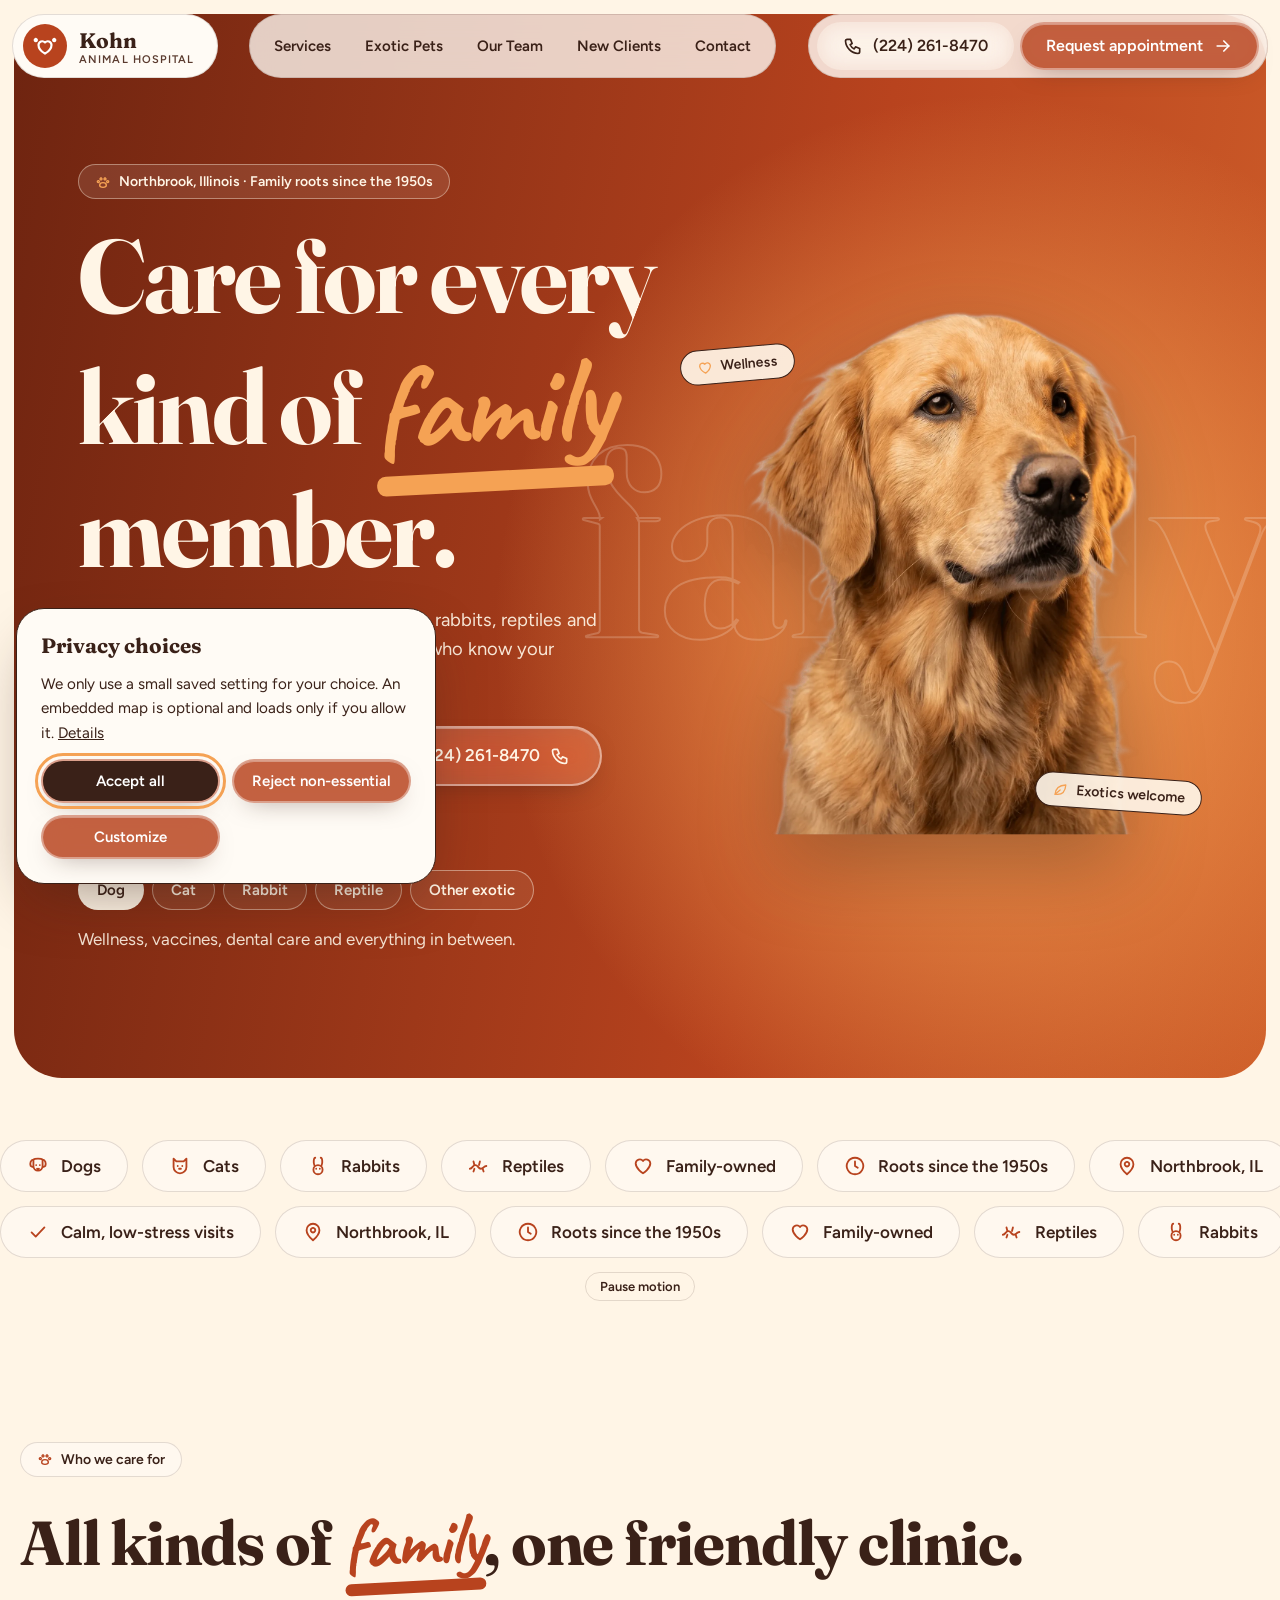
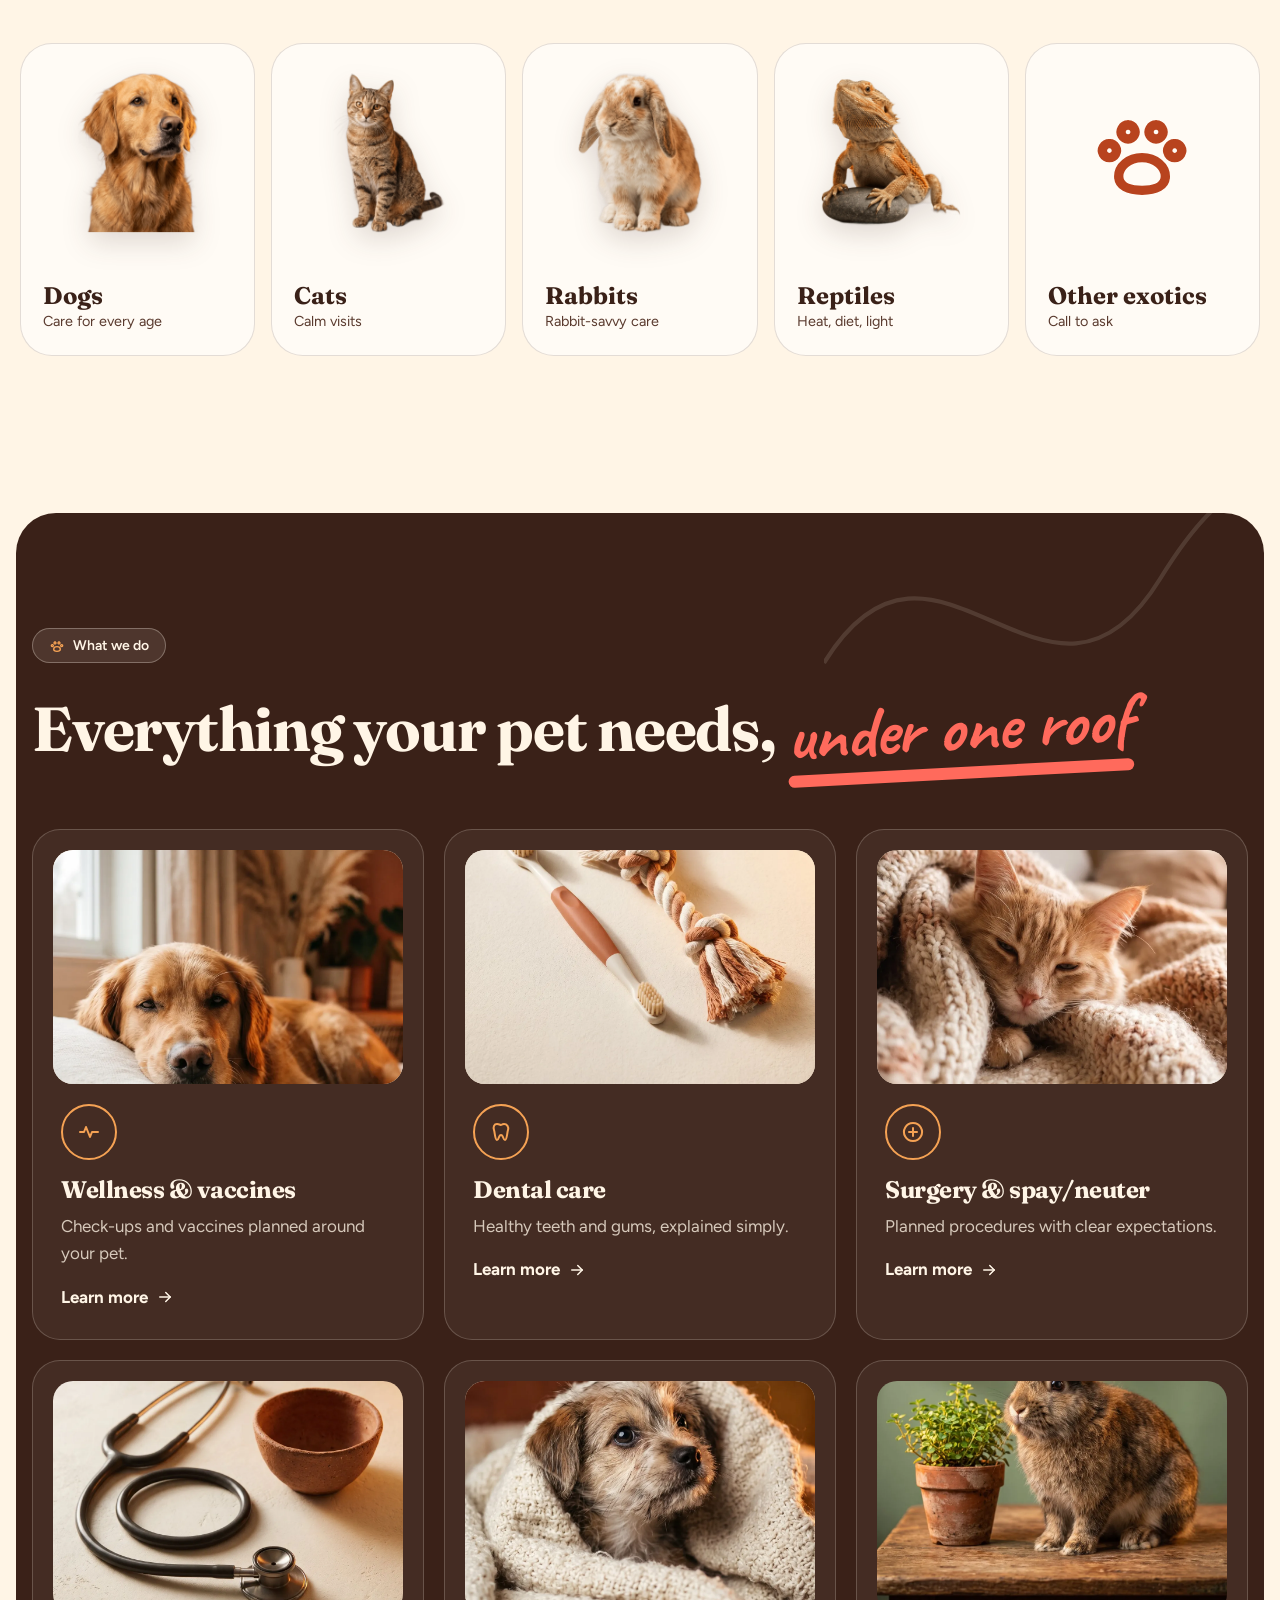
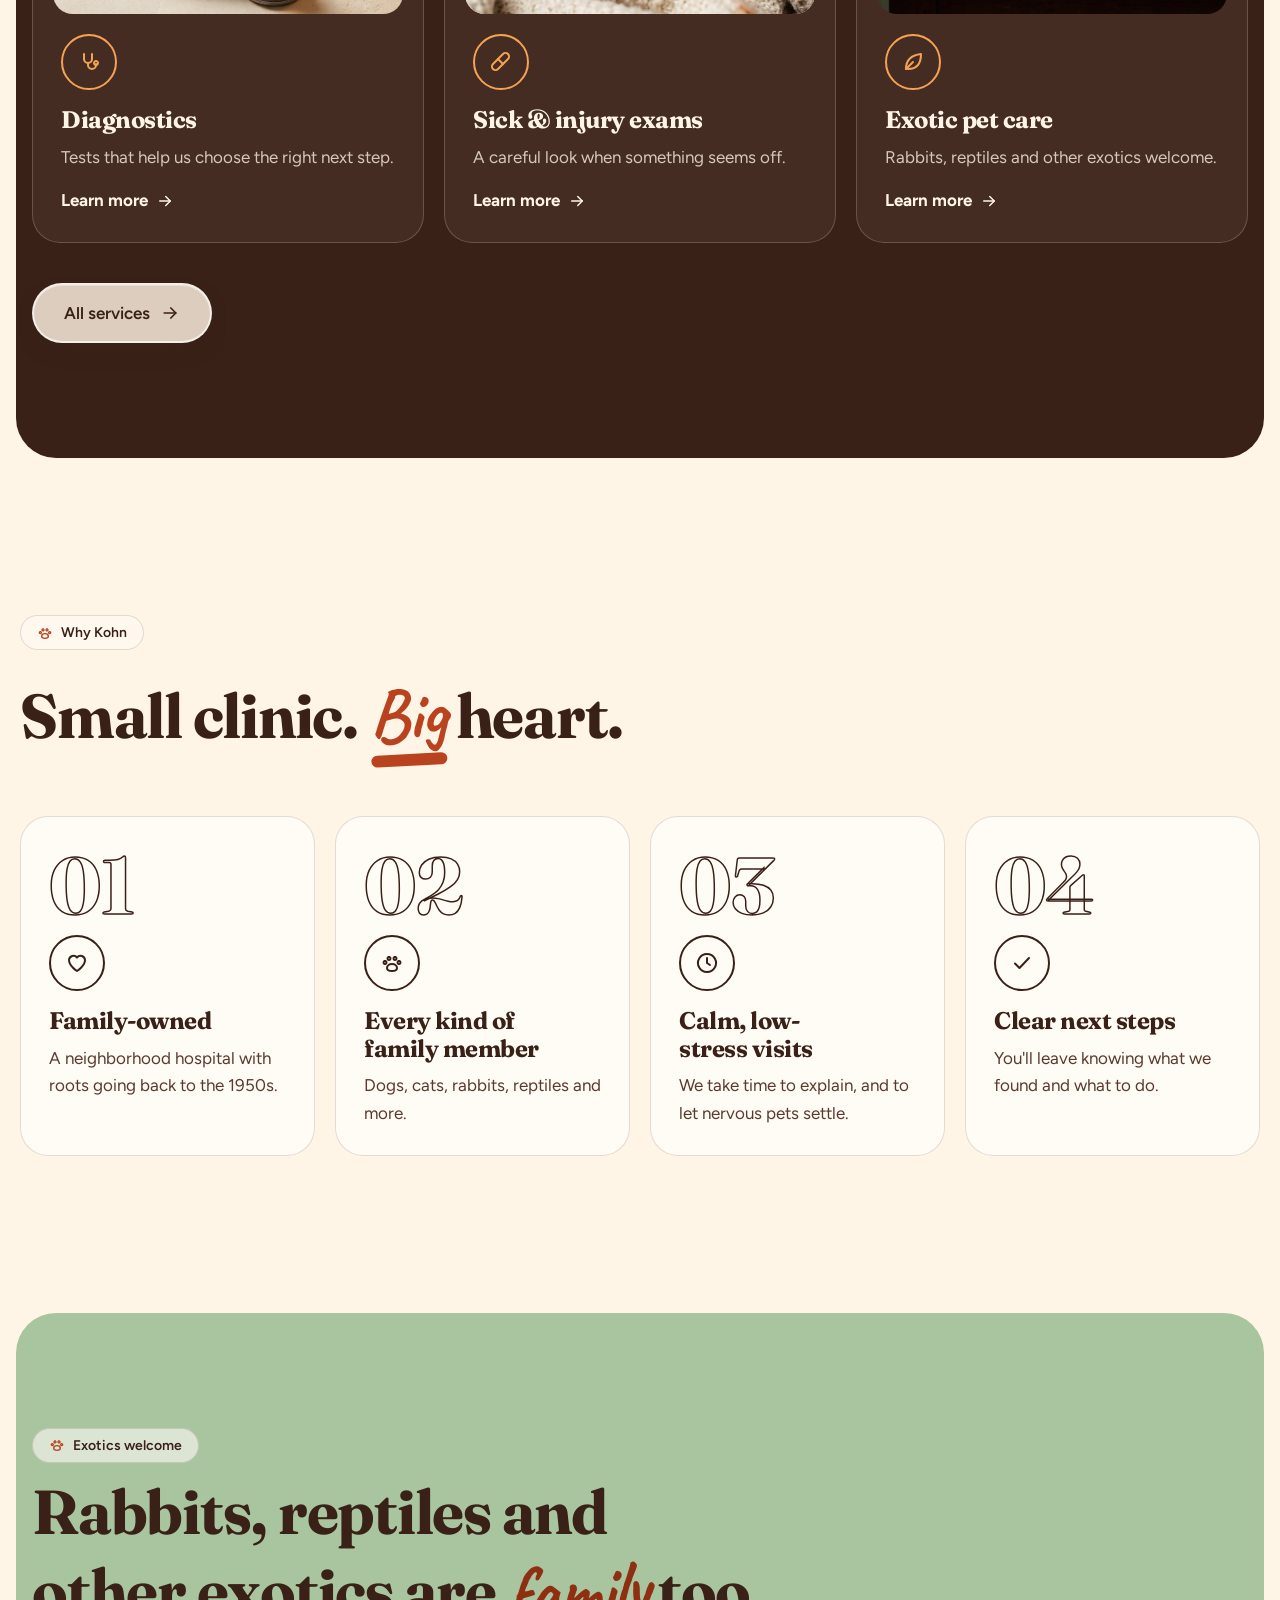
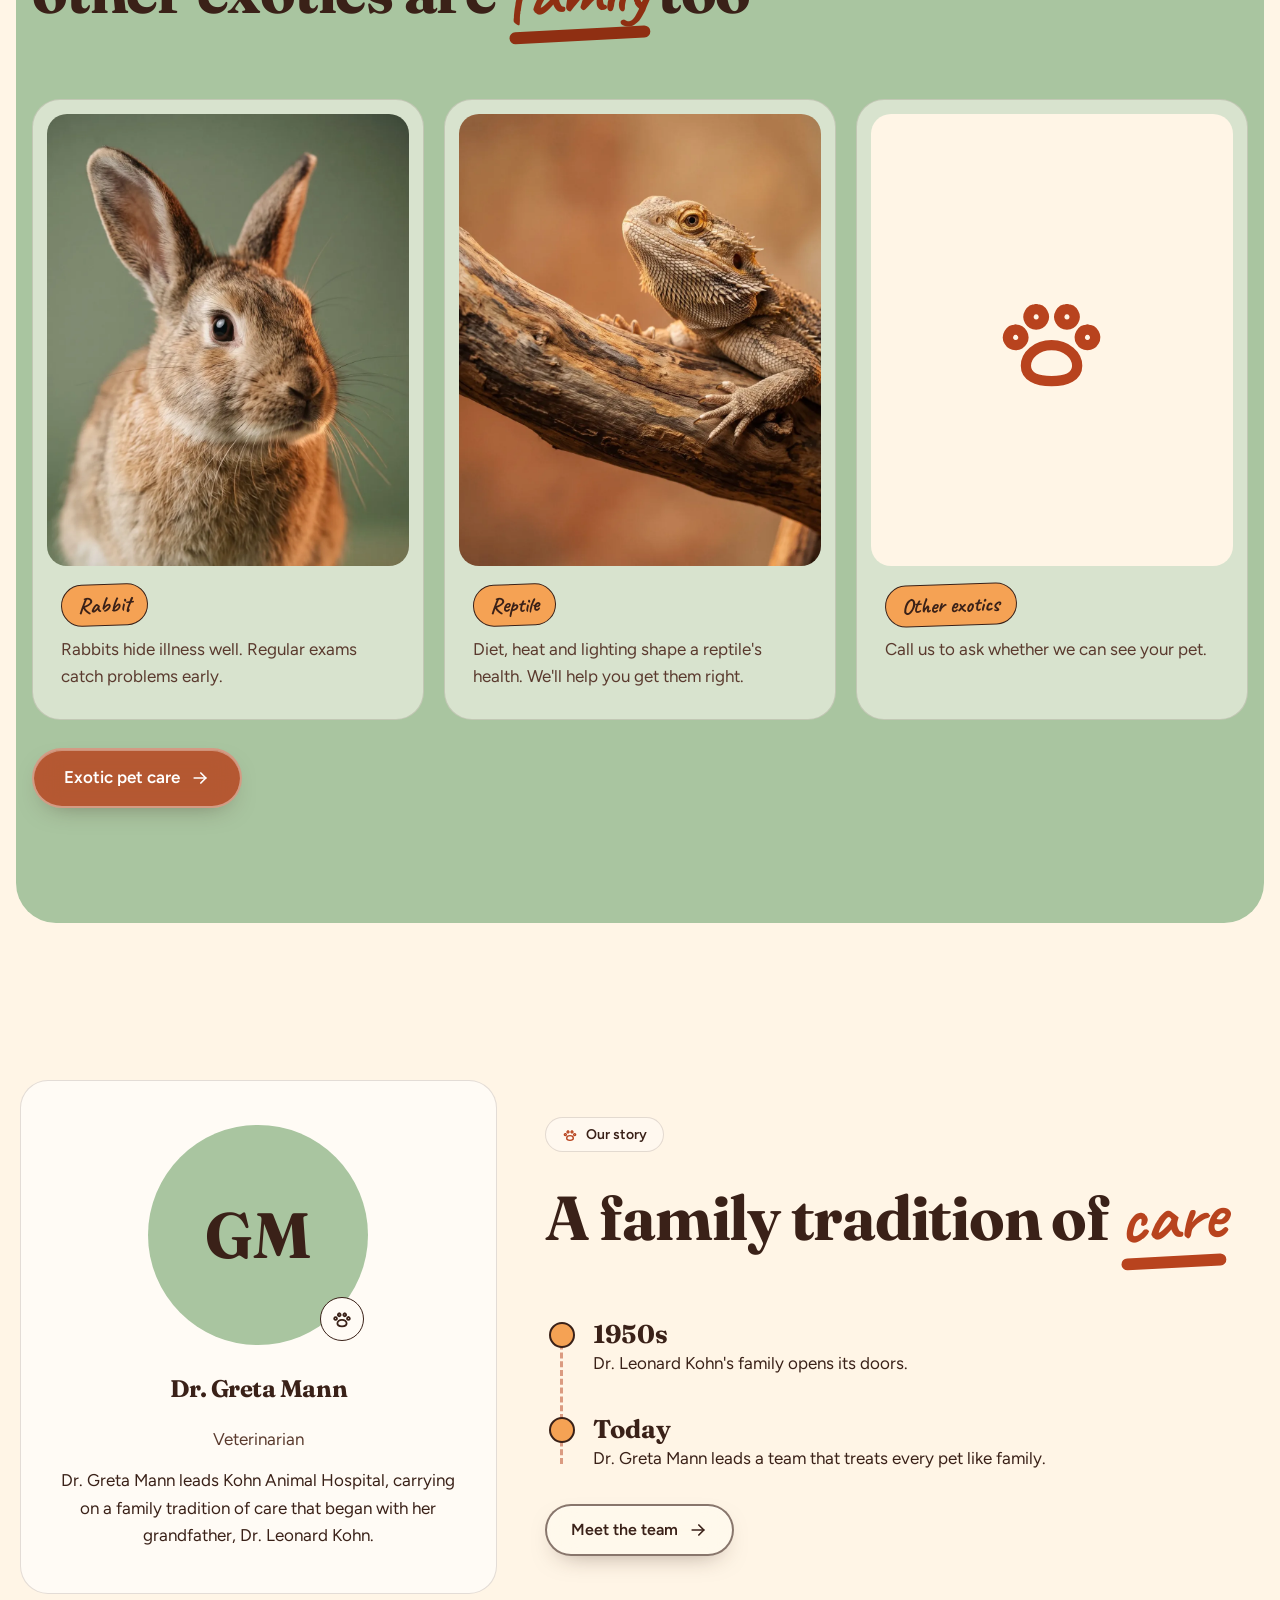
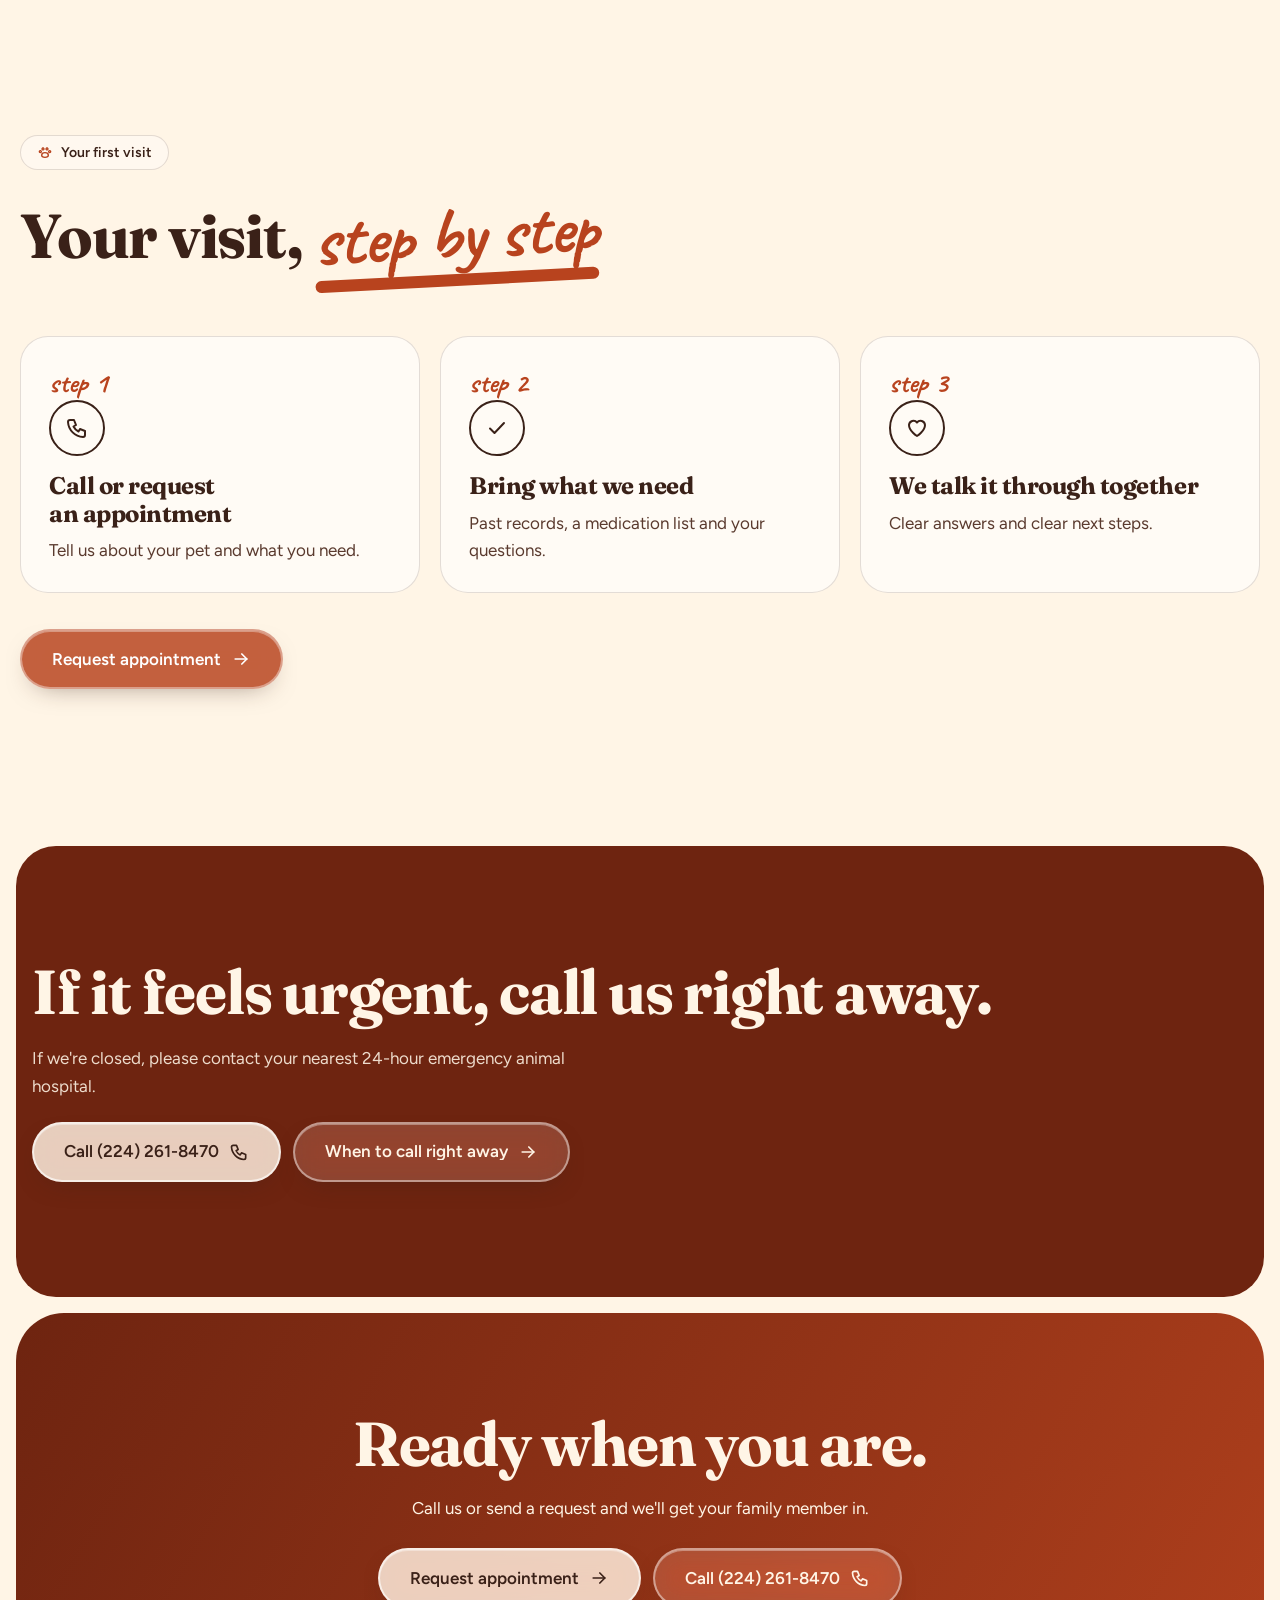
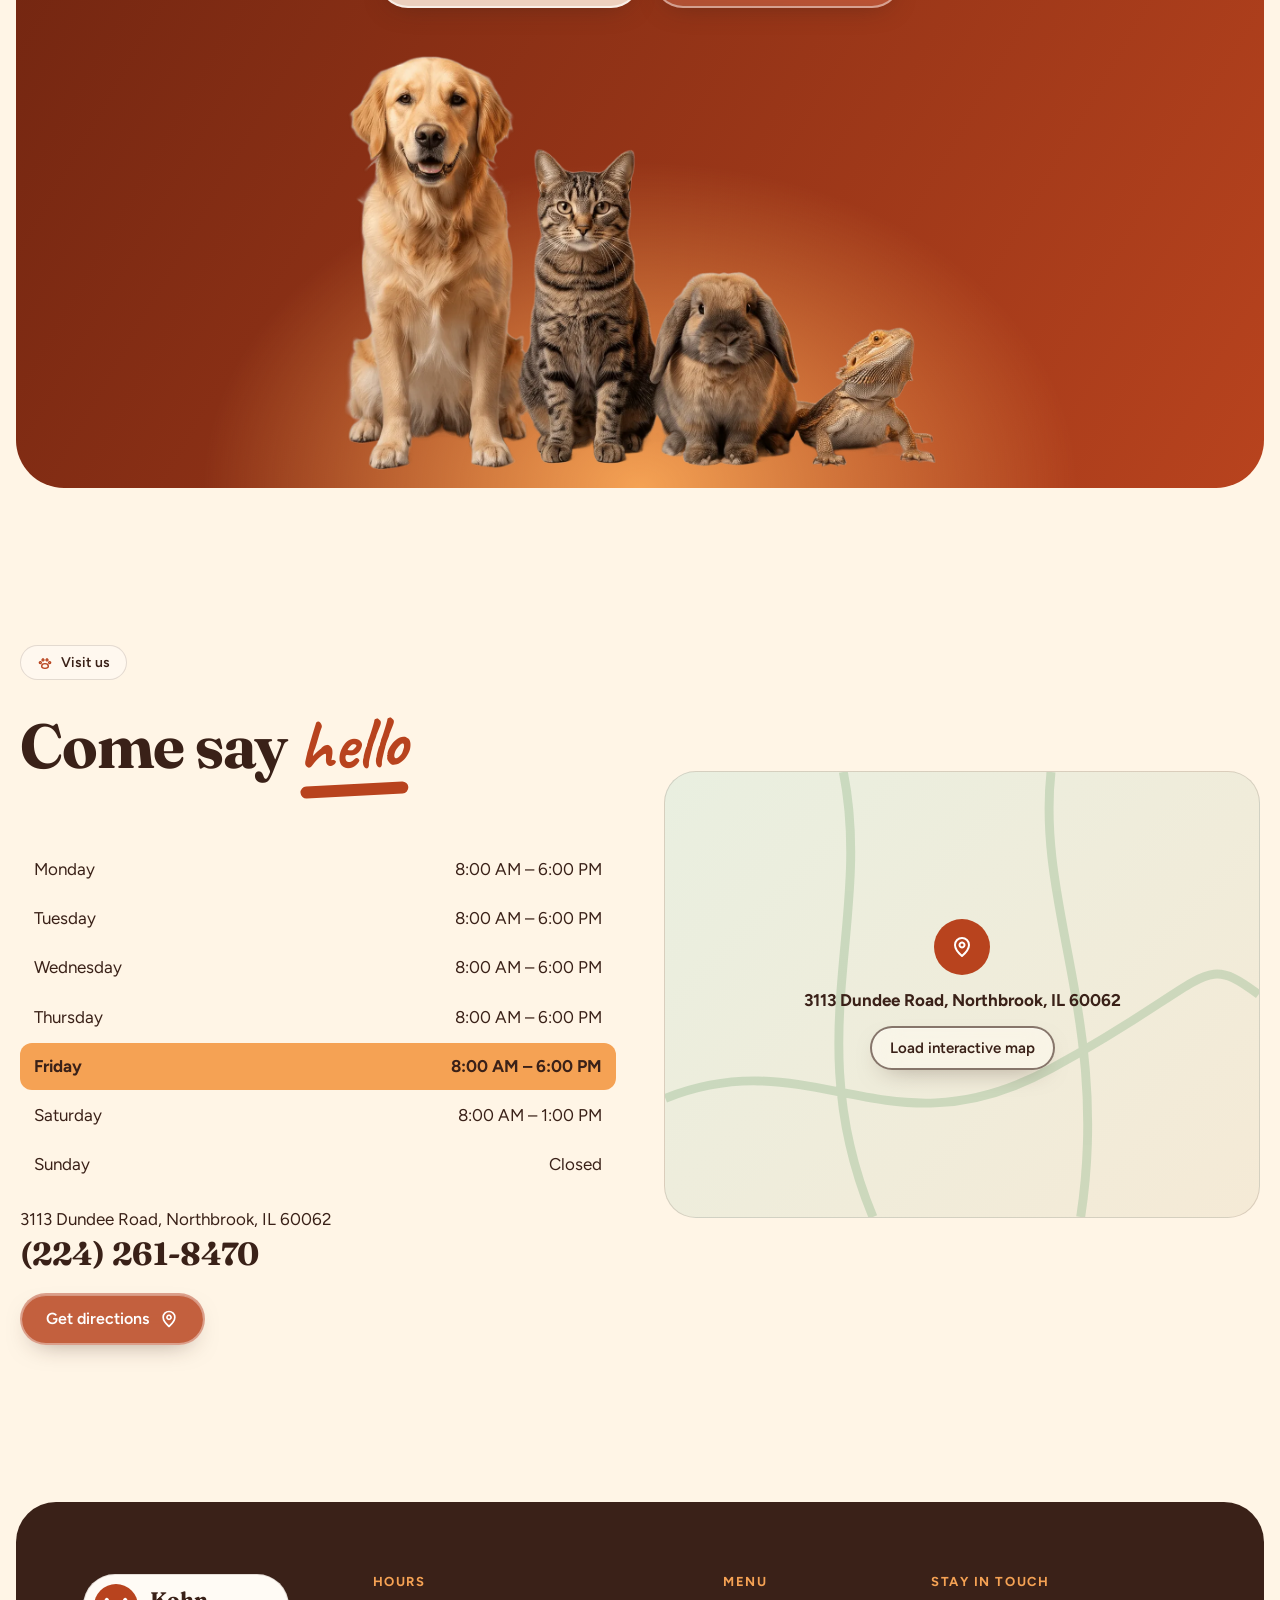
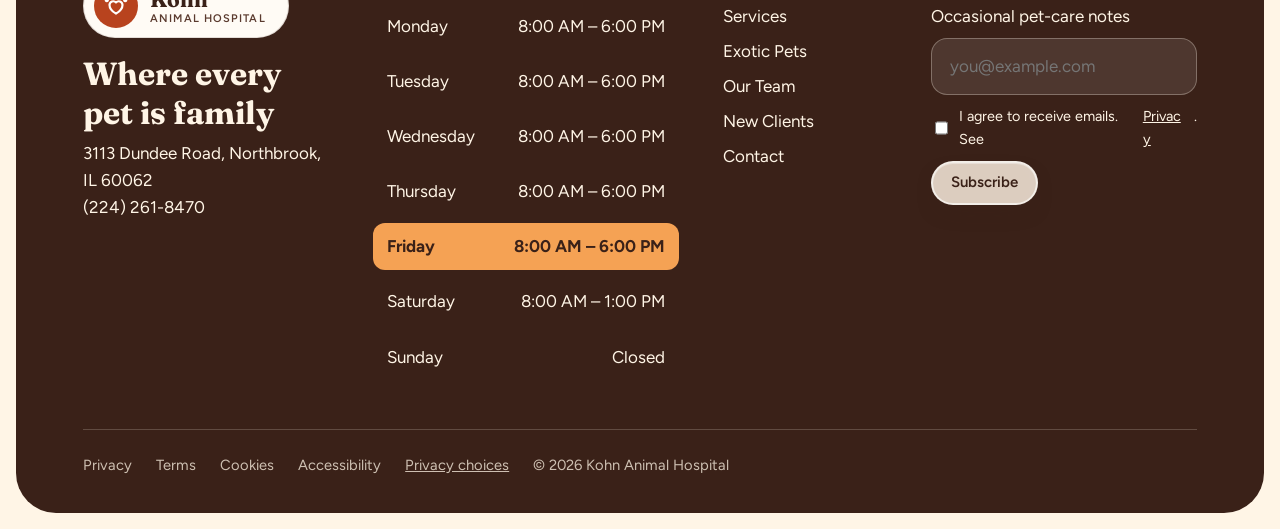
<file: index.html>
<!doctype html><html lang="en"><head><meta charset="utf-8"><meta name="viewport" content="width=device-width,initial-scale=1"><title>Kohn Animal Hospital | Veterinarian in Northbrook, IL</title><meta name="description" content="Family-run veterinary care in Northbrook, Illinois for dogs, cats, rabbits, reptiles and other exotic pets. Call (224) 261-8470 or request an appointment online."><link rel="canonical" href="https://www.kohnanimalhospital.com/"><meta name="theme-color" content="#B8431E"><meta property="og:title" content="Kohn Animal Hospital | Veterinarian in Northbrook, IL"><meta property="og:description" content="Family-run veterinary care in Northbrook, Illinois for dogs, cats, rabbits, reptiles and other exotic pets. Call (224) 261-8470 or request an appointment online."><meta property="og:type" content="website"><meta property="og:url" content="https://www.kohnanimalhospital.com/"><meta name="twitter:card" content="summary"><link rel="icon" href="/favicon.svg" type="image/svg+xml">
<link rel="preconnect" href="https://fonts.googleapis.com"><link rel="preconnect" href="https://fonts.gstatic.com" crossorigin><link rel="stylesheet" href="https://fonts.googleapis.com/css2?family=Caveat:wght@700&family=Figtree:wght@400;600;700&family=Fraunces:opsz,wght@9..144,600;9..144,700&display=swap"><link rel="stylesheet" href="/assets/style.css"><script>document.documentElement.classList.add('js')</script><script type="application/ld+json">{"@context": "https://schema.org", "@type": "VeterinaryCare", "name": "Kohn Animal Hospital", "telephone": "+12242618470", "url": "https://www.kohnanimalhospital.com", "address": {"@type": "PostalAddress", "streetAddress": "3113 Dundee Road", "addressLocality": "Northbrook", "addressRegion": "IL", "postalCode": "60062", "addressCountry": "US"}, "openingHoursSpecification": [{"@type": "OpeningHoursSpecification", "dayOfWeek": ["Monday", "Tuesday", "Wednesday", "Thursday", "Friday"], "opens": "08:00", "closes": "18:00"}, {"@type": "OpeningHoursSpecification", "dayOfWeek": "Saturday", "opens": "08:00", "closes": "13:00"}]}</script><style>@view-transition{navigation:auto}</style></head><body><a class="skip" href="#main">Skip to content</a>
<header class="site-header" data-header><div class="bar"><a class="brand" href="/" aria-label="Kohn Animal Hospital, home"><span class="brand-mark" aria-hidden="true"><svg class="icon" aria-hidden="true" style="width:26px;height:26px"><use href="/assets/icons.svg#pawheart"/></svg></span><span class="brand-text"><b>Kohn</b><span>Animal Hospital</span></span></a><nav class="nav" aria-label="Primary"><a href="/services/">Services</a><a href="/exotic-pets/">Exotic Pets</a><a href="/team/">Our Team</a><a href="/new-clients/">New Clients</a><a href="/contact/">Contact</a></nav>
<div class="actions"><span class="status" data-open-status><i class="dot"></i><span>Open now · until 6 PM</span></span><a class="btn btn--secondary btn--md btn--phone" href="tel:+12242618470" aria-label="Call (224) 261-8470" style="background:var(--paper)"><svg class="icon" aria-hidden="true"><use href="/assets/icons.svg#phone"/></svg><span class="btn__label"><span>(224) 261-8470</span><span aria-hidden="true">(224) 261-8470</span></span></a><a class="btn btn--primary btn--md btn--cta" href="/contact/"><span class="btn__label"><span>Request<span class="long"> appointment</span></span><span aria-hidden="true">Request<span class="long"> appointment</span></span></span><svg class="icon" aria-hidden="true"><use href="/assets/icons.svg#arrow"/></svg></a><button class="burger" aria-label="Open menu" aria-expanded="false" type="button"><svg class="icon" aria-hidden="true"><use href="/assets/icons.svg#menu"/></svg></button></div></div></header>
<div class="mmenu"><a class="l" style="--i:0" href="/services/">Services</a><a class="l" style="--i:1" href="/exotic-pets/">Exotic Pets</a><a class="l" style="--i:2" href="/team/">Our Team</a><a class="l" style="--i:3" href="/new-clients/">New Clients</a><a class="l" style="--i:4" href="/contact/">Contact</a><div class="row" style="margin-top:auto"><a class="btn btn--light btn--lg " href="tel:+12242618470"><span class="btn__label"><span>Call (224) 261-8470</span><span aria-hidden="true">Call (224) 261-8470</span></span><svg class="icon" aria-hidden="true"><use href="/assets/icons.svg#phone"/></svg></a></div></div>
<main id="main"><section class="hero" data-hero><span class="giant" aria-hidden="true" data-depth="-36">family</span><div class="hero-copy"><span class="pill"><svg class="icon" aria-hidden="true"><use href="/assets/icons.svg#paw"/></svg>Northbrook, Illinois · Family roots since the 1950s</span><h1>Care for every kind of <span class="hand">family</span> member.</h1><p class="sub">A family-run animal hospital for dogs, cats, rabbits, reptiles and more. Calm, low-stress visits from people who know your neighborhood.</p><div class="row"><a class="btn btn--light btn--lg " href="/contact/"><span class="btn__label"><span>Request appointment</span><span aria-hidden="true">Request appointment</span></span><svg class="icon" aria-hidden="true"><use href="/assets/icons.svg#arrow"/></svg></a><a class="btn btn--glass btn--lg " href="tel:+12242618470"><span class="btn__label"><span>Call (224) 261-8470</span><span aria-hidden="true">Call (224) 261-8470</span></span><svg class="icon" aria-hidden="true"><use href="/assets/icons.svg#phone"/></svg></a><span class="status" data-open-status style="background:rgb(255 245 230/.92);color:var(--cocoa)"><i class="dot"></i><span>Open now</span></span></div><div class="sel" role="group" aria-label="Choose your pet"><button type="button" data-pet="dog" data-cap="Wellness, vaccines, dental care and everything in between." aria-pressed="true">Dog</button><button type="button" data-pet="cat" data-cap="Calm, low-stress visits for cats of every temperament." aria-pressed="false">Cat</button><button type="button" data-pet="rabbit" data-cap="Rabbits need rabbit-savvy care. You're in the right place." aria-pressed="false">Rabbit</button><button type="button" data-pet="reptile" data-cap="Scales, shells and heat lamps. We speak reptile." aria-pressed="false">Reptile</button><button type="button" data-pet="other" data-cap="Not sure we see your pet? Call us and we'll tell you." aria-pressed="false">Other exotic</button></div><p class="cap" aria-live="polite">Wellness, vaccines, dental care and everything in between.</p></div>
<div class="stage" data-depth="30"><img src="/img/hero-dog-cutout.webp" width="1400" height="1600" alt="A dog portrait" class="on" style="--pos:50% 50%" fetchpriority="high" data-pet="dog"><img src="/img/hero-cat-cutout.webp" width="1400" height="1600" alt="A cat portrait" class="" style="--pos:50% 50%" loading="lazy" data-pet="cat"><img src="/img/hero-rabbit-cutout.webp" width="1400" height="1600" alt="A rabbit portrait" class="" style="--pos:50% 50%" loading="lazy" data-pet="rabbit"><img src="/img/hero-reptile-cutout.webp" width="1400" height="1600" alt="A reptile portrait" class="" style="--pos:50% 50%" loading="lazy" data-pet="reptile"><div class="alt" data-pet="other"><svg class="icon" aria-hidden="true"><use href="/assets/icons.svg#paw"/></svg>Not sure we see your pet?<br>Call us and we'll tell you.</div><span class="float" style="--r:-5deg;top:12%;left:0"><span class="pill"><svg class="icon" aria-hidden="true"><use href="/assets/icons.svg#heart"/></svg>Wellness</span></span><span class="float" style="--r:4deg;bottom:10%;right:0;animation-delay:-2s"><span class="pill"><svg class="icon" aria-hidden="true"><use href="/assets/icons.svg#leaf"/></svg>Exotics welcome</span></span></div></section><div><div class="marq" aria-label="Family-owned, roots since the 1950s, dogs, cats, rabbits, reptiles, Northbrook IL, calm low-stress visits"><div class="track"><span class="pill"><svg class="icon" aria-hidden="true"><use href="/assets/icons.svg#dog"/></svg>Dogs</span><span class="pill"><svg class="icon" aria-hidden="true"><use href="/assets/icons.svg#cat"/></svg>Cats</span><span class="pill"><svg class="icon" aria-hidden="true"><use href="/assets/icons.svg#rabbit"/></svg>Rabbits</span><span class="pill"><svg class="icon" aria-hidden="true"><use href="/assets/icons.svg#lizard"/></svg>Reptiles</span><span class="pill"><svg class="icon" aria-hidden="true"><use href="/assets/icons.svg#heart"/></svg>Family-owned</span><span class="pill"><svg class="icon" aria-hidden="true"><use href="/assets/icons.svg#clock"/></svg>Roots since the 1950s</span><span class="pill"><svg class="icon" aria-hidden="true"><use href="/assets/icons.svg#pin"/></svg>Northbrook, IL</span><span class="pill"><svg class="icon" aria-hidden="true"><use href="/assets/icons.svg#check"/></svg>Calm, low-stress visits</span><span class="pill"><svg class="icon" aria-hidden="true"><use href="/assets/icons.svg#dog"/></svg>Dogs</span><span class="pill"><svg class="icon" aria-hidden="true"><use href="/assets/icons.svg#cat"/></svg>Cats</span><span class="pill"><svg class="icon" aria-hidden="true"><use href="/assets/icons.svg#rabbit"/></svg>Rabbits</span><span class="pill"><svg class="icon" aria-hidden="true"><use href="/assets/icons.svg#lizard"/></svg>Reptiles</span><span class="pill"><svg class="icon" aria-hidden="true"><use href="/assets/icons.svg#heart"/></svg>Family-owned</span><span class="pill"><svg class="icon" aria-hidden="true"><use href="/assets/icons.svg#clock"/></svg>Roots since the 1950s</span><span class="pill"><svg class="icon" aria-hidden="true"><use href="/assets/icons.svg#pin"/></svg>Northbrook, IL</span><span class="pill"><svg class="icon" aria-hidden="true"><use href="/assets/icons.svg#check"/></svg>Calm, low-stress visits</span><span class="pill"><svg class="icon" aria-hidden="true"><use href="/assets/icons.svg#dog"/></svg>Dogs</span><span class="pill"><svg class="icon" aria-hidden="true"><use href="/assets/icons.svg#cat"/></svg>Cats</span><span class="pill"><svg class="icon" aria-hidden="true"><use href="/assets/icons.svg#rabbit"/></svg>Rabbits</span><span class="pill"><svg class="icon" aria-hidden="true"><use href="/assets/icons.svg#lizard"/></svg>Reptiles</span><span class="pill"><svg class="icon" aria-hidden="true"><use href="/assets/icons.svg#heart"/></svg>Family-owned</span><span class="pill"><svg class="icon" aria-hidden="true"><use href="/assets/icons.svg#clock"/></svg>Roots since the 1950s</span><span class="pill"><svg class="icon" aria-hidden="true"><use href="/assets/icons.svg#pin"/></svg>Northbrook, IL</span><span class="pill"><svg class="icon" aria-hidden="true"><use href="/assets/icons.svg#check"/></svg>Calm, low-stress visits</span><span class="pill"><svg class="icon" aria-hidden="true"><use href="/assets/icons.svg#dog"/></svg>Dogs</span><span class="pill"><svg class="icon" aria-hidden="true"><use href="/assets/icons.svg#cat"/></svg>Cats</span><span class="pill"><svg class="icon" aria-hidden="true"><use href="/assets/icons.svg#rabbit"/></svg>Rabbits</span><span class="pill"><svg class="icon" aria-hidden="true"><use href="/assets/icons.svg#lizard"/></svg>Reptiles</span><span class="pill"><svg class="icon" aria-hidden="true"><use href="/assets/icons.svg#heart"/></svg>Family-owned</span><span class="pill"><svg class="icon" aria-hidden="true"><use href="/assets/icons.svg#clock"/></svg>Roots since the 1950s</span><span class="pill"><svg class="icon" aria-hidden="true"><use href="/assets/icons.svg#pin"/></svg>Northbrook, IL</span><span class="pill"><svg class="icon" aria-hidden="true"><use href="/assets/icons.svg#check"/></svg>Calm, low-stress visits</span></div><div class="track rev"><span class="pill"><svg class="icon" aria-hidden="true"><use href="/assets/icons.svg#check"/></svg>Calm, low-stress visits</span><span class="pill"><svg class="icon" aria-hidden="true"><use href="/assets/icons.svg#pin"/></svg>Northbrook, IL</span><span class="pill"><svg class="icon" aria-hidden="true"><use href="/assets/icons.svg#clock"/></svg>Roots since the 1950s</span><span class="pill"><svg class="icon" aria-hidden="true"><use href="/assets/icons.svg#heart"/></svg>Family-owned</span><span class="pill"><svg class="icon" aria-hidden="true"><use href="/assets/icons.svg#lizard"/></svg>Reptiles</span><span class="pill"><svg class="icon" aria-hidden="true"><use href="/assets/icons.svg#rabbit"/></svg>Rabbits</span><span class="pill"><svg class="icon" aria-hidden="true"><use href="/assets/icons.svg#cat"/></svg>Cats</span><span class="pill"><svg class="icon" aria-hidden="true"><use href="/assets/icons.svg#dog"/></svg>Dogs</span><span class="pill"><svg class="icon" aria-hidden="true"><use href="/assets/icons.svg#check"/></svg>Calm, low-stress visits</span><span class="pill"><svg class="icon" aria-hidden="true"><use href="/assets/icons.svg#pin"/></svg>Northbrook, IL</span><span class="pill"><svg class="icon" aria-hidden="true"><use href="/assets/icons.svg#clock"/></svg>Roots since the 1950s</span><span class="pill"><svg class="icon" aria-hidden="true"><use href="/assets/icons.svg#heart"/></svg>Family-owned</span><span class="pill"><svg class="icon" aria-hidden="true"><use href="/assets/icons.svg#lizard"/></svg>Reptiles</span><span class="pill"><svg class="icon" aria-hidden="true"><use href="/assets/icons.svg#rabbit"/></svg>Rabbits</span><span class="pill"><svg class="icon" aria-hidden="true"><use href="/assets/icons.svg#cat"/></svg>Cats</span><span class="pill"><svg class="icon" aria-hidden="true"><use href="/assets/icons.svg#dog"/></svg>Dogs</span><span class="pill"><svg class="icon" aria-hidden="true"><use href="/assets/icons.svg#check"/></svg>Calm, low-stress visits</span><span class="pill"><svg class="icon" aria-hidden="true"><use href="/assets/icons.svg#pin"/></svg>Northbrook, IL</span><span class="pill"><svg class="icon" aria-hidden="true"><use href="/assets/icons.svg#clock"/></svg>Roots since the 1950s</span><span class="pill"><svg class="icon" aria-hidden="true"><use href="/assets/icons.svg#heart"/></svg>Family-owned</span><span class="pill"><svg class="icon" aria-hidden="true"><use href="/assets/icons.svg#lizard"/></svg>Reptiles</span><span class="pill"><svg class="icon" aria-hidden="true"><use href="/assets/icons.svg#rabbit"/></svg>Rabbits</span><span class="pill"><svg class="icon" aria-hidden="true"><use href="/assets/icons.svg#cat"/></svg>Cats</span><span class="pill"><svg class="icon" aria-hidden="true"><use href="/assets/icons.svg#dog"/></svg>Dogs</span><span class="pill"><svg class="icon" aria-hidden="true"><use href="/assets/icons.svg#check"/></svg>Calm, low-stress visits</span><span class="pill"><svg class="icon" aria-hidden="true"><use href="/assets/icons.svg#pin"/></svg>Northbrook, IL</span><span class="pill"><svg class="icon" aria-hidden="true"><use href="/assets/icons.svg#clock"/></svg>Roots since the 1950s</span><span class="pill"><svg class="icon" aria-hidden="true"><use href="/assets/icons.svg#heart"/></svg>Family-owned</span><span class="pill"><svg class="icon" aria-hidden="true"><use href="/assets/icons.svg#lizard"/></svg>Reptiles</span><span class="pill"><svg class="icon" aria-hidden="true"><use href="/assets/icons.svg#rabbit"/></svg>Rabbits</span><span class="pill"><svg class="icon" aria-hidden="true"><use href="/assets/icons.svg#cat"/></svg>Cats</span><span class="pill"><svg class="icon" aria-hidden="true"><use href="/assets/icons.svg#dog"/></svg>Dogs</span></div></div><button class="pause" type="button" aria-pressed="false">Pause motion</button></div><section class="sec"><div class="wrap"><div class="head rv"><span class="pill"><svg class="icon" aria-hidden="true"><use href="/assets/icons.svg#paw"/></svg>Who we care for</span><h2>All kinds of <span class='hand'>family</span>, one friendly clinic.</h2></div><div class="tiles"><a class="tile rv" href="/services/"><img src="/img/hero-dog-cutout.webp" width="1400" height="1600" alt="A dog" class="" style="--pos:50% 50%" loading="lazy" ><b>Dogs</b><span>Care for every age</span></a><a class="tile rv" href="/services/"><img src="/img/hero-cat-cutout.webp" width="1400" height="1600" alt="A cat" class="" style="--pos:50% 50%" loading="lazy" ><b>Cats</b><span>Calm visits</span></a><a class="tile rv" href="/exotic-pets/"><img src="/img/hero-rabbit-cutout.webp" width="1400" height="1600" alt="A rabbit" class="" style="--pos:50% 50%" loading="lazy" ><b>Rabbits</b><span>Rabbit-savvy care</span></a><a class="tile rv" href="/exotic-pets/"><img src="/img/hero-reptile-cutout.webp" width="1400" height="1600" alt="A reptile" class="" style="--pos:50% 50%" loading="lazy" ><b>Reptiles</b><span>Heat, diet, light</span></a><a class="tile rv" href="/exotic-pets/"><span class="oth"><svg class="icon" aria-hidden="true"><use href="/assets/icons.svg#paw"/></svg></span><b>Other exotics</b><span>Call to ask</span></a></div></div></section><section class="box dark"><svg class="swirl" viewBox="0 0 400 200" aria-hidden="true"><path d="M0 150C80 20 160 220 240 90S360 40 400 100"/></svg><div class="wrap"><div class="head rv"><span class="pill"><svg class="icon" aria-hidden="true"><use href="/assets/icons.svg#paw"/></svg>What we do</span><h2>Everything your pet needs, <span class='hand'>under one roof</span></h2></div><div class="grid g3"><a class="card rv" href="/services/"><div class="thumb"><img src="/img/service-wellness.webp" width="1200" height="800" alt="Wellness & vaccines" class="" style="--pos:62% 82%" loading="lazy" ></div><span class="badge"><svg class="icon" aria-hidden="true"><use href="/assets/icons.svg#pulse"/></svg></span><h3>Wellness & vaccines</h3><p>Check-ups and vaccines planned around your pet.</p><span class="more">Learn more <svg class="icon" aria-hidden="true"><use href="/assets/icons.svg#arrow"/></svg></span></a><a class="card rv" href="/services/"><div class="thumb"><img src="/img/article-dental.webp" width="1200" height="800" alt="Dental care" class="" style="--pos:62% 55%" loading="lazy" ></div><span class="badge"><svg class="icon" aria-hidden="true"><use href="/assets/icons.svg#tooth"/></svg></span><h3>Dental care</h3><p>Healthy teeth and gums, explained simply.</p><span class="more">Learn more <svg class="icon" aria-hidden="true"><use href="/assets/icons.svg#arrow"/></svg></span></a><a class="card rv" href="/services/"><div class="thumb"><img src="/img/service-surgery.webp" width="1200" height="800" alt="Surgery & spay/neuter" class="" style="--pos:62% 45%" loading="lazy" ></div><span class="badge"><svg class="icon" aria-hidden="true"><use href="/assets/icons.svg#plusc"/></svg></span><h3>Surgery & spay/neuter</h3><p>Planned procedures with clear expectations.</p><span class="more">Learn more <svg class="icon" aria-hidden="true"><use href="/assets/icons.svg#arrow"/></svg></span></a><a class="card rv" href="/services/"><div class="thumb"><img src="/img/service-diagnostics.webp" width="1200" height="800" alt="Diagnostics" class="" style="--pos:50% 50%" loading="lazy" ></div><span class="badge"><svg class="icon" aria-hidden="true"><use href="/assets/icons.svg#scope"/></svg></span><h3>Diagnostics</h3><p>Tests that help us choose the right next step.</p><span class="more">Learn more <svg class="icon" aria-hidden="true"><use href="/assets/icons.svg#arrow"/></svg></span></a><a class="card rv" href="/services/"><div class="thumb"><img src="/img/service-sick.webp" width="1200" height="800" alt="Sick & injury exams" class="" style="--pos:62% 50%" loading="lazy" ></div><span class="badge"><svg class="icon" aria-hidden="true"><use href="/assets/icons.svg#bandage"/></svg></span><h3>Sick & injury exams</h3><p>A careful look when something seems off.</p><span class="more">Learn more <svg class="icon" aria-hidden="true"><use href="/assets/icons.svg#arrow"/></svg></span></a><a class="card rv" href="/exotic-pets/"><div class="thumb"><img src="/img/service-exotic.webp" width="1200" height="800" alt="Exotic pet care" class="" style="--pos:50% 50%" loading="lazy" ></div><span class="badge"><svg class="icon" aria-hidden="true"><use href="/assets/icons.svg#leaf"/></svg></span><h3>Exotic pet care</h3><p>Rabbits, reptiles and other exotics welcome.</p><span class="more">Learn more <svg class="icon" aria-hidden="true"><use href="/assets/icons.svg#arrow"/></svg></span></a></div><div class="row" style="margin-top:40px"><a class="btn btn--light btn--lg " href="/services/"><span class="btn__label"><span>All services</span><span aria-hidden="true">All services</span></span><svg class="icon" aria-hidden="true"><use href="/assets/icons.svg#arrow"/></svg></a></div></div></section><section class="sec"><div class="wrap"><div class="head rv"><span class="pill"><svg class="icon" aria-hidden="true"><use href="/assets/icons.svg#paw"/></svg>Why Kohn</span><h2>Small clinic. <span class='hand'>Big</span> heart.</h2></div><div class="grid"><div class="card rv"><span class="num">01</span><span class="badge"><svg class="icon" aria-hidden="true"><use href="/assets/icons.svg#heart"/></svg></span><h3>Family-owned</h3><p>A neighborhood hospital with roots going back to the 1950s.</p></div><div class="card rv"><span class="num">02</span><span class="badge"><svg class="icon" aria-hidden="true"><use href="/assets/icons.svg#paw"/></svg></span><h3>Every kind of family member</h3><p>Dogs, cats, rabbits, reptiles and more.</p></div><div class="card rv"><span class="num">03</span><span class="badge"><svg class="icon" aria-hidden="true"><use href="/assets/icons.svg#clock"/></svg></span><h3>Calm, low-stress visits</h3><p>We take time to explain, and to let nervous pets settle.</p></div><div class="card rv"><span class="num">04</span><span class="badge"><svg class="icon" aria-hidden="true"><use href="/assets/icons.svg#check"/></svg></span><h3>Clear next steps</h3><p>You'll leave knowing what we found and what to do.</p></div></div></div></section><section class="box sage"><div class="wrap"><div class="head rv"><span class="pill"><svg class="icon" aria-hidden="true"><use href="/assets/icons.svg#paw"/></svg>Exotics welcome</span><h2>Rabbits, reptiles and other exotics are <span class='hand' style='color:var(--rust-dark)'>family</span> too</h2></div><div class="scroll" tabindex="0" aria-label="Exotic pets"><div class="card rv"><div class="thumb"><img src="/img/exotics-rabbit.webp" width="1000" height="1250" alt="A rabbit" class="" style="--pos:50% 50%" loading="lazy" ></div><span class="sticker">Rabbit</span><p>Rabbits hide illness well. Regular exams catch problems early.</p></div><div class="card rv"><div class="thumb"><img src="/img/exotics-reptile.webp" width="1000" height="1250" alt="A reptile" class="" style="--pos:50% 50%" loading="lazy" ></div><span class="sticker">Reptile</span><p>Diet, heat and lighting shape a reptile's health. We'll help you get them right.</p></div><div class="card rv"><div class="thumb" style="display:grid;place-items:center;background:var(--cream);color:var(--rust)"><svg class="icon" aria-hidden="true"><use href="/assets/icons.svg#paw"/></svg></div><span class="sticker">Other exotics</span><p>Call us to ask whether we can see your pet.</p></div></div><div class="row"><a class="btn btn--primary btn--lg " href="/exotic-pets/"><span class="btn__label"><span>Exotic pet care</span><span aria-hidden="true">Exotic pet care</span></span><svg class="icon" aria-hidden="true"><use href="/assets/icons.svg#arrow"/></svg></a></div></div></section><section class="sec"><div class="wrap split"><div class="card portrait rv"><span class="avatar" style="background:var(--sage)" aria-hidden="true">GM<i><svg class="icon" aria-hidden="true"><use href="/assets/icons.svg#paw"/></svg></i></span><h3>Dr. Greta Mann</h3><p>Veterinarian</p><p style="color:var(--cocoa)">Dr. Greta Mann leads Kohn Animal Hospital, carrying on a family tradition of care that began with her grandfather, Dr. Leonard Kohn.</p></div><div class="rv"><div class="head rv"><span class="pill"><svg class="icon" aria-hidden="true"><use href="/assets/icons.svg#paw"/></svg>Our story</span><h2>A family tradition of <span class='hand'>care</span></h2></div><ol class="tl"><li><b>1950s</b>Dr. Leonard Kohn's family opens its doors.</li><li><b>Today</b>Dr. Greta Mann leads a team that treats every pet like family.</li></ol><div class="row" style="margin-top:32px"><a class="btn btn--secondary btn--md " href="/team/"><span class="btn__label"><span>Meet the team</span><span aria-hidden="true">Meet the team</span></span><svg class="icon" aria-hidden="true"><use href="/assets/icons.svg#arrow"/></svg></a></div></div></div></section><section class="sec" style="padding-top:0"><div class="wrap"><div class="head rv"><span class="pill"><svg class="icon" aria-hidden="true"><use href="/assets/icons.svg#paw"/></svg>Your first visit</span><h2>Your visit, <span class='hand'>step by step</span></h2></div><div class="steps"><div class="card step rv"><span class="n">step 1</span><span class="badge"><svg class="icon" aria-hidden="true"><use href="/assets/icons.svg#phone"/></svg></span><h3>Call or request an appointment</h3><p>Tell us about your pet and what you need.</p></div><div class="card step rv"><span class="n">step 2</span><span class="badge"><svg class="icon" aria-hidden="true"><use href="/assets/icons.svg#check"/></svg></span><h3>Bring what we need</h3><p>Past records, a medication list and your questions.</p></div><div class="card step rv"><span class="n">step 3</span><span class="badge"><svg class="icon" aria-hidden="true"><use href="/assets/icons.svg#heart"/></svg></span><h3>We talk it through together</h3><p>Clear answers and clear next steps.</p></div></div><div class="row" style="margin-top:36px"><a class="btn btn--primary btn--lg " href="/contact/"><span class="btn__label"><span>Request appointment</span><span aria-hidden="true">Request appointment</span></span><svg class="icon" aria-hidden="true"><use href="/assets/icons.svg#arrow"/></svg></a></div></div></section><section class="box deep"><div class="wrap" style="display:grid;gap:22px;justify-items:start"><h2 class="rv">If it feels urgent, call us right away.</h2><p class="rv" style="max-width:52ch;opacity:.88">If we're closed, please contact your nearest 24-hour emergency animal hospital.</p><div class="row rv"><a class="btn btn--light btn--lg " href="tel:+12242618470"><span class="btn__label"><span>Call (224) 261-8470</span><span aria-hidden="true">Call (224) 261-8470</span></span><svg class="icon" aria-hidden="true"><use href="/assets/icons.svg#phone"/></svg></a><a class="btn btn--glass btn--lg " href="/new-clients/#urgent"><span class="btn__label"><span>When to call right away</span><span aria-hidden="true">When to call right away</span></span><svg class="icon" aria-hidden="true"><use href="/assets/icons.svg#arrow"/></svg></a></div></div></section><section class="cta"><h2 class="rv">Ready when you are.</h2><p>Call us or send a request and we'll get your family member in.</p><div class="row"><a class="btn btn--light btn--lg " href="/contact/"><span class="btn__label"><span>Request appointment</span><span aria-hidden="true">Request appointment</span></span><svg class="icon" aria-hidden="true"><use href="/assets/icons.svg#arrow"/></svg></a><a class="btn btn--glass btn--lg " href="tel:+12242618470"><span class="btn__label"><span>Call (224) 261-8470</span><span aria-hidden="true">Call (224) 261-8470</span></span><svg class="icon" aria-hidden="true"><use href="/assets/icons.svg#phone"/></svg></a></div><img src="/img/cta-family-group.webp" width="2000" height="1000" alt="A group of pets together" class="" style="--pos:50% 50%" loading="lazy" ></section><section class="sec"><div class="wrap split even"><div class=rv><div class="head rv"><span class="pill"><svg class="icon" aria-hidden="true"><use href="/assets/icons.svg#paw"/></svg>Visit us</span><h2>Come say <span class='hand'>hello</span></h2></div><ul class=hours><li data-day="1"><span>Monday</span><span>8:00 AM – 6:00 PM</span></li><li data-day="2"><span>Tuesday</span><span>8:00 AM – 6:00 PM</span></li><li data-day="3"><span>Wednesday</span><span>8:00 AM – 6:00 PM</span></li><li data-day="4"><span>Thursday</span><span>8:00 AM – 6:00 PM</span></li><li data-day="5"><span>Friday</span><span>8:00 AM – 6:00 PM</span></li><li data-day="6"><span>Saturday</span><span>8:00 AM – 1:00 PM</span></li><li data-day="0"><span>Sunday</span><span>Closed</span></li></ul><p>3113 Dundee Road, Northbrook, IL 60062<br><a href="tel:+12242618470" style="font:700 2rem var(--fd)">(224) 261-8470</a></p><div class=row style=margin-top:20px><a target=_blank rel='noopener' class="btn btn--primary btn--md " href="https://www.google.com/maps/dir/?api=1&destination=3113+Dundee+Road,+Northbrook,+IL+60062"><span class="btn__label"><span>Get directions</span><span aria-hidden="true">Get directions</span></span><svg class="icon" aria-hidden="true"><use href="/assets/icons.svg#pin"/></svg></a></div></div><div class="map rv"><svg class="bg" viewBox="0 0 400 300" aria-hidden="true"><path d="M0 220C100 180 150 260 260 200S360 120 400 150M120 0C140 100 90 180 140 300M260 0C250 90 300 170 280 300"/></svg><div class="in2"><span class="pin"><svg class="icon" aria-hidden="true"><use href="/assets/icons.svg#pin"/></svg></span><b>3113 Dundee Road, Northbrook, IL 60062</b><button class="btn btn--secondary btn--sm" type="button" data-map><span class="btn__label"><span>Load interactive map</span><span aria-hidden="true">Load interactive map</span></span></button></div></div></div></section></main><footer class="foot"><div class="wrap"><div class="fg"><div><a class="brand" href="/" style="width:max-content;color:var(--cocoa)"><span class="brand-mark"><svg class="icon" aria-hidden="true" style="width:26px;height:26px"><use href="/assets/icons.svg#pawheart"/></svg></span><span class="brand-text"><b>Kohn</b><span>Animal Hospital</span></span></a><p class="tag">Where every pet is family</p><p>3113 Dundee Road, Northbrook, IL 60062<br><a href="tel:+12242618470">(224) 261-8470</a></p></div>
<div><h4>Hours</h4><ul class="hours" style="margin:0"><li data-day="1"><span>Monday</span><span>8:00 AM – 6:00 PM</span></li><li data-day="2"><span>Tuesday</span><span>8:00 AM – 6:00 PM</span></li><li data-day="3"><span>Wednesday</span><span>8:00 AM – 6:00 PM</span></li><li data-day="4"><span>Thursday</span><span>8:00 AM – 6:00 PM</span></li><li data-day="5"><span>Friday</span><span>8:00 AM – 6:00 PM</span></li><li data-day="6"><span>Saturday</span><span>8:00 AM – 1:00 PM</span></li><li data-day="0"><span>Sunday</span><span>Closed</span></li></ul></div><div><h4>Menu</h4><ul><li><a href="/services/">Services</a></li><li><a href="/exotic-pets/">Exotic Pets</a></li><li><a href="/team/">Our Team</a></li><li><a href="/new-clients/">New Clients</a></li><li><a href="/contact/">Contact</a></li></ul></div>
<div><h4>Stay in touch</h4><form data-news novalidate><label for="nl" style="display:block;margin-bottom:8px">Occasional pet-care notes</label><input id="nl" type="email" name="email" placeholder="you@example.com" autocomplete="email"><label style="display:flex;gap:8px;font-size:.9rem;margin-bottom:10px"><input type="checkbox" name="agree" style="width:auto"> I agree to receive emails. See <a href="/privacy/" style="text-decoration:underline">Privacy</a>.</label><button class="btn btn--light btn--sm" type="submit"><span class="btn__label"><span>Subscribe</span><span aria-hidden="true">Subscribe</span></span></button><p class="err" role="status" aria-live="polite" style="color:var(--amber)"></p></form></div></div>
<div class="legal"><a href="/privacy/">Privacy</a><a href="/terms/">Terms</a><a href="/cookies/">Cookies</a><a href="/accessibility/">Accessibility</a><button type="button" data-privacy>Privacy choices</button><span>© 2026 Kohn Animal Hospital</span></div></div></footer><div class="sticky"><a class="btn btn--secondary btn--md " href="tel:+12242618470"><span class="btn__label"><span>Call</span><span aria-hidden="true">Call</span></span><svg class="icon" aria-hidden="true"><use href="/assets/icons.svg#phone"/></svg></a><a class="btn btn--primary btn--md " href="/contact/"><span class="btn__label"><span>Request</span><span aria-hidden="true">Request</span></span><svg class="icon" aria-hidden="true"><use href="/assets/icons.svg#arrow"/></svg></a></div><div class="consent" role="dialog" aria-label="Privacy choices"><b style="font:700 1.3rem var(--fd)">Privacy choices</b><p style="font-size:.95rem">We only use a small saved setting for your choice. An embedded map is optional and loads only if you allow it. <a href="/cookies/" style="text-decoration:underline">Details</a></p><div class="opt" hidden><label><input type="checkbox" checked disabled> Necessary (always on)</label><label><input id="cmap" type="checkbox"> Embedded map</label></div><div class="row"><button class="btn btn--primary btn--sm" data-acc>Accept all</button><button class="btn btn--primary btn--sm" data-rej>Reject non-essential</button><button class="btn btn--primary btn--sm" data-cus>Customize</button><button class="btn btn--primary btn--sm" data-sv hidden>Save</button></div></div>
<script type="application/json" id="cfg">{"tz": "America/Chicago", "hours": [null, [8, 18], [8, 18], [8, 18], [8, 18], [8, 18], [8, 13]], "addr": "3113 Dundee Road, Northbrook, IL 60062"}</script><script src="/assets/app.js" defer></script></body></html>
</file>
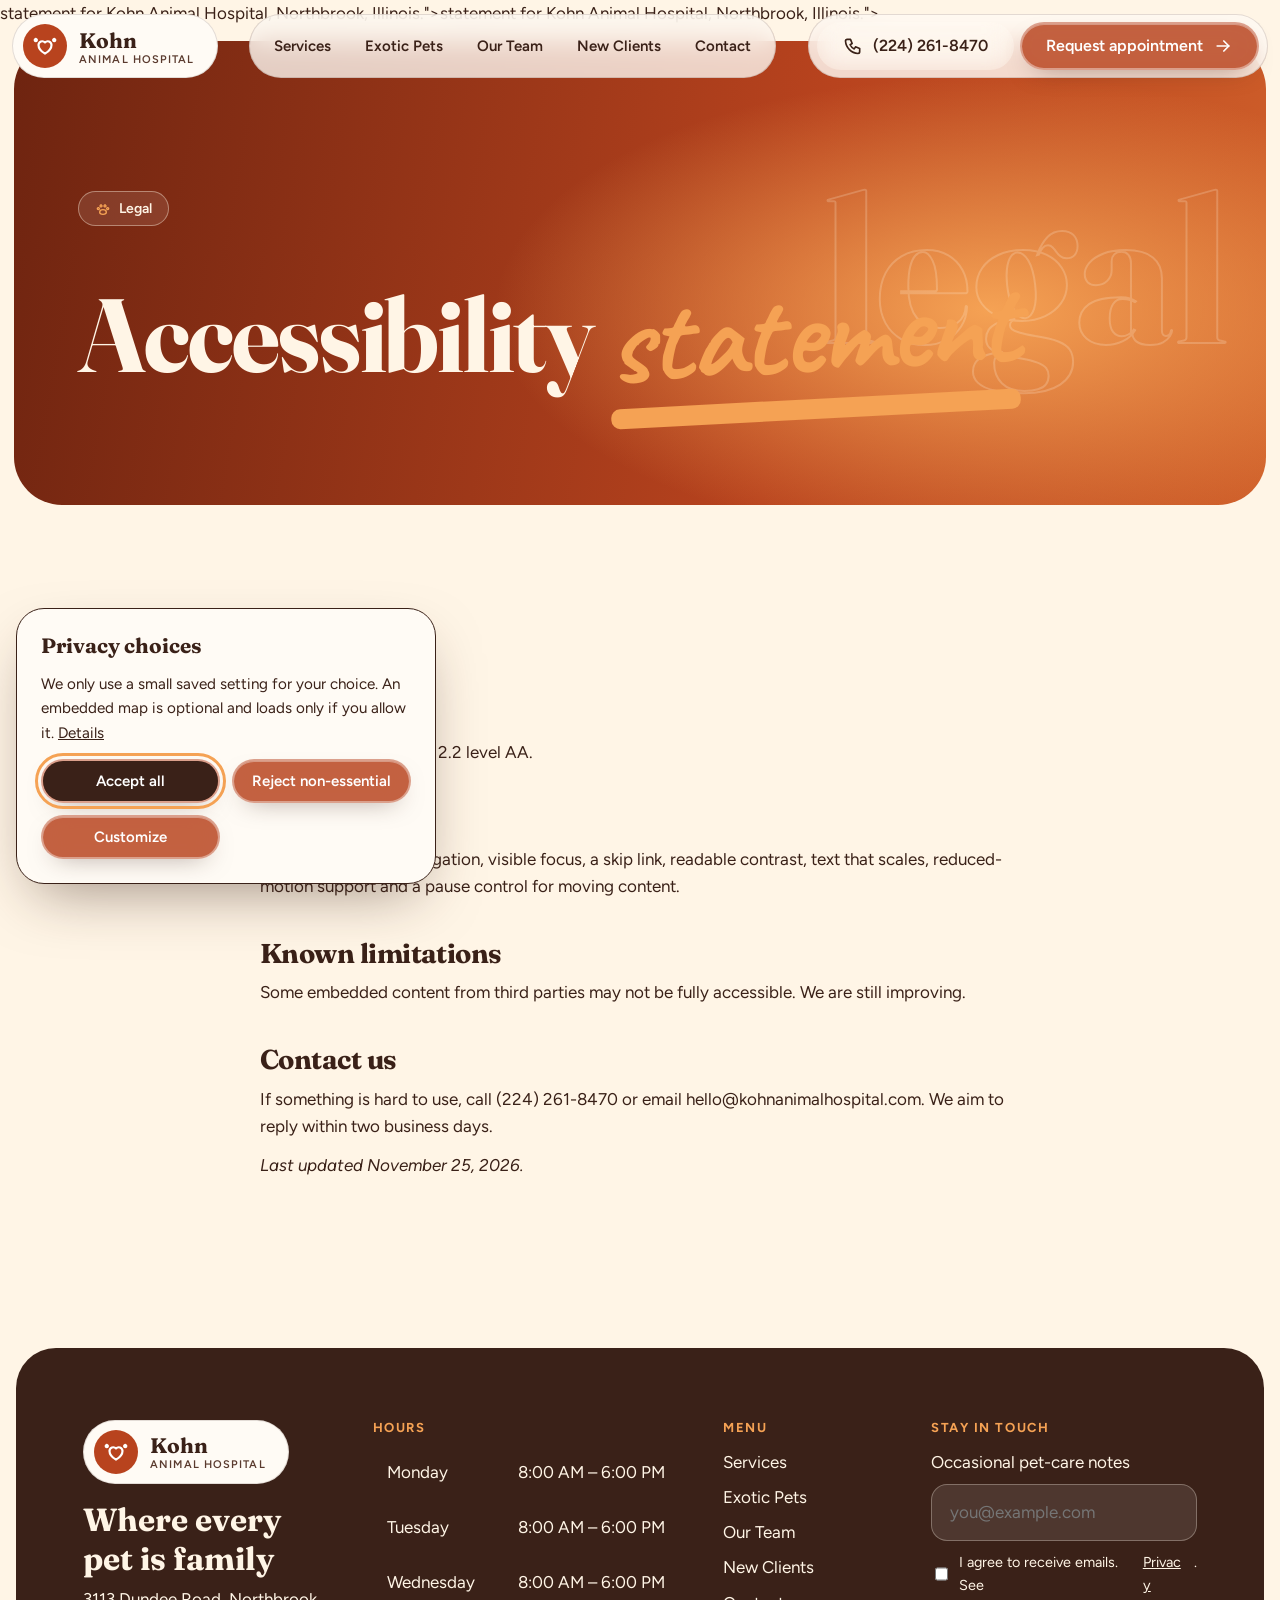
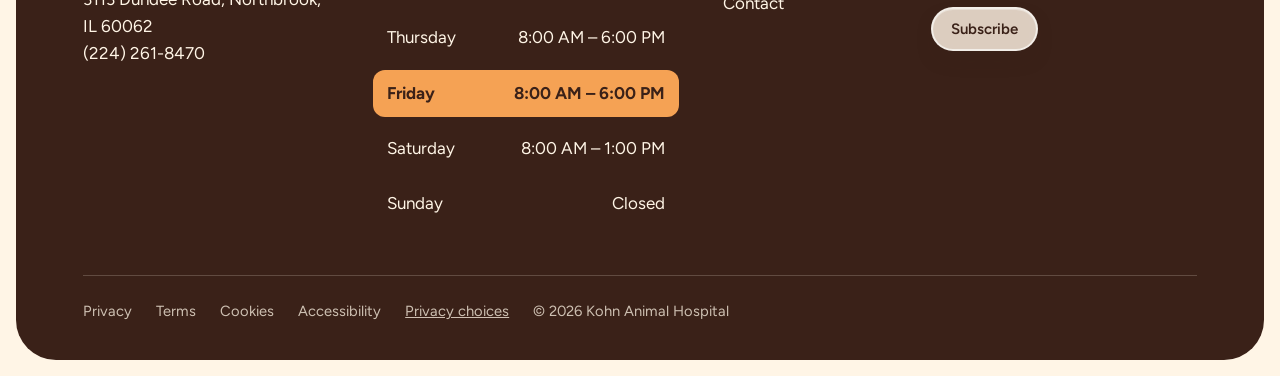
<file: accessibility/index.html>
<!doctype html><html lang="en"><head><meta charset="utf-8"><meta name="viewport" content="width=device-width,initial-scale=1"><title>Accessibility | Kohn Animal Hospital</title><meta name="description" content="Accessibility <span class="hand">statement</span> for Kohn Animal Hospital, Northbrook, Illinois."><link rel="canonical" href="https://www.kohnanimalhospital.com/accessibility/"><meta name="theme-color" content="#B8431E"><meta property="og:title" content="Accessibility | Kohn Animal Hospital"><meta property="og:description" content="Accessibility <span class="hand">statement</span> for Kohn Animal Hospital, Northbrook, Illinois."><meta property="og:type" content="website"><meta property="og:url" content="https://www.kohnanimalhospital.com/accessibility/"><meta name="twitter:card" content="summary"><link rel="icon" href="/favicon.svg" type="image/svg+xml">
<link rel="preconnect" href="https://fonts.googleapis.com"><link rel="preconnect" href="https://fonts.gstatic.com" crossorigin><link rel="stylesheet" href="https://fonts.googleapis.com/css2?family=Caveat:wght@700&family=Figtree:wght@400;600;700&family=Fraunces:opsz,wght@9..144,600;9..144,700&display=swap"><link rel="stylesheet" href="/assets/style.css"><script>document.documentElement.classList.add('js')</script><script type="application/ld+json">{"@context": "https://schema.org", "@type": "VeterinaryCare", "name": "Kohn Animal Hospital", "telephone": "+12242618470", "url": "https://www.kohnanimalhospital.com", "address": {"@type": "PostalAddress", "streetAddress": "3113 Dundee Road", "addressLocality": "Northbrook", "addressRegion": "IL", "postalCode": "60062", "addressCountry": "US"}, "openingHoursSpecification": [{"@type": "OpeningHoursSpecification", "dayOfWeek": ["Monday", "Tuesday", "Wednesday", "Thursday", "Friday"], "opens": "08:00", "closes": "18:00"}, {"@type": "OpeningHoursSpecification", "dayOfWeek": "Saturday", "opens": "08:00", "closes": "13:00"}]}</script><style>@view-transition{navigation:auto}</style></head><body><a class="skip" href="#main">Skip to content</a>
<header class="site-header" data-header><div class="bar"><a class="brand" href="/" aria-label="Kohn Animal Hospital, home"><span class="brand-mark" aria-hidden="true"><svg class="icon" aria-hidden="true" style="width:26px;height:26px"><use href="/assets/icons.svg#pawheart"/></svg></span><span class="brand-text"><b>Kohn</b><span>Animal Hospital</span></span></a><nav class="nav" aria-label="Primary"><a href="/services/">Services</a><a href="/exotic-pets/">Exotic Pets</a><a href="/team/">Our Team</a><a href="/new-clients/">New Clients</a><a href="/contact/">Contact</a></nav>
<div class="actions"><span class="status" data-open-status><i class="dot"></i><span>Open now · until 6 PM</span></span><a class="btn btn--secondary btn--md btn--phone" href="tel:+12242618470" aria-label="Call (224) 261-8470" style="background:var(--paper)"><svg class="icon" aria-hidden="true"><use href="/assets/icons.svg#phone"/></svg><span class="btn__label"><span>(224) 261-8470</span><span aria-hidden="true">(224) 261-8470</span></span></a><a class="btn btn--primary btn--md btn--cta" href="/contact/"><span class="btn__label"><span>Request<span class="long"> appointment</span></span><span aria-hidden="true">Request<span class="long"> appointment</span></span></span><svg class="icon" aria-hidden="true"><use href="/assets/icons.svg#arrow"/></svg></a><button class="burger" aria-label="Open menu" aria-expanded="false" type="button"><svg class="icon" aria-hidden="true"><use href="/assets/icons.svg#menu"/></svg></button></div></div></header>
<div class="mmenu"><a class="l" style="--i:0" href="/services/">Services</a><a class="l" style="--i:1" href="/exotic-pets/">Exotic Pets</a><a class="l" style="--i:2" href="/team/">Our Team</a><a class="l" style="--i:3" href="/new-clients/">New Clients</a><a class="l" style="--i:4" href="/contact/">Contact</a><div class="row" style="margin-top:auto"><a class="btn btn--light btn--lg " href="tel:+12242618470"><span class="btn__label"><span>Call (224) 261-8470</span><span aria-hidden="true">Call (224) 261-8470</span></span><svg class="icon" aria-hidden="true"><use href="/assets/icons.svg#phone"/></svg></a></div></div>
<main id="main"><section class="hero hero--in "><span class="giant" aria-hidden="true">legal</span><div class="hero-copy"><span class="pill"><svg class="icon" aria-hidden="true"><use href="/assets/icons.svg#paw"/></svg>Legal</span><h1>Accessibility <span class="hand">statement</span></h1></div></section><section class="sec"><div class="txt prose"><h2>Our goal</h2><p>We aim to meet WCAG 2.2 level AA.</p><h2>What we did</h2><p>Keyboard-friendly navigation, visible focus, a skip link, readable contrast, text that scales, reduced-motion support and a pause control for moving content.</p><h2>Known limitations</h2><p>Some embedded content from third parties may not be fully accessible. We are still improving.</p><h2>Contact us</h2><p>If something is hard to use, call (224) 261-8470 or email hello@kohnanimalhospital.com. We aim to reply within two business days.</p><p><em>Last updated November 25, 2026.</em></p></div></section></main><footer class="foot"><div class="wrap"><div class="fg"><div><a class="brand" href="/" style="width:max-content;color:var(--cocoa)"><span class="brand-mark"><svg class="icon" aria-hidden="true" style="width:26px;height:26px"><use href="/assets/icons.svg#pawheart"/></svg></span><span class="brand-text"><b>Kohn</b><span>Animal Hospital</span></span></a><p class="tag">Where every pet is family</p><p>3113 Dundee Road, Northbrook, IL 60062<br><a href="tel:+12242618470">(224) 261-8470</a></p></div>
<div><h4>Hours</h4><ul class="hours" style="margin:0"><li data-day="1"><span>Monday</span><span>8:00 AM – 6:00 PM</span></li><li data-day="2"><span>Tuesday</span><span>8:00 AM – 6:00 PM</span></li><li data-day="3"><span>Wednesday</span><span>8:00 AM – 6:00 PM</span></li><li data-day="4"><span>Thursday</span><span>8:00 AM – 6:00 PM</span></li><li data-day="5"><span>Friday</span><span>8:00 AM – 6:00 PM</span></li><li data-day="6"><span>Saturday</span><span>8:00 AM – 1:00 PM</span></li><li data-day="0"><span>Sunday</span><span>Closed</span></li></ul></div><div><h4>Menu</h4><ul><li><a href="/services/">Services</a></li><li><a href="/exotic-pets/">Exotic Pets</a></li><li><a href="/team/">Our Team</a></li><li><a href="/new-clients/">New Clients</a></li><li><a href="/contact/">Contact</a></li></ul></div>
<div><h4>Stay in touch</h4><form data-news novalidate><label for="nl" style="display:block;margin-bottom:8px">Occasional pet-care notes</label><input id="nl" type="email" name="email" placeholder="you@example.com" autocomplete="email"><label style="display:flex;gap:8px;font-size:.9rem;margin-bottom:10px"><input type="checkbox" name="agree" style="width:auto"> I agree to receive emails. See <a href="/privacy/" style="text-decoration:underline">Privacy</a>.</label><button class="btn btn--light btn--sm" type="submit"><span class="btn__label"><span>Subscribe</span><span aria-hidden="true">Subscribe</span></span></button><p class="err" role="status" aria-live="polite" style="color:var(--amber)"></p></form></div></div>
<div class="legal"><a href="/privacy/">Privacy</a><a href="/terms/">Terms</a><a href="/cookies/">Cookies</a><a href="/accessibility/">Accessibility</a><button type="button" data-privacy>Privacy choices</button><span>© 2026 Kohn Animal Hospital</span></div></div></footer><div class="sticky"><a class="btn btn--secondary btn--md " href="tel:+12242618470"><span class="btn__label"><span>Call</span><span aria-hidden="true">Call</span></span><svg class="icon" aria-hidden="true"><use href="/assets/icons.svg#phone"/></svg></a><a class="btn btn--primary btn--md " href="/contact/"><span class="btn__label"><span>Request</span><span aria-hidden="true">Request</span></span><svg class="icon" aria-hidden="true"><use href="/assets/icons.svg#arrow"/></svg></a></div><div class="consent" role="dialog" aria-label="Privacy choices"><b style="font:700 1.3rem var(--fd)">Privacy choices</b><p style="font-size:.95rem">We only use a small saved setting for your choice. An embedded map is optional and loads only if you allow it. <a href="/cookies/" style="text-decoration:underline">Details</a></p><div class="opt" hidden><label><input type="checkbox" checked disabled> Necessary (always on)</label><label><input id="cmap" type="checkbox"> Embedded map</label></div><div class="row"><button class="btn btn--primary btn--sm" data-acc>Accept all</button><button class="btn btn--primary btn--sm" data-rej>Reject non-essential</button><button class="btn btn--primary btn--sm" data-cus>Customize</button><button class="btn btn--primary btn--sm" data-sv hidden>Save</button></div></div>
<script type="application/json" id="cfg">{"tz": "America/Chicago", "hours": [null, [8, 18], [8, 18], [8, 18], [8, 18], [8, 18], [8, 13]], "addr": "3113 Dundee Road, Northbrook, IL 60062"}</script><script src="/assets/app.js" defer></script></body></html>
</file>
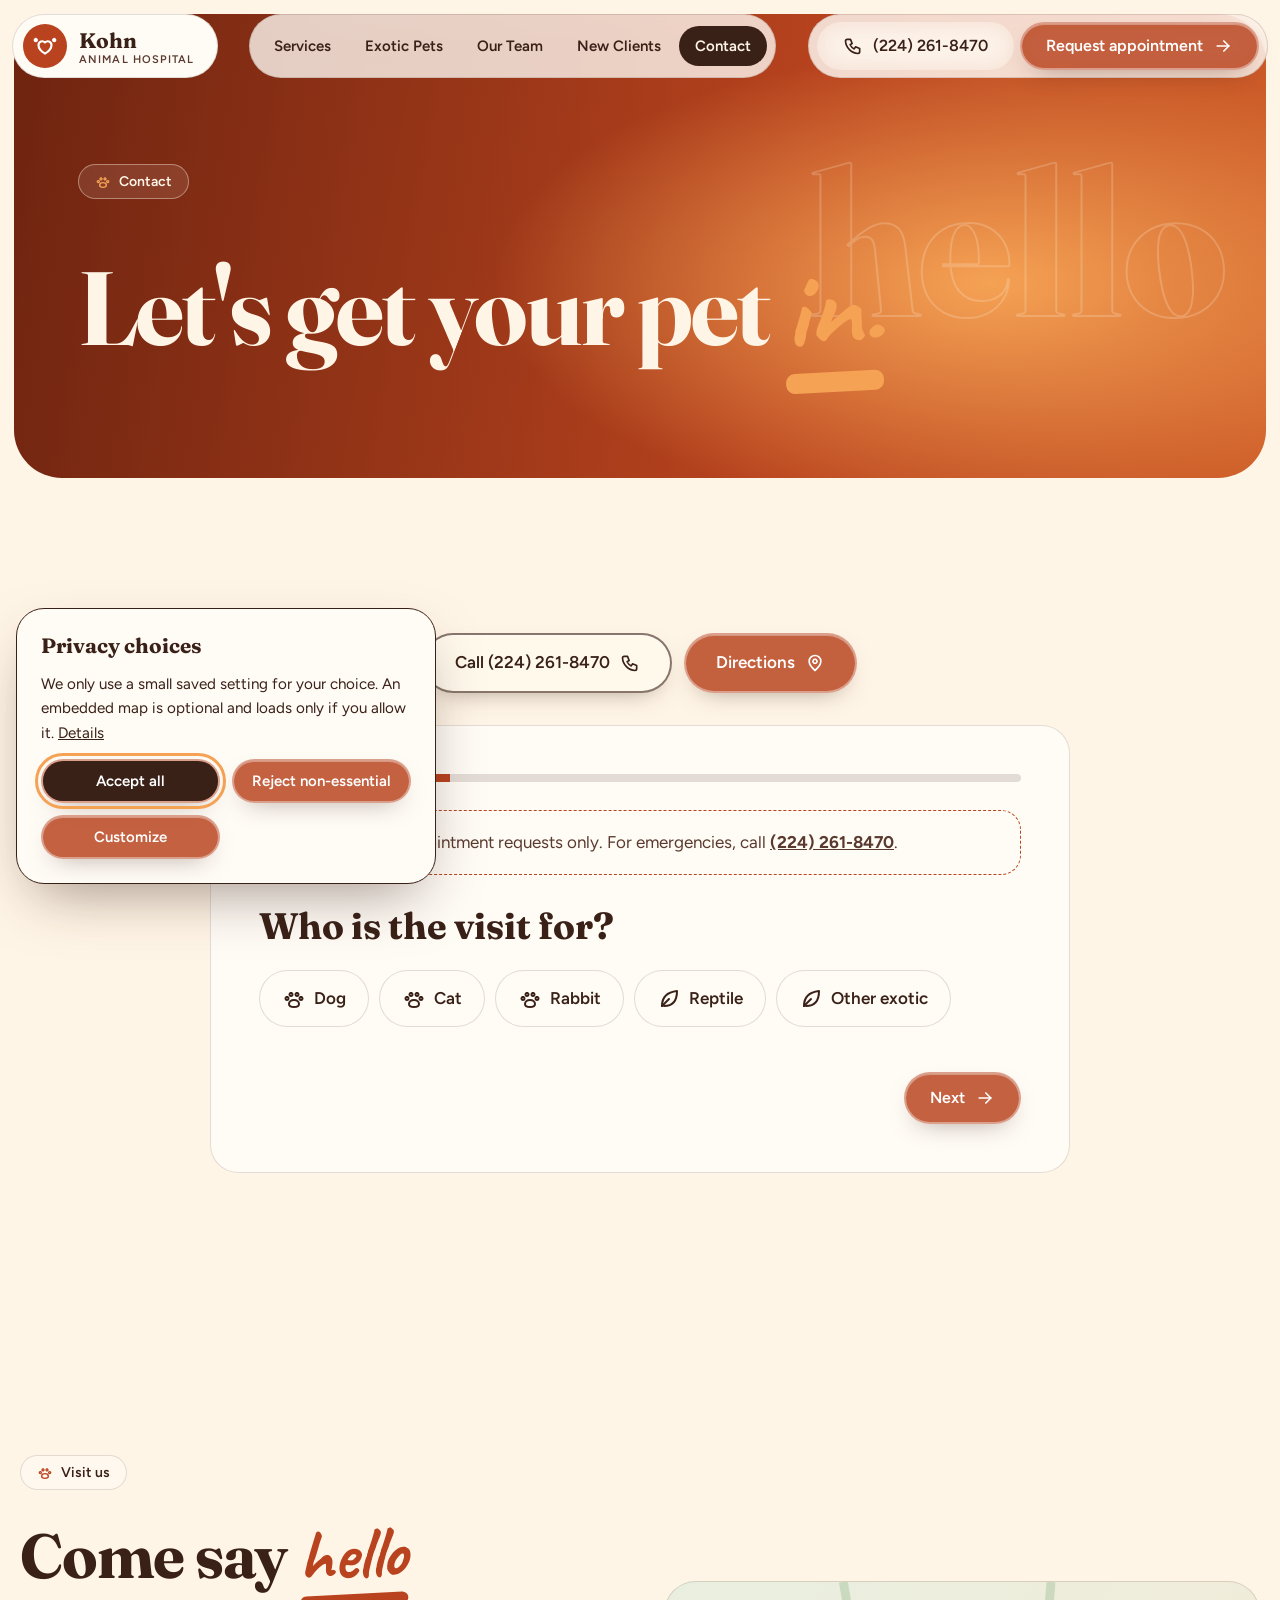
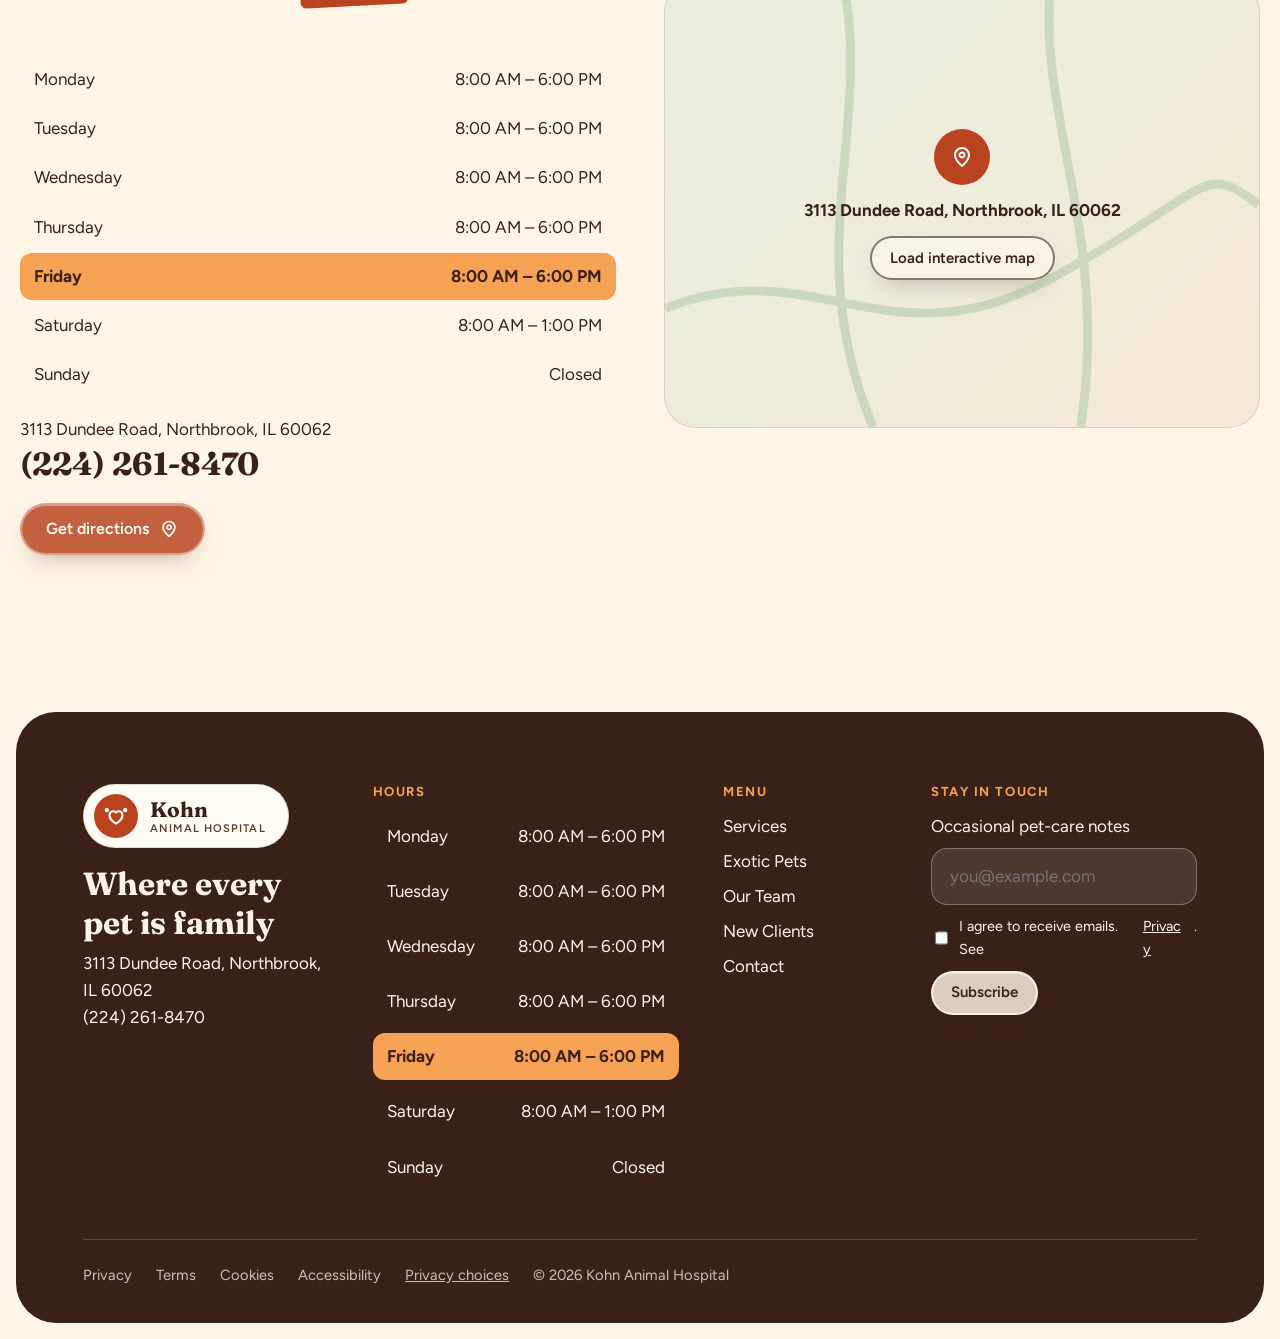
<file: contact/index.html>
<!doctype html><html lang="en"><head><meta charset="utf-8"><meta name="viewport" content="width=device-width,initial-scale=1"><title>Contact & Request an Appointment | Kohn Animal Hospital</title><meta name="description" content="Request an appointment at Kohn Animal Hospital in Northbrook, IL, or call (224) 261-8470. Dogs, cats, rabbits, reptiles and other exotics."><link rel="canonical" href="https://www.kohnanimalhospital.com/contact/"><meta name="theme-color" content="#B8431E"><meta property="og:title" content="Contact & Request an Appointment | Kohn Animal Hospital"><meta property="og:description" content="Request an appointment at Kohn Animal Hospital in Northbrook, IL, or call (224) 261-8470. Dogs, cats, rabbits, reptiles and other exotics."><meta property="og:type" content="website"><meta property="og:url" content="https://www.kohnanimalhospital.com/contact/"><meta name="twitter:card" content="summary"><link rel="icon" href="/favicon.svg" type="image/svg+xml">
<link rel="preconnect" href="https://fonts.googleapis.com"><link rel="preconnect" href="https://fonts.gstatic.com" crossorigin><link rel="stylesheet" href="https://fonts.googleapis.com/css2?family=Caveat:wght@700&family=Figtree:wght@400;600;700&family=Fraunces:opsz,wght@9..144,600;9..144,700&display=swap"><link rel="stylesheet" href="/assets/style.css"><script>document.documentElement.classList.add('js')</script><script type="application/ld+json">{"@context": "https://schema.org", "@type": "VeterinaryCare", "name": "Kohn Animal Hospital", "telephone": "+12242618470", "url": "https://www.kohnanimalhospital.com", "address": {"@type": "PostalAddress", "streetAddress": "3113 Dundee Road", "addressLocality": "Northbrook", "addressRegion": "IL", "postalCode": "60062", "addressCountry": "US"}, "openingHoursSpecification": [{"@type": "OpeningHoursSpecification", "dayOfWeek": ["Monday", "Tuesday", "Wednesday", "Thursday", "Friday"], "opens": "08:00", "closes": "18:00"}, {"@type": "OpeningHoursSpecification", "dayOfWeek": "Saturday", "opens": "08:00", "closes": "13:00"}]}</script><style>@view-transition{navigation:auto}</style></head><body><a class="skip" href="#main">Skip to content</a>
<header class="site-header" data-header><div class="bar"><a class="brand" href="/" aria-label="Kohn Animal Hospital, home"><span class="brand-mark" aria-hidden="true"><svg class="icon" aria-hidden="true" style="width:26px;height:26px"><use href="/assets/icons.svg#pawheart"/></svg></span><span class="brand-text"><b>Kohn</b><span>Animal Hospital</span></span></a><nav class="nav" aria-label="Primary"><a href="/services/">Services</a><a href="/exotic-pets/">Exotic Pets</a><a href="/team/">Our Team</a><a href="/new-clients/">New Clients</a><a href="/contact/" aria-current="page">Contact</a></nav>
<div class="actions"><span class="status" data-open-status><i class="dot"></i><span>Open now · until 6 PM</span></span><a class="btn btn--secondary btn--md btn--phone" href="tel:+12242618470" aria-label="Call (224) 261-8470" style="background:var(--paper)"><svg class="icon" aria-hidden="true"><use href="/assets/icons.svg#phone"/></svg><span class="btn__label"><span>(224) 261-8470</span><span aria-hidden="true">(224) 261-8470</span></span></a><a class="btn btn--primary btn--md btn--cta" href="/contact/"><span class="btn__label"><span>Request<span class="long"> appointment</span></span><span aria-hidden="true">Request<span class="long"> appointment</span></span></span><svg class="icon" aria-hidden="true"><use href="/assets/icons.svg#arrow"/></svg></a><button class="burger" aria-label="Open menu" aria-expanded="false" type="button"><svg class="icon" aria-hidden="true"><use href="/assets/icons.svg#menu"/></svg></button></div></div></header>
<div class="mmenu"><a class="l" style="--i:0" href="/services/">Services</a><a class="l" style="--i:1" href="/exotic-pets/">Exotic Pets</a><a class="l" style="--i:2" href="/team/">Our Team</a><a class="l" style="--i:3" href="/new-clients/">New Clients</a><a class="l" style="--i:4" href="/contact/">Contact</a><div class="row" style="margin-top:auto"><a class="btn btn--light btn--lg " href="tel:+12242618470"><span class="btn__label"><span>Call (224) 261-8470</span><span aria-hidden="true">Call (224) 261-8470</span></span><svg class="icon" aria-hidden="true"><use href="/assets/icons.svg#phone"/></svg></a></div></div>
<main id="main"><section class="hero hero--in "><span class="giant" aria-hidden="true">hello</span><div class="hero-copy"><span class="pill"><svg class="icon" aria-hidden="true"><use href="/assets/icons.svg#paw"/></svg>Contact</span><h1>Let's get your pet <span class="hand">in.</span></h1></div></section><section class="sec"><div class="wrap"><div class="row" style="margin-bottom:32px;justify-content:center"><a class="btn btn--secondary btn--lg " href="tel:+12242618470"><span class="btn__label"><span>Call (224) 261-8470</span><span aria-hidden="true">Call (224) 261-8470</span></span><svg class="icon" aria-hidden="true"><use href="/assets/icons.svg#phone"/></svg></a><a target=_blank rel=noopener class="btn btn--primary btn--lg " href="https://www.google.com/maps/dir/?api=1&destination=3113+Dundee+Road,+Northbrook,+IL+60062"><span class="btn__label"><span>Directions</span><span aria-hidden="true">Directions</span></span><svg class="icon" aria-hidden="true"><use href="/assets/icons.svg#pin"/></svg></a></div><form class="card wiz" data-wiz novalidate><div class="bar2"><i></i></div><p class="notice">This form is for appointment requests only. For emergencies, call <a href="tel:+12242618470" style="text-decoration:underline"><b>(224) 261-8470</b></a>.</p>
<fieldset class="on"><legend tabindex="-1">Who is the visit for?</legend><div class="opts"><label><input type="radio" name="pet" value="Dog"><span><svg class="icon" aria-hidden="true"><use href="/assets/icons.svg#paw"/></svg>Dog</span></label><label><input type="radio" name="pet" value="Cat"><span><svg class="icon" aria-hidden="true"><use href="/assets/icons.svg#paw"/></svg>Cat</span></label><label><input type="radio" name="pet" value="Rabbit"><span><svg class="icon" aria-hidden="true"><use href="/assets/icons.svg#paw"/></svg>Rabbit</span></label><label><input type="radio" name="pet" value="Reptile"><span><svg class="icon" aria-hidden="true"><use href="/assets/icons.svg#leaf"/></svg>Reptile</span></label><label><input type="radio" name="pet" value="Other exotic"><span><svg class="icon" aria-hidden="true"><use href="/assets/icons.svg#leaf"/></svg>Other exotic</span></label></div><p class="err" role="alert" aria-live="polite"></p><div class="nav2"><span></span><button class="btn btn--primary btn--md" type="button" data-next><span class="btn__label"><span>Next</span><span aria-hidden="true">Next</span></span><svg class="icon" aria-hidden="true"><use href="/assets/icons.svg#arrow"/></svg></button></div></fieldset>
<fieldset><legend tabindex="-1">What is the visit about?</legend><div class="opts"><label><input type="radio" name="reason" value="Wellness exam"><span>Wellness exam</span></label><label><input type="radio" name="reason" value="Vaccines"><span>Vaccines</span></label><label><input type="radio" name="reason" value="Sick or injured"><span>Sick or injured</span></label><label><input type="radio" name="reason" value="Dental"><span>Dental</span></label><label><input type="radio" name="reason" value="Surgery consult"><span>Surgery consult</span></label><label><input type="radio" name="reason" value="Exotic check-up"><span>Exotic check-up</span></label><label><input type="radio" name="reason" value="Not sure"><span>Not sure</span></label></div><p class="err" role="alert" aria-live="polite"></p><div class="nav2"><button class="btn btn--secondary btn--md" type="button" data-back><span class="btn__label"><span>Back</span><span aria-hidden="true">Back</span></span></button><button class="btn btn--primary btn--md" type="button" data-next><span class="btn__label"><span>Next</span><span aria-hidden="true">Next</span></span><svg class="icon" aria-hidden="true"><use href="/assets/icons.svg#arrow"/></svg></button></div></fieldset>
<fieldset><legend tabindex="-1">When works for you?</legend><div class="opts" id="days"></div><div class="opts" style="margin-top:16px"><label><input type="radio" name="part" value="Morning"><span>Morning</span></label><label><input type="radio" name="part" value="Midday"><span>Midday</span></label><label><input type="radio" name="part" value="Afternoon"><span>Afternoon</span></label></div><p style="margin-top:14px">We'll confirm an exact time by phone.</p><p class="err" role="alert" aria-live="polite"></p><div class="nav2"><button class="btn btn--secondary btn--md" type="button" data-back><span class="btn__label"><span>Back</span><span aria-hidden="true">Back</span></span></button><button class="btn btn--primary btn--md" type="button" data-next><span class="btn__label"><span>Next</span><span aria-hidden="true">Next</span></span><svg class="icon" aria-hidden="true"><use href="/assets/icons.svg#arrow"/></svg></button></div></fieldset>
<fieldset><legend tabindex="-1">How can we reach you?</legend><div class="f"><label>Your name<input type="text" name="name" autocomplete="name"></label><label>Phone<input type="tel" name="phone" autocomplete="tel"></label><label>Email (optional)<input type="email" name="email" autocomplete="email"></label><label>Pet's name (optional)<input type="text" name="pet2"></label><label>Note (optional)<textarea name="note" rows="3"></textarea><small>Please don't include medical details.</small></label><input class="hp" type="text" name="hp" tabindex="-1" autocomplete="off" aria-hidden="true"><label style="display:flex;gap:10px"><input type="checkbox" name="consent" style="width:auto"><span>I agree to be contacted about this request and have read the <a href="/privacy/" style="text-decoration:underline">Privacy Policy</a>.</span></label></div><p class="err" role="alert" aria-live="polite"></p><div class="nav2"><button class="btn btn--secondary btn--md" type="button" data-back><span class="btn__label"><span>Back</span><span aria-hidden="true">Back</span></span></button><button class="btn btn--primary btn--md" type="submit"><span class="btn__label"><span>Send request</span><span aria-hidden="true">Send request</span></span><svg class="icon" aria-hidden="true"><use href="/assets/icons.svg#arrow"/></svg></button></div></fieldset>
<div class="ok" role="status"><svg class="icon" style="width:72px;height:72px;margin:0 auto 12px;color:var(--rust)"><use href="/assets/icons.svg#pawheart"/></svg><h2 tabindex="-1">Thanks! We'll call you to confirm your visit.</h2><p style="margin-top:12px">This demo form does not send or store anything yet. For now, please call <a href="tel:+12242618470"><b>(224) 261-8470</b></a>.</p></div></form></div></section><section class="sec"><div class="wrap split even"><div class=rv><div class="head rv"><span class="pill"><svg class="icon" aria-hidden="true"><use href="/assets/icons.svg#paw"/></svg>Visit us</span><h2>Come say <span class='hand'>hello</span></h2></div><ul class=hours><li data-day="1"><span>Monday</span><span>8:00 AM – 6:00 PM</span></li><li data-day="2"><span>Tuesday</span><span>8:00 AM – 6:00 PM</span></li><li data-day="3"><span>Wednesday</span><span>8:00 AM – 6:00 PM</span></li><li data-day="4"><span>Thursday</span><span>8:00 AM – 6:00 PM</span></li><li data-day="5"><span>Friday</span><span>8:00 AM – 6:00 PM</span></li><li data-day="6"><span>Saturday</span><span>8:00 AM – 1:00 PM</span></li><li data-day="0"><span>Sunday</span><span>Closed</span></li></ul><p>3113 Dundee Road, Northbrook, IL 60062<br><a href="tel:+12242618470" style="font:700 2rem var(--fd)">(224) 261-8470</a></p><div class=row style=margin-top:20px><a target=_blank rel='noopener' class="btn btn--primary btn--md " href="https://www.google.com/maps/dir/?api=1&destination=3113+Dundee+Road,+Northbrook,+IL+60062"><span class="btn__label"><span>Get directions</span><span aria-hidden="true">Get directions</span></span><svg class="icon" aria-hidden="true"><use href="/assets/icons.svg#pin"/></svg></a></div></div><div class="map rv"><svg class="bg" viewBox="0 0 400 300" aria-hidden="true"><path d="M0 220C100 180 150 260 260 200S360 120 400 150M120 0C140 100 90 180 140 300M260 0C250 90 300 170 280 300"/></svg><div class="in2"><span class="pin"><svg class="icon" aria-hidden="true"><use href="/assets/icons.svg#pin"/></svg></span><b>3113 Dundee Road, Northbrook, IL 60062</b><button class="btn btn--secondary btn--sm" type="button" data-map><span class="btn__label"><span>Load interactive map</span><span aria-hidden="true">Load interactive map</span></span></button></div></div></div></section></main><footer class="foot"><div class="wrap"><div class="fg"><div><a class="brand" href="/" style="width:max-content;color:var(--cocoa)"><span class="brand-mark"><svg class="icon" aria-hidden="true" style="width:26px;height:26px"><use href="/assets/icons.svg#pawheart"/></svg></span><span class="brand-text"><b>Kohn</b><span>Animal Hospital</span></span></a><p class="tag">Where every pet is family</p><p>3113 Dundee Road, Northbrook, IL 60062<br><a href="tel:+12242618470">(224) 261-8470</a></p></div>
<div><h4>Hours</h4><ul class="hours" style="margin:0"><li data-day="1"><span>Monday</span><span>8:00 AM – 6:00 PM</span></li><li data-day="2"><span>Tuesday</span><span>8:00 AM – 6:00 PM</span></li><li data-day="3"><span>Wednesday</span><span>8:00 AM – 6:00 PM</span></li><li data-day="4"><span>Thursday</span><span>8:00 AM – 6:00 PM</span></li><li data-day="5"><span>Friday</span><span>8:00 AM – 6:00 PM</span></li><li data-day="6"><span>Saturday</span><span>8:00 AM – 1:00 PM</span></li><li data-day="0"><span>Sunday</span><span>Closed</span></li></ul></div><div><h4>Menu</h4><ul><li><a href="/services/">Services</a></li><li><a href="/exotic-pets/">Exotic Pets</a></li><li><a href="/team/">Our Team</a></li><li><a href="/new-clients/">New Clients</a></li><li><a href="/contact/">Contact</a></li></ul></div>
<div><h4>Stay in touch</h4><form data-news novalidate><label for="nl" style="display:block;margin-bottom:8px">Occasional pet-care notes</label><input id="nl" type="email" name="email" placeholder="you@example.com" autocomplete="email"><label style="display:flex;gap:8px;font-size:.9rem;margin-bottom:10px"><input type="checkbox" name="agree" style="width:auto"> I agree to receive emails. See <a href="/privacy/" style="text-decoration:underline">Privacy</a>.</label><button class="btn btn--light btn--sm" type="submit"><span class="btn__label"><span>Subscribe</span><span aria-hidden="true">Subscribe</span></span></button><p class="err" role="status" aria-live="polite" style="color:var(--amber)"></p></form></div></div>
<div class="legal"><a href="/privacy/">Privacy</a><a href="/terms/">Terms</a><a href="/cookies/">Cookies</a><a href="/accessibility/">Accessibility</a><button type="button" data-privacy>Privacy choices</button><span>© 2026 Kohn Animal Hospital</span></div></div></footer><div class="sticky"><a class="btn btn--secondary btn--md " href="tel:+12242618470"><span class="btn__label"><span>Call</span><span aria-hidden="true">Call</span></span><svg class="icon" aria-hidden="true"><use href="/assets/icons.svg#phone"/></svg></a><a class="btn btn--primary btn--md " href="/contact/"><span class="btn__label"><span>Request</span><span aria-hidden="true">Request</span></span><svg class="icon" aria-hidden="true"><use href="/assets/icons.svg#arrow"/></svg></a></div><div class="consent" role="dialog" aria-label="Privacy choices"><b style="font:700 1.3rem var(--fd)">Privacy choices</b><p style="font-size:.95rem">We only use a small saved setting for your choice. An embedded map is optional and loads only if you allow it. <a href="/cookies/" style="text-decoration:underline">Details</a></p><div class="opt" hidden><label><input type="checkbox" checked disabled> Necessary (always on)</label><label><input id="cmap" type="checkbox"> Embedded map</label></div><div class="row"><button class="btn btn--primary btn--sm" data-acc>Accept all</button><button class="btn btn--primary btn--sm" data-rej>Reject non-essential</button><button class="btn btn--primary btn--sm" data-cus>Customize</button><button class="btn btn--primary btn--sm" data-sv hidden>Save</button></div></div>
<script type="application/json" id="cfg">{"tz": "America/Chicago", "hours": [null, [8, 18], [8, 18], [8, 18], [8, 18], [8, 18], [8, 13]], "addr": "3113 Dundee Road, Northbrook, IL 60062"}</script><script src="/assets/app.js" defer></script></body></html>
</file>
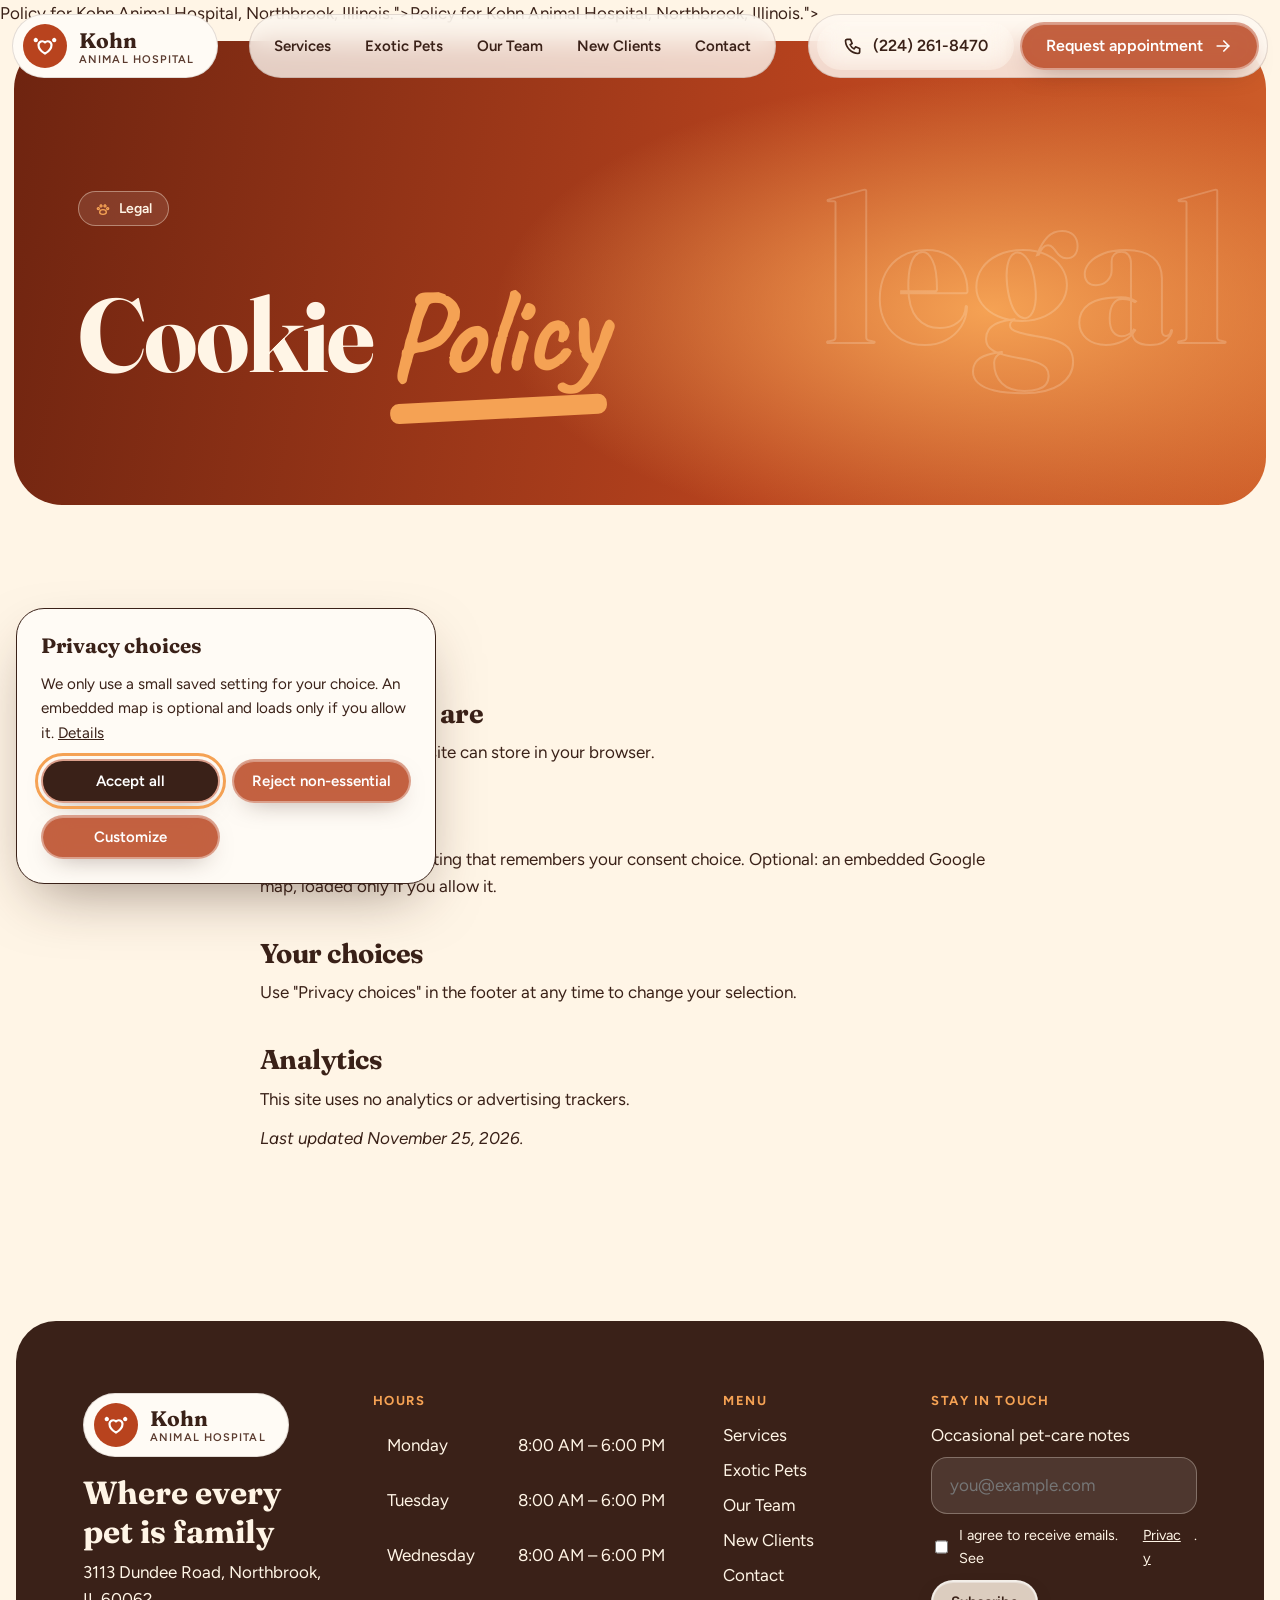
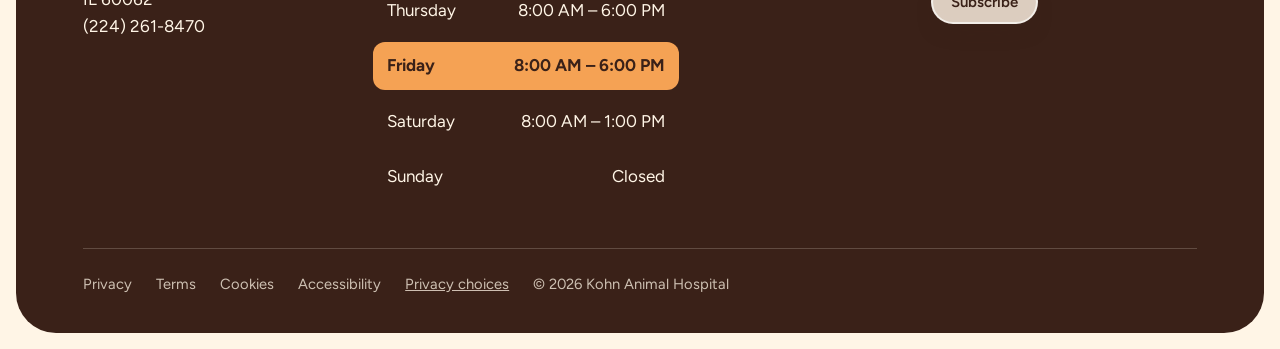
<file: cookies/index.html>
<!doctype html><html lang="en"><head><meta charset="utf-8"><meta name="viewport" content="width=device-width,initial-scale=1"><title>Cookie Policy | Kohn Animal Hospital</title><meta name="description" content="Cookie <span class="hand">Policy</span> for Kohn Animal Hospital, Northbrook, Illinois."><link rel="canonical" href="https://www.kohnanimalhospital.com/cookies/"><meta name="theme-color" content="#B8431E"><meta property="og:title" content="Cookie Policy | Kohn Animal Hospital"><meta property="og:description" content="Cookie <span class="hand">Policy</span> for Kohn Animal Hospital, Northbrook, Illinois."><meta property="og:type" content="website"><meta property="og:url" content="https://www.kohnanimalhospital.com/cookies/"><meta name="twitter:card" content="summary"><link rel="icon" href="/favicon.svg" type="image/svg+xml">
<link rel="preconnect" href="https://fonts.googleapis.com"><link rel="preconnect" href="https://fonts.gstatic.com" crossorigin><link rel="stylesheet" href="https://fonts.googleapis.com/css2?family=Caveat:wght@700&family=Figtree:wght@400;600;700&family=Fraunces:opsz,wght@9..144,600;9..144,700&display=swap"><link rel="stylesheet" href="/assets/style.css"><script>document.documentElement.classList.add('js')</script><script type="application/ld+json">{"@context": "https://schema.org", "@type": "VeterinaryCare", "name": "Kohn Animal Hospital", "telephone": "+12242618470", "url": "https://www.kohnanimalhospital.com", "address": {"@type": "PostalAddress", "streetAddress": "3113 Dundee Road", "addressLocality": "Northbrook", "addressRegion": "IL", "postalCode": "60062", "addressCountry": "US"}, "openingHoursSpecification": [{"@type": "OpeningHoursSpecification", "dayOfWeek": ["Monday", "Tuesday", "Wednesday", "Thursday", "Friday"], "opens": "08:00", "closes": "18:00"}, {"@type": "OpeningHoursSpecification", "dayOfWeek": "Saturday", "opens": "08:00", "closes": "13:00"}]}</script><style>@view-transition{navigation:auto}</style></head><body><a class="skip" href="#main">Skip to content</a>
<header class="site-header" data-header><div class="bar"><a class="brand" href="/" aria-label="Kohn Animal Hospital, home"><span class="brand-mark" aria-hidden="true"><svg class="icon" aria-hidden="true" style="width:26px;height:26px"><use href="/assets/icons.svg#pawheart"/></svg></span><span class="brand-text"><b>Kohn</b><span>Animal Hospital</span></span></a><nav class="nav" aria-label="Primary"><a href="/services/">Services</a><a href="/exotic-pets/">Exotic Pets</a><a href="/team/">Our Team</a><a href="/new-clients/">New Clients</a><a href="/contact/">Contact</a></nav>
<div class="actions"><span class="status" data-open-status><i class="dot"></i><span>Open now · until 6 PM</span></span><a class="btn btn--secondary btn--md btn--phone" href="tel:+12242618470" aria-label="Call (224) 261-8470" style="background:var(--paper)"><svg class="icon" aria-hidden="true"><use href="/assets/icons.svg#phone"/></svg><span class="btn__label"><span>(224) 261-8470</span><span aria-hidden="true">(224) 261-8470</span></span></a><a class="btn btn--primary btn--md btn--cta" href="/contact/"><span class="btn__label"><span>Request<span class="long"> appointment</span></span><span aria-hidden="true">Request<span class="long"> appointment</span></span></span><svg class="icon" aria-hidden="true"><use href="/assets/icons.svg#arrow"/></svg></a><button class="burger" aria-label="Open menu" aria-expanded="false" type="button"><svg class="icon" aria-hidden="true"><use href="/assets/icons.svg#menu"/></svg></button></div></div></header>
<div class="mmenu"><a class="l" style="--i:0" href="/services/">Services</a><a class="l" style="--i:1" href="/exotic-pets/">Exotic Pets</a><a class="l" style="--i:2" href="/team/">Our Team</a><a class="l" style="--i:3" href="/new-clients/">New Clients</a><a class="l" style="--i:4" href="/contact/">Contact</a><div class="row" style="margin-top:auto"><a class="btn btn--light btn--lg " href="tel:+12242618470"><span class="btn__label"><span>Call (224) 261-8470</span><span aria-hidden="true">Call (224) 261-8470</span></span><svg class="icon" aria-hidden="true"><use href="/assets/icons.svg#phone"/></svg></a></div></div>
<main id="main"><section class="hero hero--in "><span class="giant" aria-hidden="true">legal</span><div class="hero-copy"><span class="pill"><svg class="icon" aria-hidden="true"><use href="/assets/icons.svg#paw"/></svg>Legal</span><h1>Cookie <span class="hand">Policy</span></h1></div></section><section class="sec"><div class="txt prose"><h2>What cookies are</h2><p>Small pieces of data a site can store in your browser.</p><h2>What we use</h2><p>Necessary: a saved setting that remembers your consent choice. Optional: an embedded Google map, loaded only if you allow it.</p><h2>Your choices</h2><p>Use "Privacy choices" in the footer at any time to change your selection.</p><h2>Analytics</h2><p>This site uses no analytics or advertising trackers.</p><p><em>Last updated November 25, 2026.</em></p></div></section></main><footer class="foot"><div class="wrap"><div class="fg"><div><a class="brand" href="/" style="width:max-content;color:var(--cocoa)"><span class="brand-mark"><svg class="icon" aria-hidden="true" style="width:26px;height:26px"><use href="/assets/icons.svg#pawheart"/></svg></span><span class="brand-text"><b>Kohn</b><span>Animal Hospital</span></span></a><p class="tag">Where every pet is family</p><p>3113 Dundee Road, Northbrook, IL 60062<br><a href="tel:+12242618470">(224) 261-8470</a></p></div>
<div><h4>Hours</h4><ul class="hours" style="margin:0"><li data-day="1"><span>Monday</span><span>8:00 AM – 6:00 PM</span></li><li data-day="2"><span>Tuesday</span><span>8:00 AM – 6:00 PM</span></li><li data-day="3"><span>Wednesday</span><span>8:00 AM – 6:00 PM</span></li><li data-day="4"><span>Thursday</span><span>8:00 AM – 6:00 PM</span></li><li data-day="5"><span>Friday</span><span>8:00 AM – 6:00 PM</span></li><li data-day="6"><span>Saturday</span><span>8:00 AM – 1:00 PM</span></li><li data-day="0"><span>Sunday</span><span>Closed</span></li></ul></div><div><h4>Menu</h4><ul><li><a href="/services/">Services</a></li><li><a href="/exotic-pets/">Exotic Pets</a></li><li><a href="/team/">Our Team</a></li><li><a href="/new-clients/">New Clients</a></li><li><a href="/contact/">Contact</a></li></ul></div>
<div><h4>Stay in touch</h4><form data-news novalidate><label for="nl" style="display:block;margin-bottom:8px">Occasional pet-care notes</label><input id="nl" type="email" name="email" placeholder="you@example.com" autocomplete="email"><label style="display:flex;gap:8px;font-size:.9rem;margin-bottom:10px"><input type="checkbox" name="agree" style="width:auto"> I agree to receive emails. See <a href="/privacy/" style="text-decoration:underline">Privacy</a>.</label><button class="btn btn--light btn--sm" type="submit"><span class="btn__label"><span>Subscribe</span><span aria-hidden="true">Subscribe</span></span></button><p class="err" role="status" aria-live="polite" style="color:var(--amber)"></p></form></div></div>
<div class="legal"><a href="/privacy/">Privacy</a><a href="/terms/">Terms</a><a href="/cookies/">Cookies</a><a href="/accessibility/">Accessibility</a><button type="button" data-privacy>Privacy choices</button><span>© 2026 Kohn Animal Hospital</span></div></div></footer><div class="sticky"><a class="btn btn--secondary btn--md " href="tel:+12242618470"><span class="btn__label"><span>Call</span><span aria-hidden="true">Call</span></span><svg class="icon" aria-hidden="true"><use href="/assets/icons.svg#phone"/></svg></a><a class="btn btn--primary btn--md " href="/contact/"><span class="btn__label"><span>Request</span><span aria-hidden="true">Request</span></span><svg class="icon" aria-hidden="true"><use href="/assets/icons.svg#arrow"/></svg></a></div><div class="consent" role="dialog" aria-label="Privacy choices"><b style="font:700 1.3rem var(--fd)">Privacy choices</b><p style="font-size:.95rem">We only use a small saved setting for your choice. An embedded map is optional and loads only if you allow it. <a href="/cookies/" style="text-decoration:underline">Details</a></p><div class="opt" hidden><label><input type="checkbox" checked disabled> Necessary (always on)</label><label><input id="cmap" type="checkbox"> Embedded map</label></div><div class="row"><button class="btn btn--primary btn--sm" data-acc>Accept all</button><button class="btn btn--primary btn--sm" data-rej>Reject non-essential</button><button class="btn btn--primary btn--sm" data-cus>Customize</button><button class="btn btn--primary btn--sm" data-sv hidden>Save</button></div></div>
<script type="application/json" id="cfg">{"tz": "America/Chicago", "hours": [null, [8, 18], [8, 18], [8, 18], [8, 18], [8, 18], [8, 13]], "addr": "3113 Dundee Road, Northbrook, IL 60062"}</script><script src="/assets/app.js" defer></script></body></html>
</file>
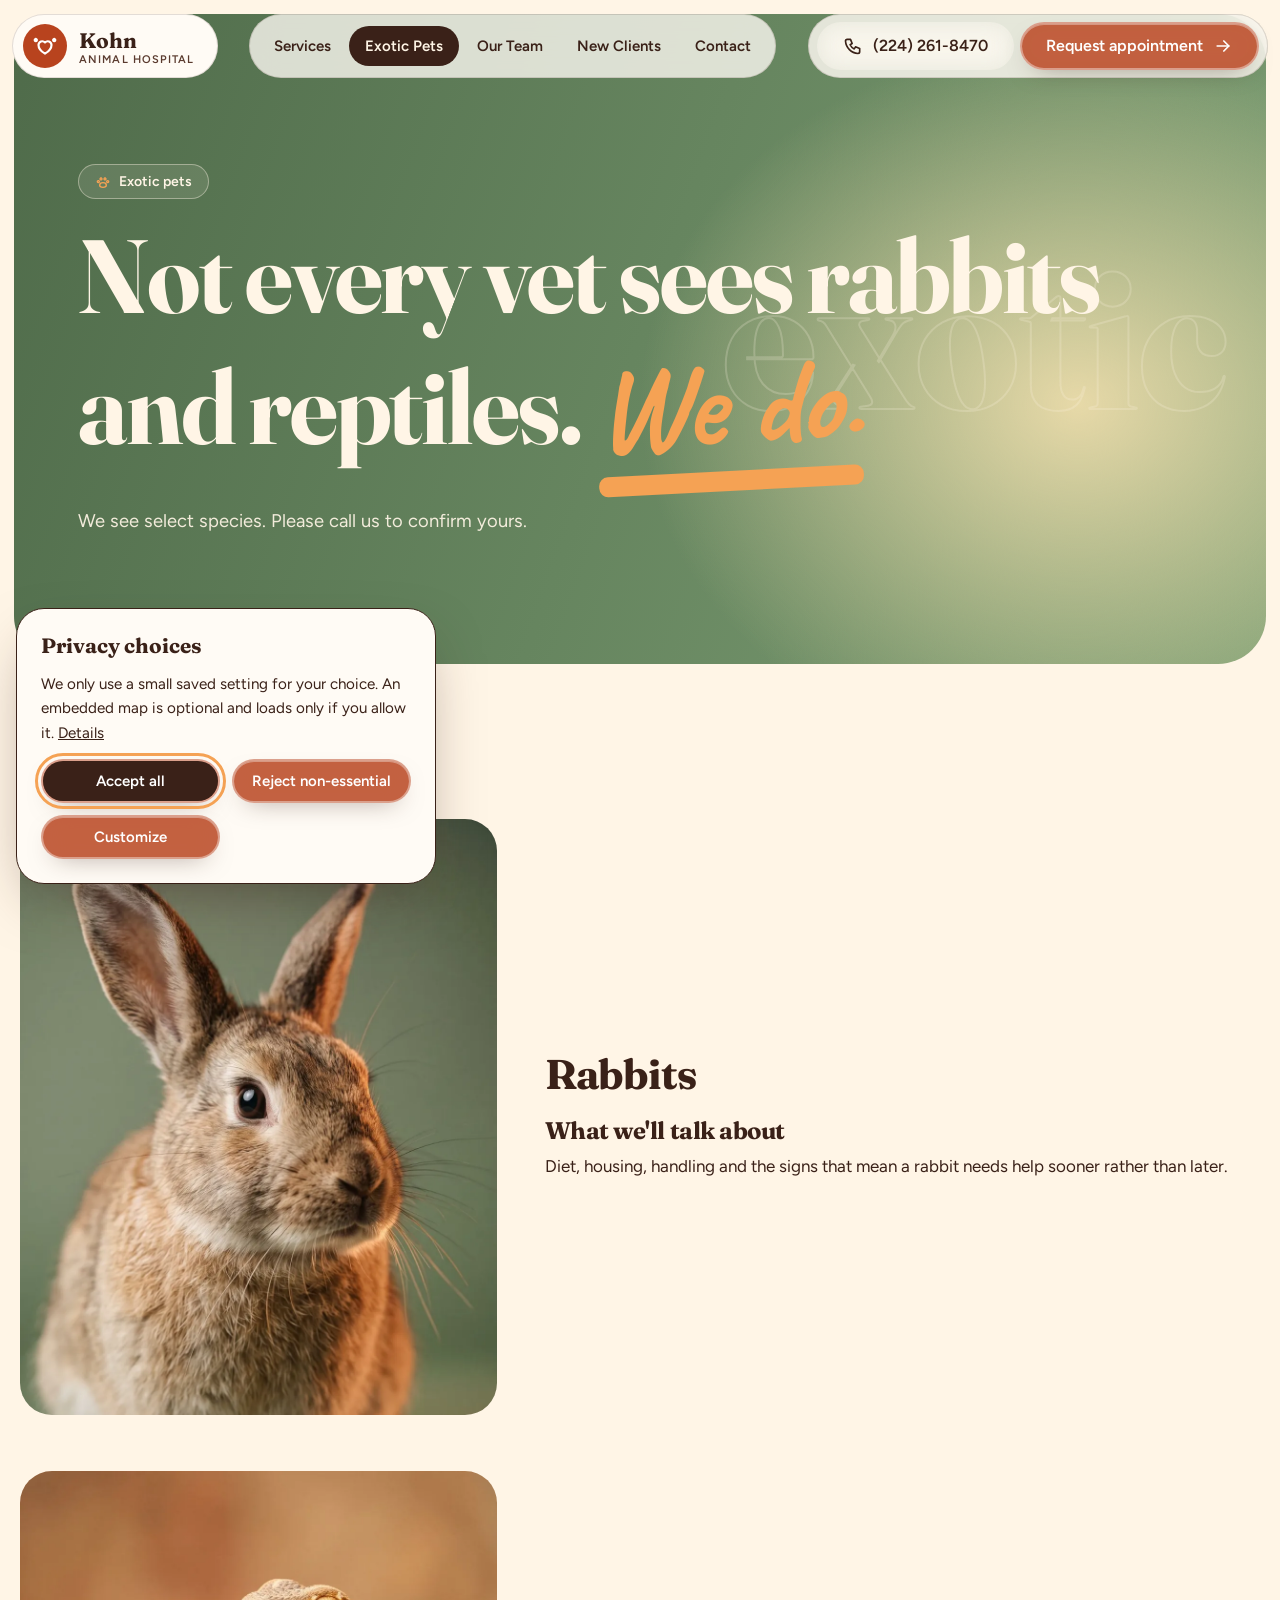
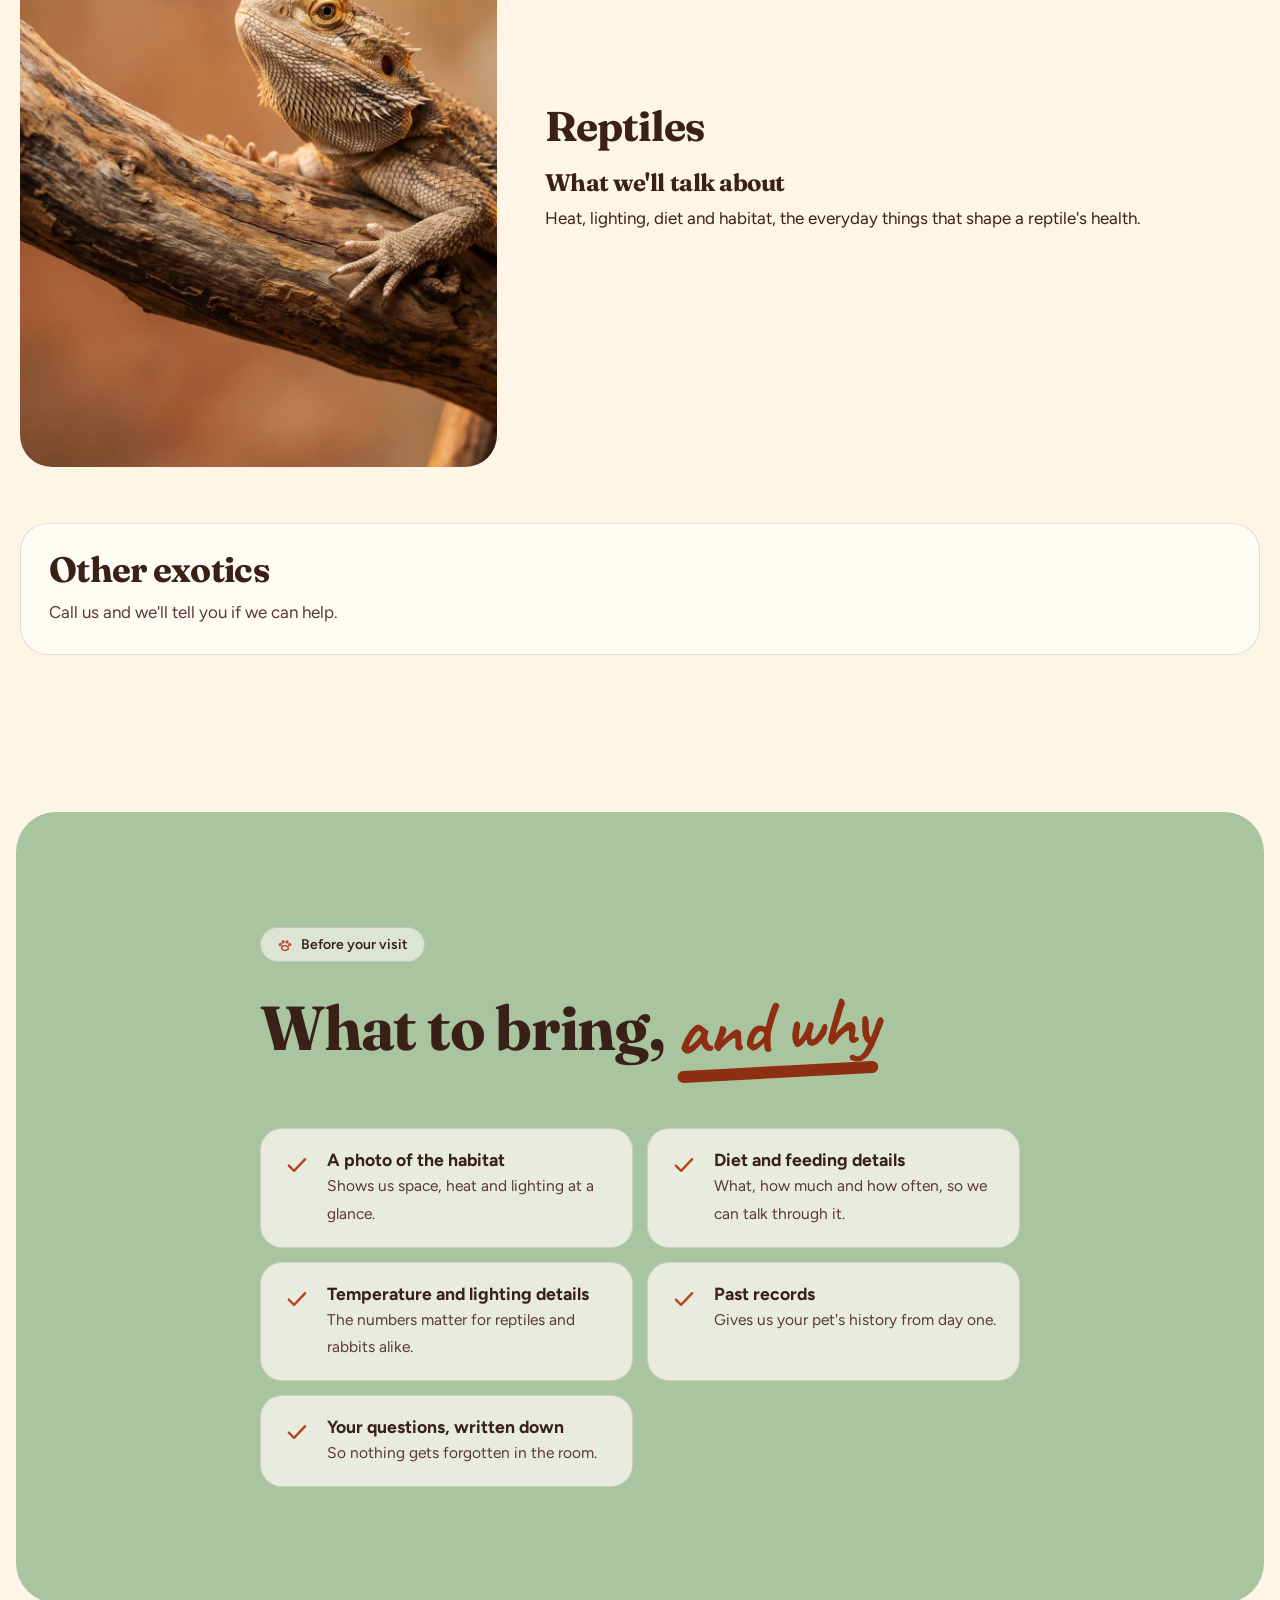
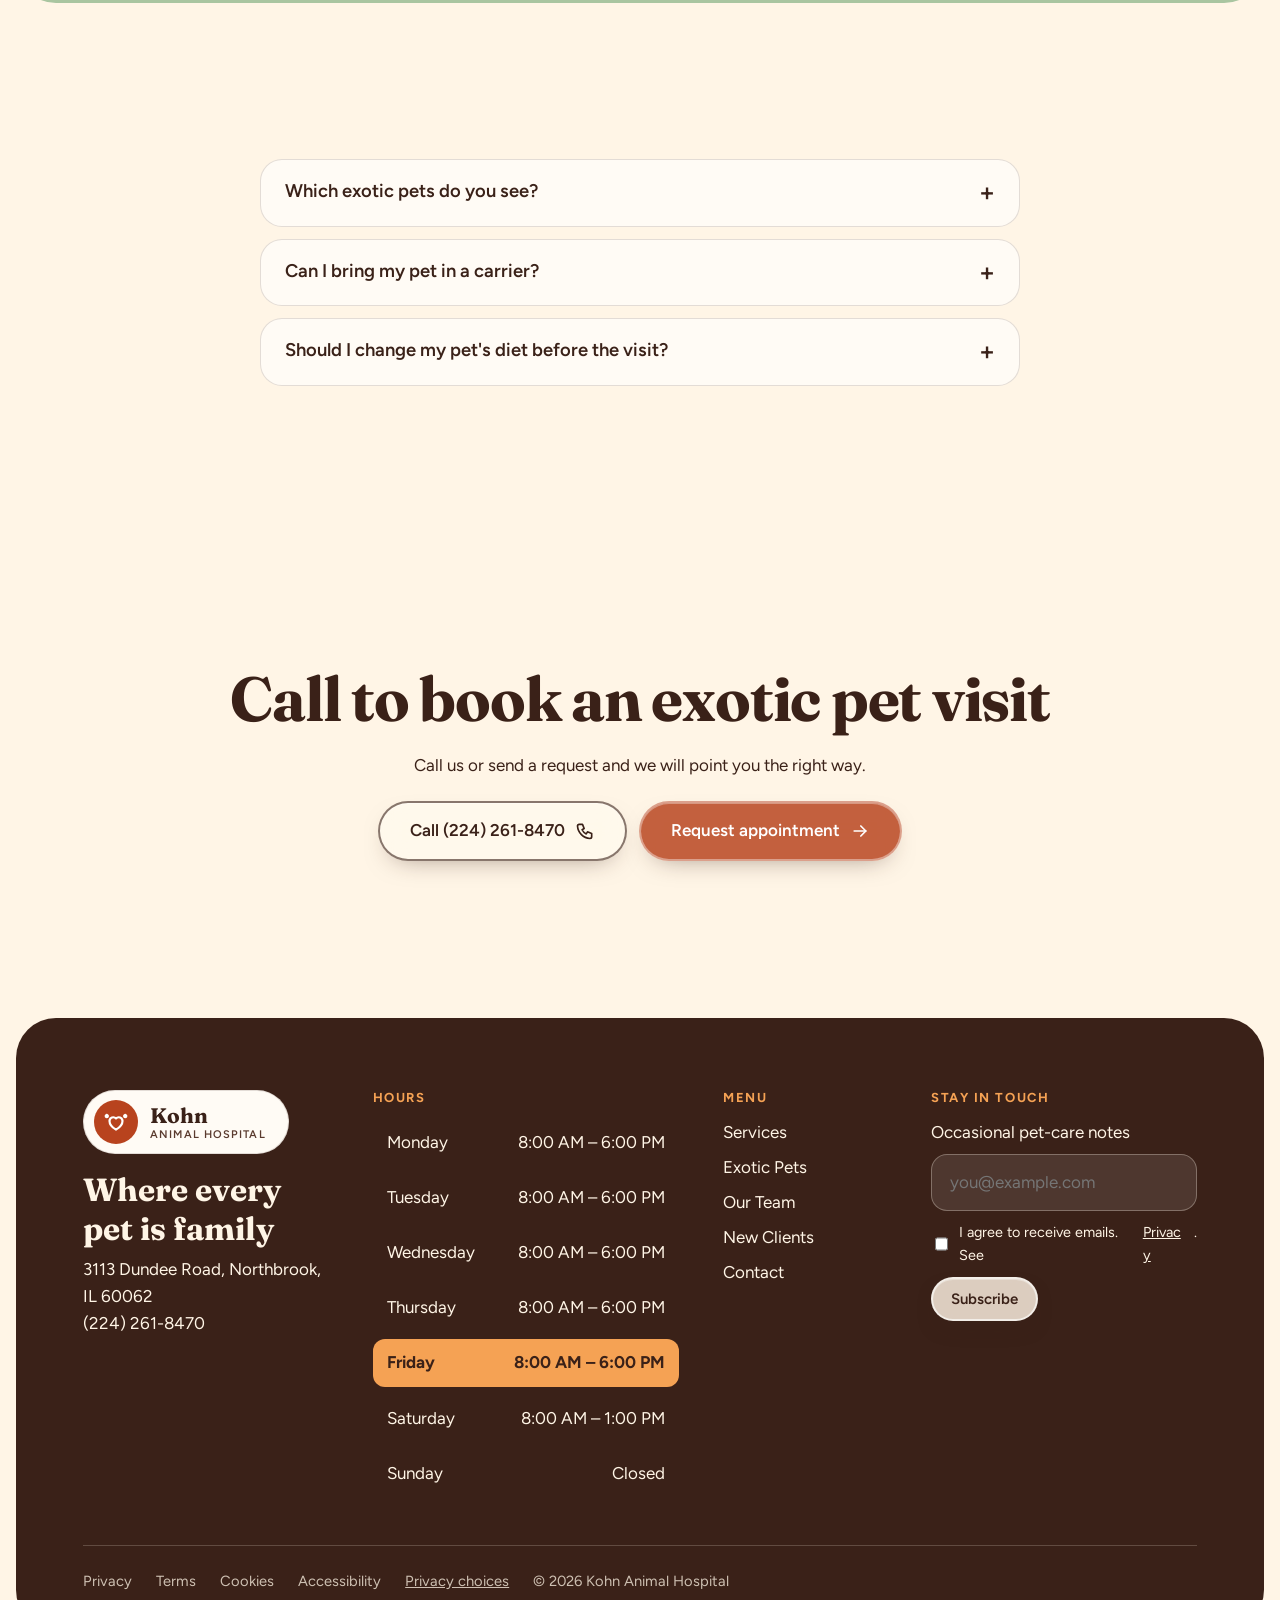
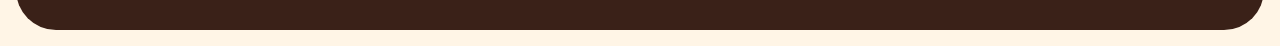
<file: exotic-pets/index.html>
<!doctype html><html lang="en"><head><meta charset="utf-8"><meta name="viewport" content="width=device-width,initial-scale=1"><title>Exotic Pet Veterinarian in Northbrook, IL | Kohn Animal Hospital</title><meta name="description" content="Rabbits, reptiles and other exotic pets are family too. Call Kohn Animal Hospital in Northbrook, IL to ask whether we can see your pet."><link rel="canonical" href="https://www.kohnanimalhospital.com/exotic-pets/"><meta name="theme-color" content="#B8431E"><meta property="og:title" content="Exotic Pet Veterinarian in Northbrook, IL | Kohn Animal Hospital"><meta property="og:description" content="Rabbits, reptiles and other exotic pets are family too. Call Kohn Animal Hospital in Northbrook, IL to ask whether we can see your pet."><meta property="og:type" content="website"><meta property="og:url" content="https://www.kohnanimalhospital.com/exotic-pets/"><meta name="twitter:card" content="summary"><link rel="icon" href="/favicon.svg" type="image/svg+xml">
<link rel="preconnect" href="https://fonts.googleapis.com"><link rel="preconnect" href="https://fonts.gstatic.com" crossorigin><link rel="stylesheet" href="https://fonts.googleapis.com/css2?family=Caveat:wght@700&family=Figtree:wght@400;600;700&family=Fraunces:opsz,wght@9..144,600;9..144,700&display=swap"><link rel="stylesheet" href="/assets/style.css"><script>document.documentElement.classList.add('js')</script><script type="application/ld+json">{"@context": "https://schema.org", "@type": "VeterinaryCare", "name": "Kohn Animal Hospital", "telephone": "+12242618470", "url": "https://www.kohnanimalhospital.com", "address": {"@type": "PostalAddress", "streetAddress": "3113 Dundee Road", "addressLocality": "Northbrook", "addressRegion": "IL", "postalCode": "60062", "addressCountry": "US"}, "openingHoursSpecification": [{"@type": "OpeningHoursSpecification", "dayOfWeek": ["Monday", "Tuesday", "Wednesday", "Thursday", "Friday"], "opens": "08:00", "closes": "18:00"}, {"@type": "OpeningHoursSpecification", "dayOfWeek": "Saturday", "opens": "08:00", "closes": "13:00"}]}</script><script type="application/ld+json">{"@context": "https://schema.org", "@type": "FAQPage", "mainEntity": [{"@type": "Question", "name": "Which exotic pets do you see?", "acceptedAnswer": {"@type": "Answer", "text": "We see select species. Please call us to confirm yours."}}, {"@type": "Question", "name": "Can I bring my pet in a carrier?", "acceptedAnswer": {"@type": "Answer", "text": "Yes. A secure, well-ventilated container is best for travel."}}, {"@type": "Question", "name": "Should I change my pet's diet before the visit?", "acceptedAnswer": {"@type": "Answer", "text": "No. Please bring details of the current diet and we will talk through it together."}}]}</script><style>@view-transition{navigation:auto}</style></head><body><a class="skip" href="#main">Skip to content</a>
<header class="site-header" data-header><div class="bar"><a class="brand" href="/" aria-label="Kohn Animal Hospital, home"><span class="brand-mark" aria-hidden="true"><svg class="icon" aria-hidden="true" style="width:26px;height:26px"><use href="/assets/icons.svg#pawheart"/></svg></span><span class="brand-text"><b>Kohn</b><span>Animal Hospital</span></span></a><nav class="nav" aria-label="Primary"><a href="/services/">Services</a><a href="/exotic-pets/" aria-current="page">Exotic Pets</a><a href="/team/">Our Team</a><a href="/new-clients/">New Clients</a><a href="/contact/">Contact</a></nav>
<div class="actions"><span class="status" data-open-status><i class="dot"></i><span>Open now · until 6 PM</span></span><a class="btn btn--secondary btn--md btn--phone" href="tel:+12242618470" aria-label="Call (224) 261-8470" style="background:var(--paper)"><svg class="icon" aria-hidden="true"><use href="/assets/icons.svg#phone"/></svg><span class="btn__label"><span>(224) 261-8470</span><span aria-hidden="true">(224) 261-8470</span></span></a><a class="btn btn--primary btn--md btn--cta" href="/contact/"><span class="btn__label"><span>Request<span class="long"> appointment</span></span><span aria-hidden="true">Request<span class="long"> appointment</span></span></span><svg class="icon" aria-hidden="true"><use href="/assets/icons.svg#arrow"/></svg></a><button class="burger" aria-label="Open menu" aria-expanded="false" type="button"><svg class="icon" aria-hidden="true"><use href="/assets/icons.svg#menu"/></svg></button></div></div></header>
<div class="mmenu"><a class="l" style="--i:0" href="/services/">Services</a><a class="l" style="--i:1" href="/exotic-pets/">Exotic Pets</a><a class="l" style="--i:2" href="/team/">Our Team</a><a class="l" style="--i:3" href="/new-clients/">New Clients</a><a class="l" style="--i:4" href="/contact/">Contact</a><div class="row" style="margin-top:auto"><a class="btn btn--light btn--lg " href="tel:+12242618470"><span class="btn__label"><span>Call (224) 261-8470</span><span aria-hidden="true">Call (224) 261-8470</span></span><svg class="icon" aria-hidden="true"><use href="/assets/icons.svg#phone"/></svg></a></div></div>
<main id="main"><section class="hero hero--in hero--sage"><span class="giant" aria-hidden="true">exotic</span><div class="hero-copy"><span class="pill"><svg class="icon" aria-hidden="true"><use href="/assets/icons.svg#paw"/></svg>Exotic pets</span><h1>Not every vet sees rabbits and reptiles. <span class="hand">We do.</span></h1><p class="sub">We see select species. Please call us to confirm yours.</p></div></section><section class="sec"><div class="wrap"><div class="split rv" style="margin-bottom:56px"><div class="thumb" style="aspect-ratio:4/5;margin:0;border-radius:32px"><img src="/img/exotics-rabbit.webp" width="1000" height="1250" alt="A rabbit" class="" style="--pos:50% 50%" loading="lazy" ></div><div><h2 style="font-size:2.6rem">Rabbits</h2><h3 style="margin-top:22px">What we'll talk about</h3><p style="margin-top:8px">Diet, housing, handling and the signs that mean a rabbit needs help sooner rather than later.</p></div></div><div class="split rv" style="margin-bottom:56px"><div class="thumb" style="aspect-ratio:4/5;margin:0;border-radius:32px"><img src="/img/exotics-reptile.webp" width="1000" height="1250" alt="A reptile" class="" style="--pos:50% 50%" loading="lazy" ></div><div><h2 style="font-size:2.6rem">Reptiles</h2><h3 style="margin-top:22px">What we'll talk about</h3><p style="margin-top:8px">Heat, lighting, diet and habitat, the everyday things that shape a reptile's health.</p></div></div><div class="card rv"><h2 style="font-size:2.2rem">Other exotics</h2><p style="margin-top:12px">Call us and we'll tell you if we can help.</p></div></div></section><section class="box sage"><div class="txt"><div class="head rv"><span class="pill"><svg class="icon" aria-hidden="true"><use href="/assets/icons.svg#paw"/></svg>Before your visit</span><h2>What to bring, <span class="hand" style="color:var(--rust-dark)">and why</span></h2></div><div class="why rv"><div><svg class="icon" aria-hidden="true"><use href="/assets/icons.svg#check"/></svg><p><b>A photo of the habitat</b><span>Shows us space, heat and lighting at a glance.</span></p></div><div><svg class="icon" aria-hidden="true"><use href="/assets/icons.svg#check"/></svg><p><b>Diet and feeding details</b><span>What, how much and how often, so we can talk through it.</span></p></div><div><svg class="icon" aria-hidden="true"><use href="/assets/icons.svg#check"/></svg><p><b>Temperature and lighting details</b><span>The numbers matter for reptiles and rabbits alike.</span></p></div><div><svg class="icon" aria-hidden="true"><use href="/assets/icons.svg#check"/></svg><p><b>Past records</b><span>Gives us your pet's history from day one.</span></p></div><div><svg class="icon" aria-hidden="true"><use href="/assets/icons.svg#check"/></svg><p><b>Your questions, written down</b><span>So nothing gets forgotten in the room.</span></p></div></div></div></section><section class="sec"><div class="txt"><div class="faq"><details class="rv"><summary>Which exotic pets do you see?</summary><p>We see select species. Please call us to confirm yours.</p></details><details class="rv"><summary>Can I bring my pet in a carrier?</summary><p>Yes. A secure, well-ventilated container is best for travel.</p></details><details class="rv"><summary>Should I change my pet's diet before the visit?</summary><p>No. Please bring details of the current diet and we will talk through it together.</p></details></div></div></section><section class="sec"><div class="wrap" style="text-align:center;display:grid;justify-items:center;gap:22px"><h2 class="rv">Call to book an exotic pet visit</h2><p class="rv">Call us or send a request and we will point you the right way.</p><div class="row rv"><a class="btn btn--secondary btn--lg " href="tel:+12242618470"><span class="btn__label"><span>Call (224) 261-8470</span><span aria-hidden="true">Call (224) 261-8470</span></span><svg class="icon" aria-hidden="true"><use href="/assets/icons.svg#phone"/></svg></a><a class="btn btn--primary btn--lg " href="/contact/"><span class="btn__label"><span>Request appointment</span><span aria-hidden="true">Request appointment</span></span><svg class="icon" aria-hidden="true"><use href="/assets/icons.svg#arrow"/></svg></a></div></div></section></main><footer class="foot"><div class="wrap"><div class="fg"><div><a class="brand" href="/" style="width:max-content;color:var(--cocoa)"><span class="brand-mark"><svg class="icon" aria-hidden="true" style="width:26px;height:26px"><use href="/assets/icons.svg#pawheart"/></svg></span><span class="brand-text"><b>Kohn</b><span>Animal Hospital</span></span></a><p class="tag">Where every pet is family</p><p>3113 Dundee Road, Northbrook, IL 60062<br><a href="tel:+12242618470">(224) 261-8470</a></p></div>
<div><h4>Hours</h4><ul class="hours" style="margin:0"><li data-day="1"><span>Monday</span><span>8:00 AM – 6:00 PM</span></li><li data-day="2"><span>Tuesday</span><span>8:00 AM – 6:00 PM</span></li><li data-day="3"><span>Wednesday</span><span>8:00 AM – 6:00 PM</span></li><li data-day="4"><span>Thursday</span><span>8:00 AM – 6:00 PM</span></li><li data-day="5"><span>Friday</span><span>8:00 AM – 6:00 PM</span></li><li data-day="6"><span>Saturday</span><span>8:00 AM – 1:00 PM</span></li><li data-day="0"><span>Sunday</span><span>Closed</span></li></ul></div><div><h4>Menu</h4><ul><li><a href="/services/">Services</a></li><li><a href="/exotic-pets/">Exotic Pets</a></li><li><a href="/team/">Our Team</a></li><li><a href="/new-clients/">New Clients</a></li><li><a href="/contact/">Contact</a></li></ul></div>
<div><h4>Stay in touch</h4><form data-news novalidate><label for="nl" style="display:block;margin-bottom:8px">Occasional pet-care notes</label><input id="nl" type="email" name="email" placeholder="you@example.com" autocomplete="email"><label style="display:flex;gap:8px;font-size:.9rem;margin-bottom:10px"><input type="checkbox" name="agree" style="width:auto"> I agree to receive emails. See <a href="/privacy/" style="text-decoration:underline">Privacy</a>.</label><button class="btn btn--light btn--sm" type="submit"><span class="btn__label"><span>Subscribe</span><span aria-hidden="true">Subscribe</span></span></button><p class="err" role="status" aria-live="polite" style="color:var(--amber)"></p></form></div></div>
<div class="legal"><a href="/privacy/">Privacy</a><a href="/terms/">Terms</a><a href="/cookies/">Cookies</a><a href="/accessibility/">Accessibility</a><button type="button" data-privacy>Privacy choices</button><span>© 2026 Kohn Animal Hospital</span></div></div></footer><div class="sticky"><a class="btn btn--secondary btn--md " href="tel:+12242618470"><span class="btn__label"><span>Call</span><span aria-hidden="true">Call</span></span><svg class="icon" aria-hidden="true"><use href="/assets/icons.svg#phone"/></svg></a><a class="btn btn--primary btn--md " href="/contact/"><span class="btn__label"><span>Request</span><span aria-hidden="true">Request</span></span><svg class="icon" aria-hidden="true"><use href="/assets/icons.svg#arrow"/></svg></a></div><div class="consent" role="dialog" aria-label="Privacy choices"><b style="font:700 1.3rem var(--fd)">Privacy choices</b><p style="font-size:.95rem">We only use a small saved setting for your choice. An embedded map is optional and loads only if you allow it. <a href="/cookies/" style="text-decoration:underline">Details</a></p><div class="opt" hidden><label><input type="checkbox" checked disabled> Necessary (always on)</label><label><input id="cmap" type="checkbox"> Embedded map</label></div><div class="row"><button class="btn btn--primary btn--sm" data-acc>Accept all</button><button class="btn btn--primary btn--sm" data-rej>Reject non-essential</button><button class="btn btn--primary btn--sm" data-cus>Customize</button><button class="btn btn--primary btn--sm" data-sv hidden>Save</button></div></div>
<script type="application/json" id="cfg">{"tz": "America/Chicago", "hours": [null, [8, 18], [8, 18], [8, 18], [8, 18], [8, 18], [8, 13]], "addr": "3113 Dundee Road, Northbrook, IL 60062"}</script><script src="/assets/app.js" defer></script></body></html>
</file>
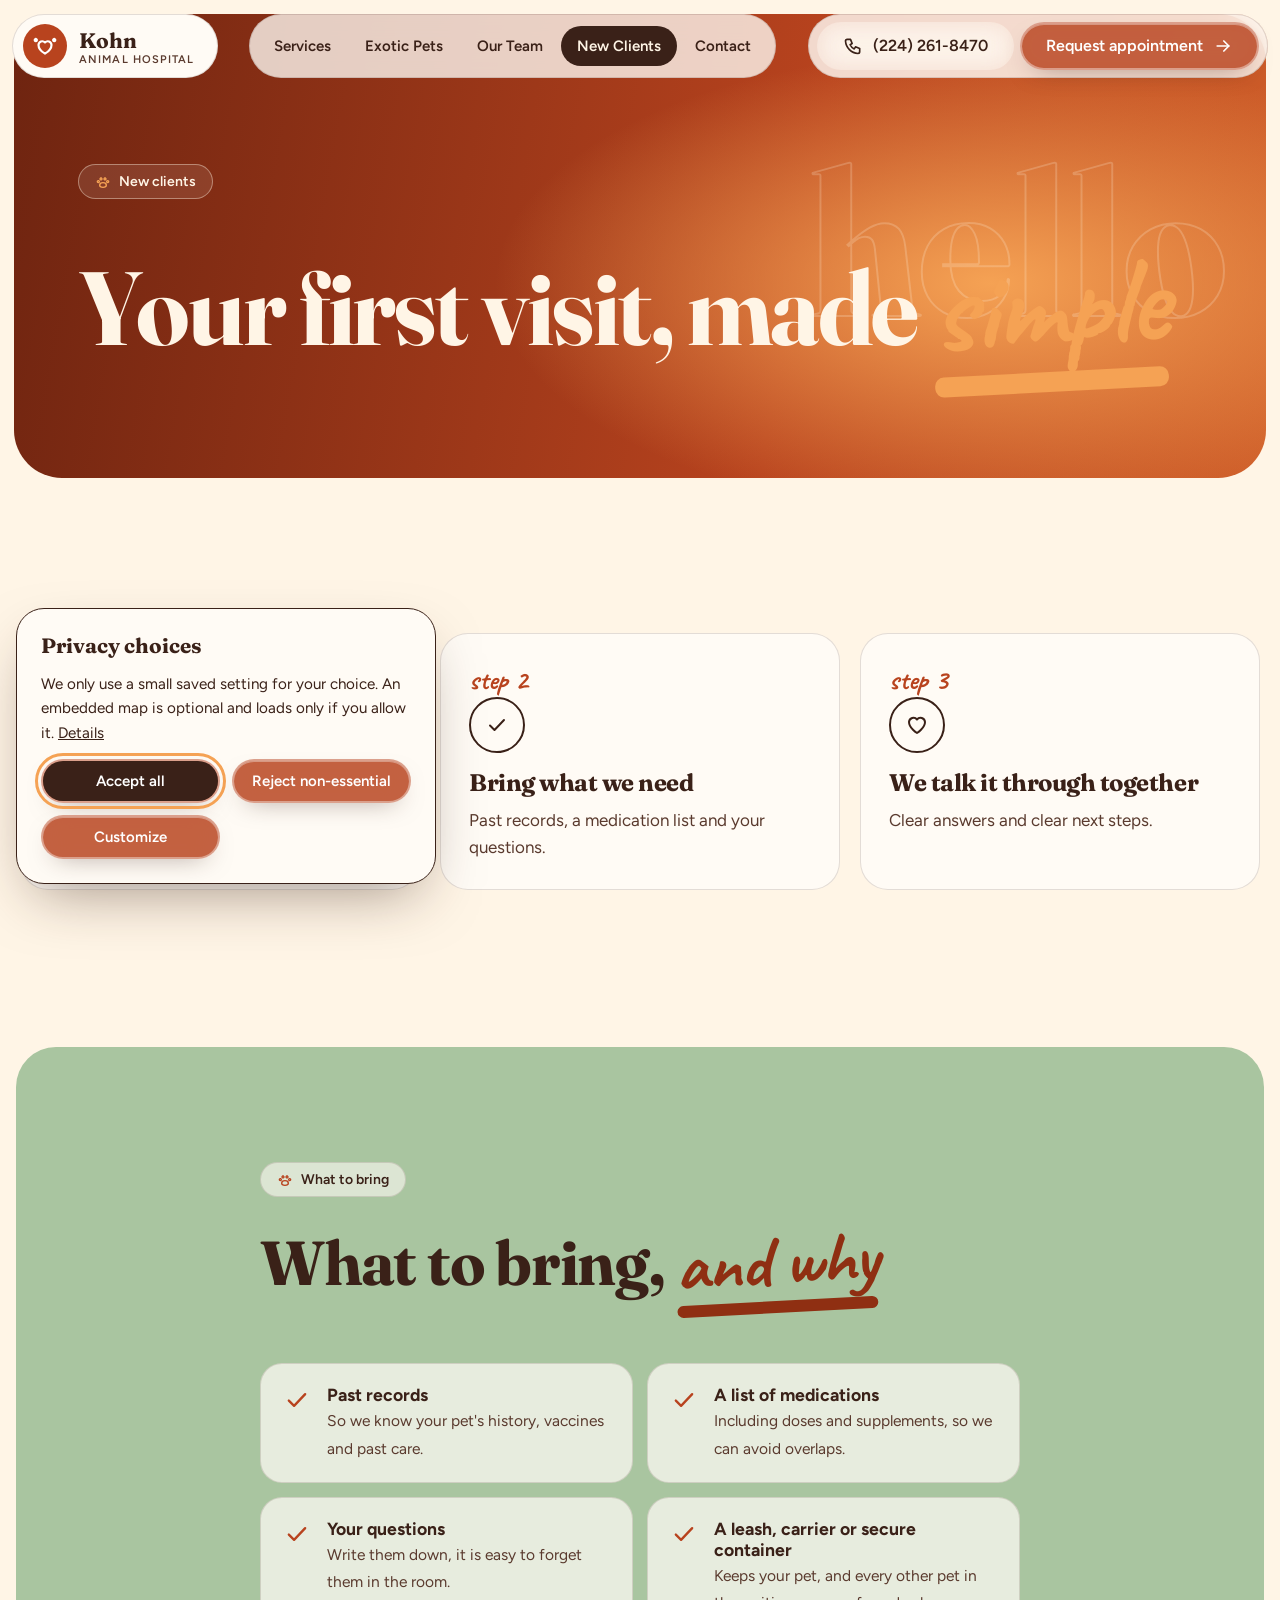
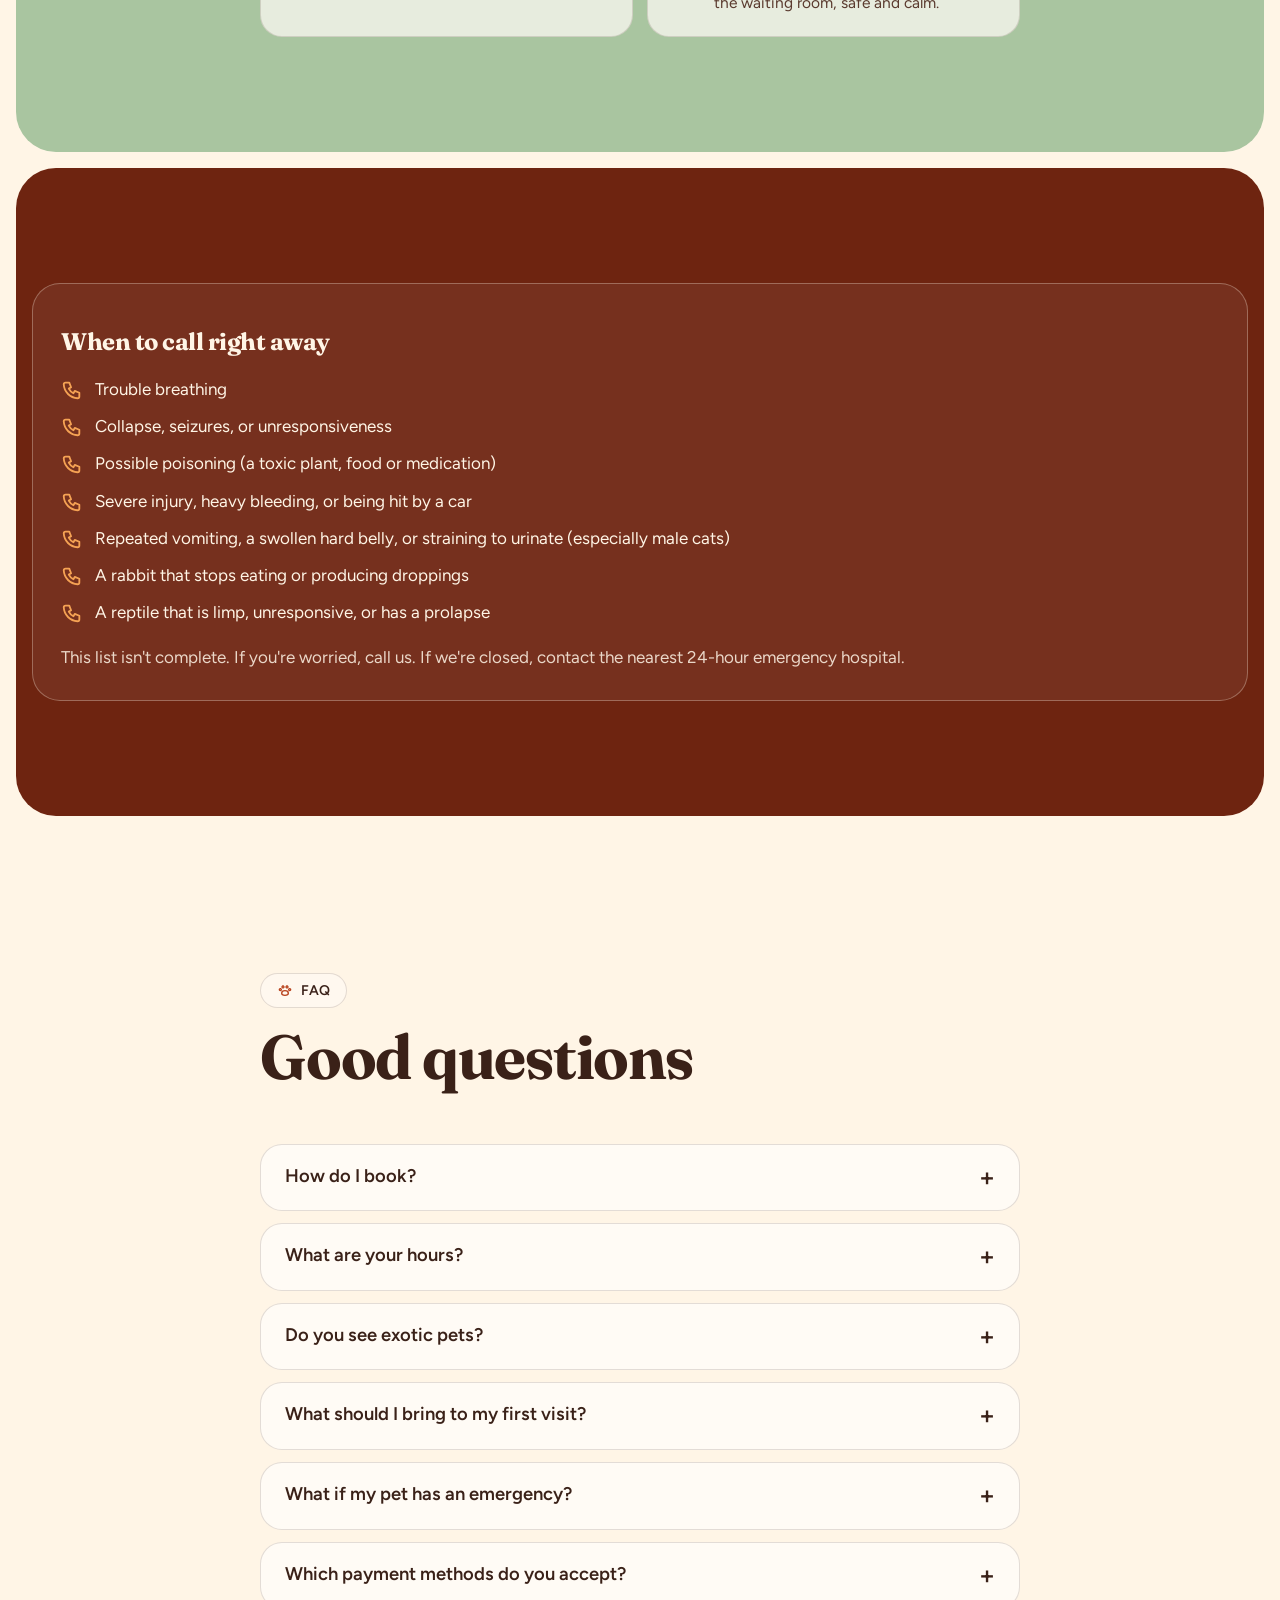
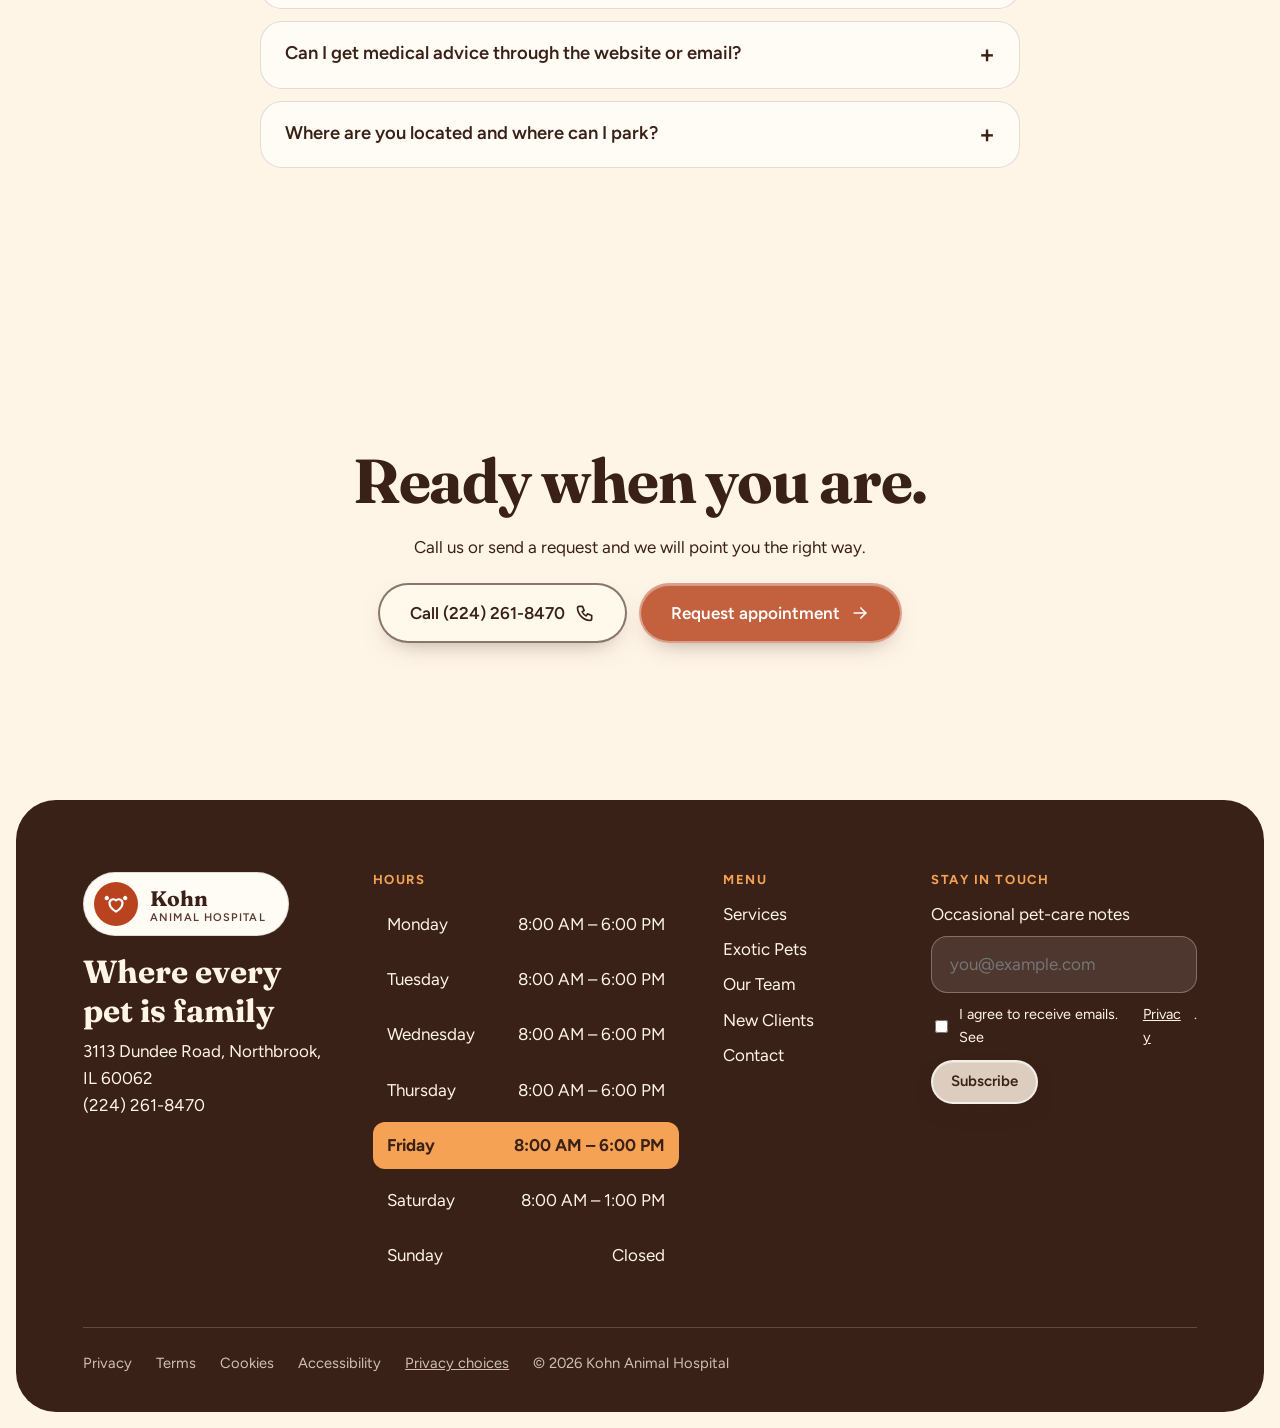
<file: new-clients/index.html>
<!doctype html><html lang="en"><head><meta charset="utf-8"><meta name="viewport" content="width=device-width,initial-scale=1"><title>New Clients | Kohn Animal Hospital, Northbrook</title><meta name="description" content="What to expect at your first visit to Kohn Animal Hospital in Northbrook, IL: how to book, what to bring and answers to common questions."><link rel="canonical" href="https://www.kohnanimalhospital.com/new-clients/"><meta name="theme-color" content="#B8431E"><meta property="og:title" content="New Clients | Kohn Animal Hospital, Northbrook"><meta property="og:description" content="What to expect at your first visit to Kohn Animal Hospital in Northbrook, IL: how to book, what to bring and answers to common questions."><meta property="og:type" content="website"><meta property="og:url" content="https://www.kohnanimalhospital.com/new-clients/"><meta name="twitter:card" content="summary"><link rel="icon" href="/favicon.svg" type="image/svg+xml">
<link rel="preconnect" href="https://fonts.googleapis.com"><link rel="preconnect" href="https://fonts.gstatic.com" crossorigin><link rel="stylesheet" href="https://fonts.googleapis.com/css2?family=Caveat:wght@700&family=Figtree:wght@400;600;700&family=Fraunces:opsz,wght@9..144,600;9..144,700&display=swap"><link rel="stylesheet" href="/assets/style.css"><script>document.documentElement.classList.add('js')</script><script type="application/ld+json">{"@context": "https://schema.org", "@type": "VeterinaryCare", "name": "Kohn Animal Hospital", "telephone": "+12242618470", "url": "https://www.kohnanimalhospital.com", "address": {"@type": "PostalAddress", "streetAddress": "3113 Dundee Road", "addressLocality": "Northbrook", "addressRegion": "IL", "postalCode": "60062", "addressCountry": "US"}, "openingHoursSpecification": [{"@type": "OpeningHoursSpecification", "dayOfWeek": ["Monday", "Tuesday", "Wednesday", "Thursday", "Friday"], "opens": "08:00", "closes": "18:00"}, {"@type": "OpeningHoursSpecification", "dayOfWeek": "Saturday", "opens": "08:00", "closes": "13:00"}]}</script><script type="application/ld+json">{"@context": "https://schema.org", "@type": "FAQPage", "mainEntity": [{"@type": "Question", "name": "How do I book?", "acceptedAnswer": {"@type": "Answer", "text": "Call (224) 261-8470 or send an appointment request through our contact page. We will call to confirm a time."}}, {"@type": "Question", "name": "What are your hours?", "acceptedAnswer": {"@type": "Answer", "text": "Monday to Friday 8:00 AM to 6:00 PM, Saturday 8:00 AM to 1:00 PM, closed Sunday."}}, {"@type": "Question", "name": "Do you see exotic pets?", "acceptedAnswer": {"@type": "Answer", "text": "We see select species, including rabbits and reptiles. Call us and we'll tell you if we can help with others."}}, {"@type": "Question", "name": "What should I bring to my first visit?", "acceptedAnswer": {"@type": "Answer", "text": "Past records, a list of medications, and your questions. Bring cats in carriers, dogs on leashes and exotics in a secure container."}}, {"@type": "Question", "name": "What if my pet has an emergency?", "acceptedAnswer": {"@type": "Answer", "text": "Call us right away at (224) 261-8470. If we're closed, contact the nearest 24-hour emergency animal hospital."}}, {"@type": "Question", "name": "Which payment methods do you accept?", "acceptedAnswer": {"@type": "Answer", "text": "Please call us for payment details."}}, {"@type": "Question", "name": "Can I get medical advice through the website or email?", "acceptedAnswer": {"@type": "Answer", "text": "No. Please call us. This website isn't for medical advice."}}, {"@type": "Question", "name": "Where are you located and where can I park?", "acceptedAnswer": {"@type": "Answer", "text": "3113 Dundee Road, Northbrook, IL 60062. Please call us for parking details."}}]}</script><style>@view-transition{navigation:auto}</style></head><body><a class="skip" href="#main">Skip to content</a>
<header class="site-header" data-header><div class="bar"><a class="brand" href="/" aria-label="Kohn Animal Hospital, home"><span class="brand-mark" aria-hidden="true"><svg class="icon" aria-hidden="true" style="width:26px;height:26px"><use href="/assets/icons.svg#pawheart"/></svg></span><span class="brand-text"><b>Kohn</b><span>Animal Hospital</span></span></a><nav class="nav" aria-label="Primary"><a href="/services/">Services</a><a href="/exotic-pets/">Exotic Pets</a><a href="/team/">Our Team</a><a href="/new-clients/" aria-current="page">New Clients</a><a href="/contact/">Contact</a></nav>
<div class="actions"><span class="status" data-open-status><i class="dot"></i><span>Open now · until 6 PM</span></span><a class="btn btn--secondary btn--md btn--phone" href="tel:+12242618470" aria-label="Call (224) 261-8470" style="background:var(--paper)"><svg class="icon" aria-hidden="true"><use href="/assets/icons.svg#phone"/></svg><span class="btn__label"><span>(224) 261-8470</span><span aria-hidden="true">(224) 261-8470</span></span></a><a class="btn btn--primary btn--md btn--cta" href="/contact/"><span class="btn__label"><span>Request<span class="long"> appointment</span></span><span aria-hidden="true">Request<span class="long"> appointment</span></span></span><svg class="icon" aria-hidden="true"><use href="/assets/icons.svg#arrow"/></svg></a><button class="burger" aria-label="Open menu" aria-expanded="false" type="button"><svg class="icon" aria-hidden="true"><use href="/assets/icons.svg#menu"/></svg></button></div></div></header>
<div class="mmenu"><a class="l" style="--i:0" href="/services/">Services</a><a class="l" style="--i:1" href="/exotic-pets/">Exotic Pets</a><a class="l" style="--i:2" href="/team/">Our Team</a><a class="l" style="--i:3" href="/new-clients/">New Clients</a><a class="l" style="--i:4" href="/contact/">Contact</a><div class="row" style="margin-top:auto"><a class="btn btn--light btn--lg " href="tel:+12242618470"><span class="btn__label"><span>Call (224) 261-8470</span><span aria-hidden="true">Call (224) 261-8470</span></span><svg class="icon" aria-hidden="true"><use href="/assets/icons.svg#phone"/></svg></a></div></div>
<main id="main"><section class="hero hero--in "><span class="giant" aria-hidden="true">hello</span><div class="hero-copy"><span class="pill"><svg class="icon" aria-hidden="true"><use href="/assets/icons.svg#paw"/></svg>New clients</span><h1>Your first visit, made <span class="hand">simple</span></h1></div></section><section class="sec"><div class="wrap"><div class="steps"><div class="card step rv"><span class="n">step 1</span><span class="badge"><svg class="icon" aria-hidden="true"><use href="/assets/icons.svg#phone"/></svg></span><h3>Call or request an appointment</h3><p>Tell us about your pet and what you need.</p></div><div class="card step rv"><span class="n">step 2</span><span class="badge"><svg class="icon" aria-hidden="true"><use href="/assets/icons.svg#check"/></svg></span><h3>Bring what we need</h3><p>Past records, a medication list and your questions.</p></div><div class="card step rv"><span class="n">step 3</span><span class="badge"><svg class="icon" aria-hidden="true"><use href="/assets/icons.svg#heart"/></svg></span><h3>We talk it through together</h3><p>Clear answers and clear next steps.</p></div></div></div></section><section class="box sage"><div class="txt"><div class="head rv"><span class="pill"><svg class="icon" aria-hidden="true"><use href="/assets/icons.svg#paw"/></svg>What to bring</span><h2>What to bring, <span class="hand" style="color:var(--rust-dark)">and why</span></h2></div><div class="why rv"><div><svg class="icon" aria-hidden="true"><use href="/assets/icons.svg#check"/></svg><p><b>Past records</b><span>So we know your pet's history, vaccines and past care.</span></p></div><div><svg class="icon" aria-hidden="true"><use href="/assets/icons.svg#check"/></svg><p><b>A list of medications</b><span>Including doses and supplements, so we can avoid overlaps.</span></p></div><div><svg class="icon" aria-hidden="true"><use href="/assets/icons.svg#check"/></svg><p><b>Your questions</b><span>Write them down, it is easy to forget them in the room.</span></p></div><div><svg class="icon" aria-hidden="true"><use href="/assets/icons.svg#check"/></svg><p><b>A leash, carrier or secure container</b><span>Keeps your pet, and every other pet in the waiting room, safe and calm.</span></p></div></div></div></section><section class="box deep"><div class="wrap"><div id="urgent" class="card rv" style="background:rgb(255 255 255/.06);border-color:rgb(255 245 230/.3);color:var(--cream)"><h3>When to call right away</h3><ul class="list"><li><svg class="icon" aria-hidden="true"><use href="/assets/icons.svg#phone"/></svg>Trouble breathing</li><li><svg class="icon" aria-hidden="true"><use href="/assets/icons.svg#phone"/></svg>Collapse, seizures, or unresponsiveness</li><li><svg class="icon" aria-hidden="true"><use href="/assets/icons.svg#phone"/></svg>Possible poisoning (a toxic plant, food or medication)</li><li><svg class="icon" aria-hidden="true"><use href="/assets/icons.svg#phone"/></svg>Severe injury, heavy bleeding, or being hit by a car</li><li><svg class="icon" aria-hidden="true"><use href="/assets/icons.svg#phone"/></svg>Repeated vomiting, a swollen hard belly, or straining to urinate (especially male cats)</li><li><svg class="icon" aria-hidden="true"><use href="/assets/icons.svg#phone"/></svg>A rabbit that stops eating or producing droppings</li><li><svg class="icon" aria-hidden="true"><use href="/assets/icons.svg#phone"/></svg>A reptile that is limp, unresponsive, or has a prolapse</li></ul><p style="margin-top:18px;color:rgb(255 245 230/.85)">This list isn't complete. If you're worried, call us. If we're closed, contact the nearest 24-hour emergency hospital.</p></div></div></section><section class="sec"><div class="txt"><div class="head rv"><span class="pill"><svg class="icon" aria-hidden="true"><use href="/assets/icons.svg#paw"/></svg>FAQ</span><h2>Good questions</h2></div><div class="faq"><details class="rv"><summary>How do I book?</summary><p>Call (224) 261-8470 or send an appointment request through our contact page. We will call to confirm a time.</p></details><details class="rv"><summary>What are your hours?</summary><p>Monday to Friday 8:00 AM to 6:00 PM, Saturday 8:00 AM to 1:00 PM, closed Sunday.</p></details><details class="rv"><summary>Do you see exotic pets?</summary><p>We see select species, including rabbits and reptiles. Call us and we'll tell you if we can help with others.</p></details><details class="rv"><summary>What should I bring to my first visit?</summary><p>Past records, a list of medications, and your questions. Bring cats in carriers, dogs on leashes and exotics in a secure container.</p></details><details class="rv"><summary>What if my pet has an emergency?</summary><p>Call us right away at (224) 261-8470. If we're closed, contact the nearest 24-hour emergency animal hospital.</p></details><details class="rv"><summary>Which payment methods do you accept?</summary><p>Please call us for payment details.</p></details><details class="rv"><summary>Can I get medical advice through the website or email?</summary><p>No. Please call us. This website isn't for medical advice.</p></details><details class="rv"><summary>Where are you located and where can I park?</summary><p>3113 Dundee Road, Northbrook, IL 60062. Please call us for parking details.</p></details></div></div></section><section class="sec"><div class="wrap" style="text-align:center;display:grid;justify-items:center;gap:22px"><h2 class="rv">Ready when you are.</h2><p class="rv">Call us or send a request and we will point you the right way.</p><div class="row rv"><a class="btn btn--secondary btn--lg " href="tel:+12242618470"><span class="btn__label"><span>Call (224) 261-8470</span><span aria-hidden="true">Call (224) 261-8470</span></span><svg class="icon" aria-hidden="true"><use href="/assets/icons.svg#phone"/></svg></a><a class="btn btn--primary btn--lg " href="/contact/"><span class="btn__label"><span>Request appointment</span><span aria-hidden="true">Request appointment</span></span><svg class="icon" aria-hidden="true"><use href="/assets/icons.svg#arrow"/></svg></a></div></div></section></main><footer class="foot"><div class="wrap"><div class="fg"><div><a class="brand" href="/" style="width:max-content;color:var(--cocoa)"><span class="brand-mark"><svg class="icon" aria-hidden="true" style="width:26px;height:26px"><use href="/assets/icons.svg#pawheart"/></svg></span><span class="brand-text"><b>Kohn</b><span>Animal Hospital</span></span></a><p class="tag">Where every pet is family</p><p>3113 Dundee Road, Northbrook, IL 60062<br><a href="tel:+12242618470">(224) 261-8470</a></p></div>
<div><h4>Hours</h4><ul class="hours" style="margin:0"><li data-day="1"><span>Monday</span><span>8:00 AM – 6:00 PM</span></li><li data-day="2"><span>Tuesday</span><span>8:00 AM – 6:00 PM</span></li><li data-day="3"><span>Wednesday</span><span>8:00 AM – 6:00 PM</span></li><li data-day="4"><span>Thursday</span><span>8:00 AM – 6:00 PM</span></li><li data-day="5"><span>Friday</span><span>8:00 AM – 6:00 PM</span></li><li data-day="6"><span>Saturday</span><span>8:00 AM – 1:00 PM</span></li><li data-day="0"><span>Sunday</span><span>Closed</span></li></ul></div><div><h4>Menu</h4><ul><li><a href="/services/">Services</a></li><li><a href="/exotic-pets/">Exotic Pets</a></li><li><a href="/team/">Our Team</a></li><li><a href="/new-clients/">New Clients</a></li><li><a href="/contact/">Contact</a></li></ul></div>
<div><h4>Stay in touch</h4><form data-news novalidate><label for="nl" style="display:block;margin-bottom:8px">Occasional pet-care notes</label><input id="nl" type="email" name="email" placeholder="you@example.com" autocomplete="email"><label style="display:flex;gap:8px;font-size:.9rem;margin-bottom:10px"><input type="checkbox" name="agree" style="width:auto"> I agree to receive emails. See <a href="/privacy/" style="text-decoration:underline">Privacy</a>.</label><button class="btn btn--light btn--sm" type="submit"><span class="btn__label"><span>Subscribe</span><span aria-hidden="true">Subscribe</span></span></button><p class="err" role="status" aria-live="polite" style="color:var(--amber)"></p></form></div></div>
<div class="legal"><a href="/privacy/">Privacy</a><a href="/terms/">Terms</a><a href="/cookies/">Cookies</a><a href="/accessibility/">Accessibility</a><button type="button" data-privacy>Privacy choices</button><span>© 2026 Kohn Animal Hospital</span></div></div></footer><div class="sticky"><a class="btn btn--secondary btn--md " href="tel:+12242618470"><span class="btn__label"><span>Call</span><span aria-hidden="true">Call</span></span><svg class="icon" aria-hidden="true"><use href="/assets/icons.svg#phone"/></svg></a><a class="btn btn--primary btn--md " href="/contact/"><span class="btn__label"><span>Request</span><span aria-hidden="true">Request</span></span><svg class="icon" aria-hidden="true"><use href="/assets/icons.svg#arrow"/></svg></a></div><div class="consent" role="dialog" aria-label="Privacy choices"><b style="font:700 1.3rem var(--fd)">Privacy choices</b><p style="font-size:.95rem">We only use a small saved setting for your choice. An embedded map is optional and loads only if you allow it. <a href="/cookies/" style="text-decoration:underline">Details</a></p><div class="opt" hidden><label><input type="checkbox" checked disabled> Necessary (always on)</label><label><input id="cmap" type="checkbox"> Embedded map</label></div><div class="row"><button class="btn btn--primary btn--sm" data-acc>Accept all</button><button class="btn btn--primary btn--sm" data-rej>Reject non-essential</button><button class="btn btn--primary btn--sm" data-cus>Customize</button><button class="btn btn--primary btn--sm" data-sv hidden>Save</button></div></div>
<script type="application/json" id="cfg">{"tz": "America/Chicago", "hours": [null, [8, 18], [8, 18], [8, 18], [8, 18], [8, 18], [8, 13]], "addr": "3113 Dundee Road, Northbrook, IL 60062"}</script><script src="/assets/app.js" defer></script></body></html>
</file>
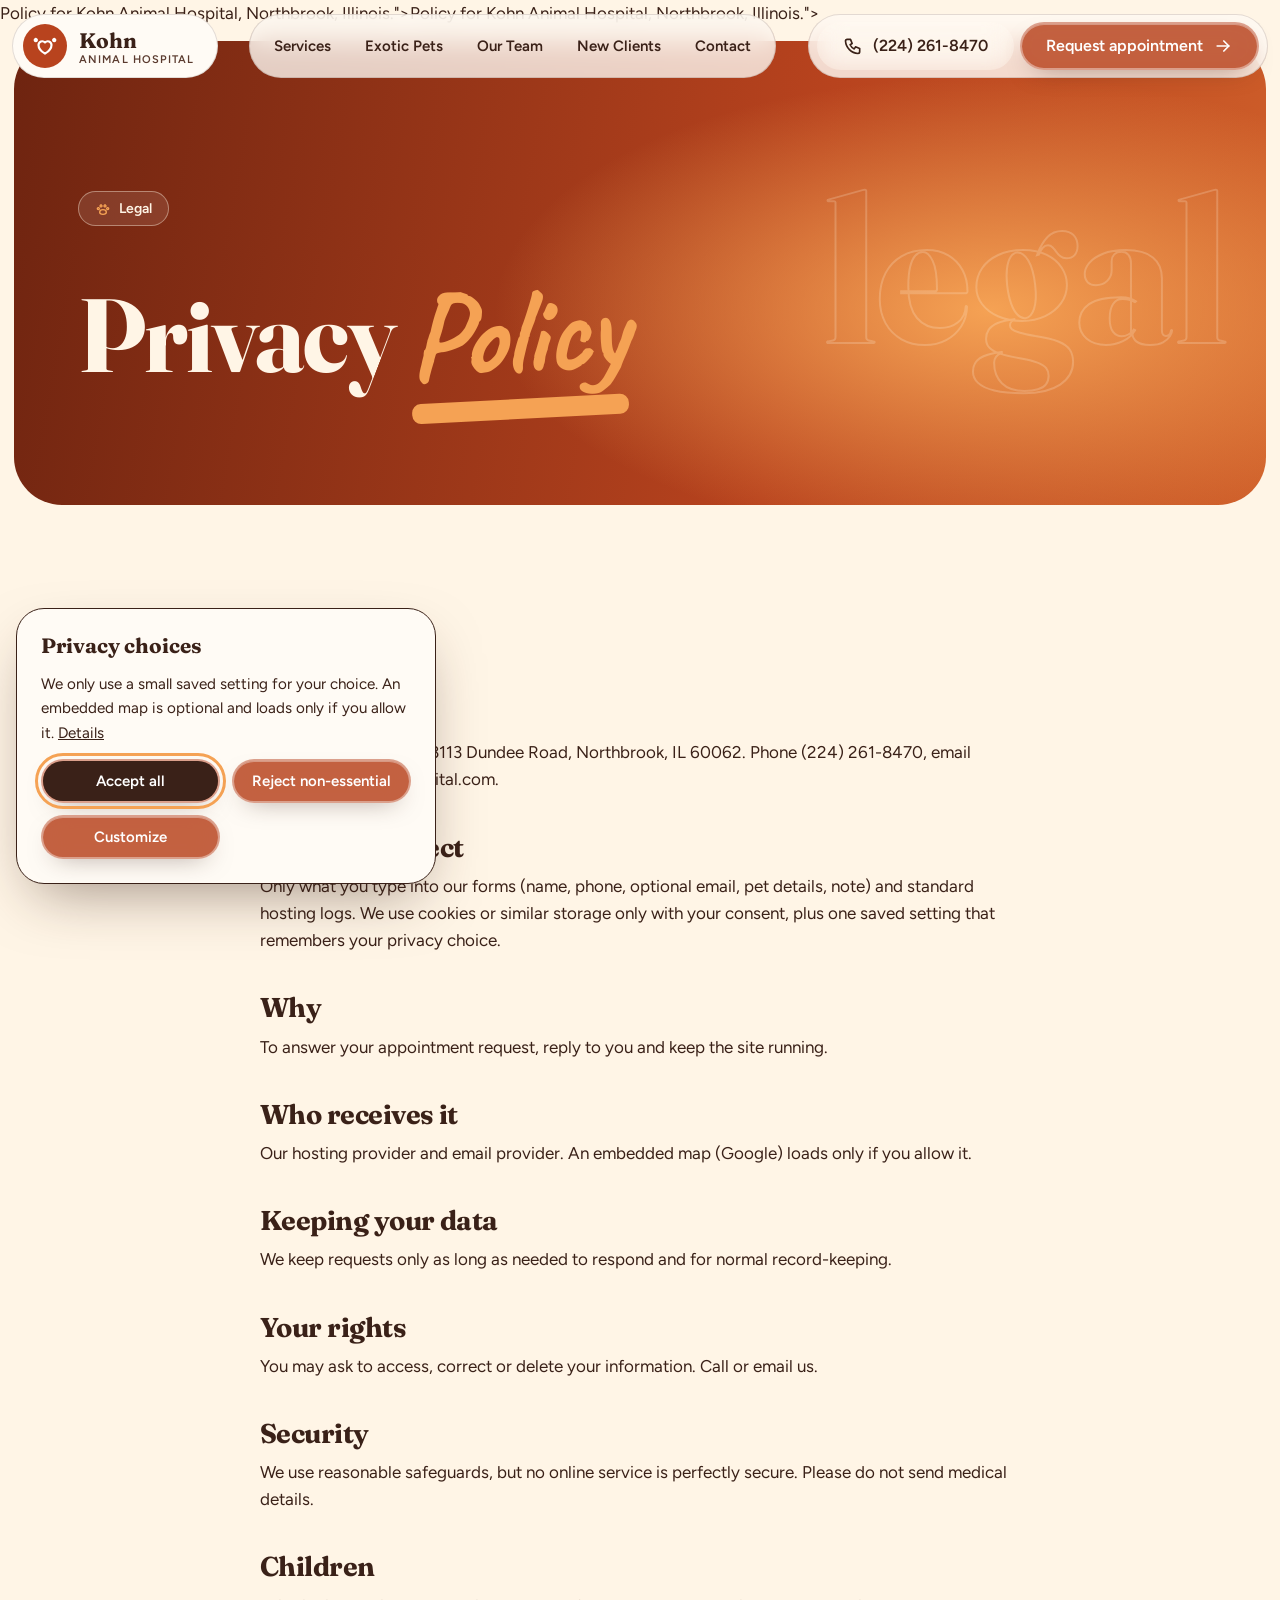
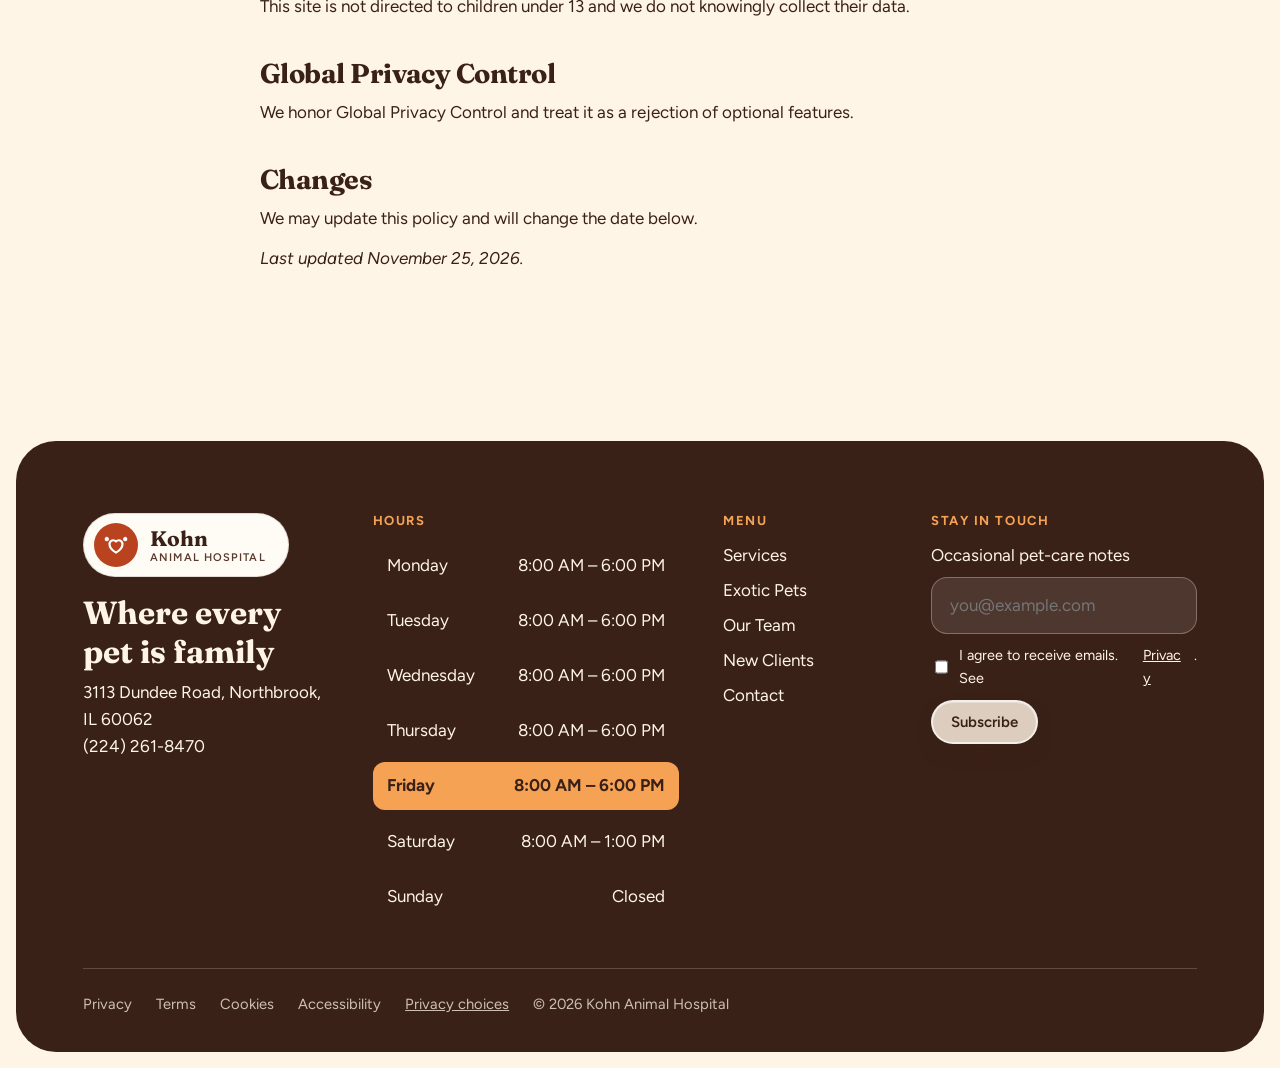
<file: privacy/index.html>
<!doctype html><html lang="en"><head><meta charset="utf-8"><meta name="viewport" content="width=device-width,initial-scale=1"><title>Privacy Policy | Kohn Animal Hospital</title><meta name="description" content="Privacy <span class="hand">Policy</span> for Kohn Animal Hospital, Northbrook, Illinois."><link rel="canonical" href="https://www.kohnanimalhospital.com/privacy/"><meta name="theme-color" content="#B8431E"><meta property="og:title" content="Privacy Policy | Kohn Animal Hospital"><meta property="og:description" content="Privacy <span class="hand">Policy</span> for Kohn Animal Hospital, Northbrook, Illinois."><meta property="og:type" content="website"><meta property="og:url" content="https://www.kohnanimalhospital.com/privacy/"><meta name="twitter:card" content="summary"><link rel="icon" href="/favicon.svg" type="image/svg+xml">
<link rel="preconnect" href="https://fonts.googleapis.com"><link rel="preconnect" href="https://fonts.gstatic.com" crossorigin><link rel="stylesheet" href="https://fonts.googleapis.com/css2?family=Caveat:wght@700&family=Figtree:wght@400;600;700&family=Fraunces:opsz,wght@9..144,600;9..144,700&display=swap"><link rel="stylesheet" href="/assets/style.css"><script>document.documentElement.classList.add('js')</script><script type="application/ld+json">{"@context": "https://schema.org", "@type": "VeterinaryCare", "name": "Kohn Animal Hospital", "telephone": "+12242618470", "url": "https://www.kohnanimalhospital.com", "address": {"@type": "PostalAddress", "streetAddress": "3113 Dundee Road", "addressLocality": "Northbrook", "addressRegion": "IL", "postalCode": "60062", "addressCountry": "US"}, "openingHoursSpecification": [{"@type": "OpeningHoursSpecification", "dayOfWeek": ["Monday", "Tuesday", "Wednesday", "Thursday", "Friday"], "opens": "08:00", "closes": "18:00"}, {"@type": "OpeningHoursSpecification", "dayOfWeek": "Saturday", "opens": "08:00", "closes": "13:00"}]}</script><style>@view-transition{navigation:auto}</style></head><body><a class="skip" href="#main">Skip to content</a>
<header class="site-header" data-header><div class="bar"><a class="brand" href="/" aria-label="Kohn Animal Hospital, home"><span class="brand-mark" aria-hidden="true"><svg class="icon" aria-hidden="true" style="width:26px;height:26px"><use href="/assets/icons.svg#pawheart"/></svg></span><span class="brand-text"><b>Kohn</b><span>Animal Hospital</span></span></a><nav class="nav" aria-label="Primary"><a href="/services/">Services</a><a href="/exotic-pets/">Exotic Pets</a><a href="/team/">Our Team</a><a href="/new-clients/">New Clients</a><a href="/contact/">Contact</a></nav>
<div class="actions"><span class="status" data-open-status><i class="dot"></i><span>Open now · until 6 PM</span></span><a class="btn btn--secondary btn--md btn--phone" href="tel:+12242618470" aria-label="Call (224) 261-8470" style="background:var(--paper)"><svg class="icon" aria-hidden="true"><use href="/assets/icons.svg#phone"/></svg><span class="btn__label"><span>(224) 261-8470</span><span aria-hidden="true">(224) 261-8470</span></span></a><a class="btn btn--primary btn--md btn--cta" href="/contact/"><span class="btn__label"><span>Request<span class="long"> appointment</span></span><span aria-hidden="true">Request<span class="long"> appointment</span></span></span><svg class="icon" aria-hidden="true"><use href="/assets/icons.svg#arrow"/></svg></a><button class="burger" aria-label="Open menu" aria-expanded="false" type="button"><svg class="icon" aria-hidden="true"><use href="/assets/icons.svg#menu"/></svg></button></div></div></header>
<div class="mmenu"><a class="l" style="--i:0" href="/services/">Services</a><a class="l" style="--i:1" href="/exotic-pets/">Exotic Pets</a><a class="l" style="--i:2" href="/team/">Our Team</a><a class="l" style="--i:3" href="/new-clients/">New Clients</a><a class="l" style="--i:4" href="/contact/">Contact</a><div class="row" style="margin-top:auto"><a class="btn btn--light btn--lg " href="tel:+12242618470"><span class="btn__label"><span>Call (224) 261-8470</span><span aria-hidden="true">Call (224) 261-8470</span></span><svg class="icon" aria-hidden="true"><use href="/assets/icons.svg#phone"/></svg></a></div></div>
<main id="main"><section class="hero hero--in "><span class="giant" aria-hidden="true">legal</span><div class="hero-copy"><span class="pill"><svg class="icon" aria-hidden="true"><use href="/assets/icons.svg#paw"/></svg>Legal</span><h1>Privacy <span class="hand">Policy</span></h1></div></section><section class="sec"><div class="txt prose"><h2>Who we are</h2><p>Kohn Animal Hospital, 3113 Dundee Road, Northbrook, IL 60062. Phone (224) 261-8470, email hello@kohnanimalhospital.com.</p><h2>What we collect</h2><p>Only what you type into our forms (name, phone, optional email, pet details, note) and standard hosting logs. We use cookies or similar storage only with your consent, plus one saved setting that remembers your privacy choice.</p><h2>Why</h2><p>To answer your appointment request, reply to you and keep the site running.</p><h2>Who receives it</h2><p>Our hosting provider and email provider. An embedded map (Google) loads only if you allow it.</p><h2>Keeping your data</h2><p>We keep requests only as long as needed to respond and for normal record-keeping.</p><h2>Your rights</h2><p>You may ask to access, correct or delete your information. Call or email us.</p><h2>Security</h2><p>We use reasonable safeguards, but no online service is perfectly secure. Please do not send medical details.</p><h2>Children</h2><p>This site is not directed to children under 13 and we do not knowingly collect their data.</p><h2>Global Privacy Control</h2><p>We honor Global Privacy Control and treat it as a rejection of optional features.</p><h2>Changes</h2><p>We may update this policy and will change the date below.</p><p><em>Last updated November 25, 2026.</em></p></div></section></main><footer class="foot"><div class="wrap"><div class="fg"><div><a class="brand" href="/" style="width:max-content;color:var(--cocoa)"><span class="brand-mark"><svg class="icon" aria-hidden="true" style="width:26px;height:26px"><use href="/assets/icons.svg#pawheart"/></svg></span><span class="brand-text"><b>Kohn</b><span>Animal Hospital</span></span></a><p class="tag">Where every pet is family</p><p>3113 Dundee Road, Northbrook, IL 60062<br><a href="tel:+12242618470">(224) 261-8470</a></p></div>
<div><h4>Hours</h4><ul class="hours" style="margin:0"><li data-day="1"><span>Monday</span><span>8:00 AM – 6:00 PM</span></li><li data-day="2"><span>Tuesday</span><span>8:00 AM – 6:00 PM</span></li><li data-day="3"><span>Wednesday</span><span>8:00 AM – 6:00 PM</span></li><li data-day="4"><span>Thursday</span><span>8:00 AM – 6:00 PM</span></li><li data-day="5"><span>Friday</span><span>8:00 AM – 6:00 PM</span></li><li data-day="6"><span>Saturday</span><span>8:00 AM – 1:00 PM</span></li><li data-day="0"><span>Sunday</span><span>Closed</span></li></ul></div><div><h4>Menu</h4><ul><li><a href="/services/">Services</a></li><li><a href="/exotic-pets/">Exotic Pets</a></li><li><a href="/team/">Our Team</a></li><li><a href="/new-clients/">New Clients</a></li><li><a href="/contact/">Contact</a></li></ul></div>
<div><h4>Stay in touch</h4><form data-news novalidate><label for="nl" style="display:block;margin-bottom:8px">Occasional pet-care notes</label><input id="nl" type="email" name="email" placeholder="you@example.com" autocomplete="email"><label style="display:flex;gap:8px;font-size:.9rem;margin-bottom:10px"><input type="checkbox" name="agree" style="width:auto"> I agree to receive emails. See <a href="/privacy/" style="text-decoration:underline">Privacy</a>.</label><button class="btn btn--light btn--sm" type="submit"><span class="btn__label"><span>Subscribe</span><span aria-hidden="true">Subscribe</span></span></button><p class="err" role="status" aria-live="polite" style="color:var(--amber)"></p></form></div></div>
<div class="legal"><a href="/privacy/">Privacy</a><a href="/terms/">Terms</a><a href="/cookies/">Cookies</a><a href="/accessibility/">Accessibility</a><button type="button" data-privacy>Privacy choices</button><span>© 2026 Kohn Animal Hospital</span></div></div></footer><div class="sticky"><a class="btn btn--secondary btn--md " href="tel:+12242618470"><span class="btn__label"><span>Call</span><span aria-hidden="true">Call</span></span><svg class="icon" aria-hidden="true"><use href="/assets/icons.svg#phone"/></svg></a><a class="btn btn--primary btn--md " href="/contact/"><span class="btn__label"><span>Request</span><span aria-hidden="true">Request</span></span><svg class="icon" aria-hidden="true"><use href="/assets/icons.svg#arrow"/></svg></a></div><div class="consent" role="dialog" aria-label="Privacy choices"><b style="font:700 1.3rem var(--fd)">Privacy choices</b><p style="font-size:.95rem">We only use a small saved setting for your choice. An embedded map is optional and loads only if you allow it. <a href="/cookies/" style="text-decoration:underline">Details</a></p><div class="opt" hidden><label><input type="checkbox" checked disabled> Necessary (always on)</label><label><input id="cmap" type="checkbox"> Embedded map</label></div><div class="row"><button class="btn btn--primary btn--sm" data-acc>Accept all</button><button class="btn btn--primary btn--sm" data-rej>Reject non-essential</button><button class="btn btn--primary btn--sm" data-cus>Customize</button><button class="btn btn--primary btn--sm" data-sv hidden>Save</button></div></div>
<script type="application/json" id="cfg">{"tz": "America/Chicago", "hours": [null, [8, 18], [8, 18], [8, 18], [8, 18], [8, 18], [8, 13]], "addr": "3113 Dundee Road, Northbrook, IL 60062"}</script><script src="/assets/app.js" defer></script></body></html>
</file>
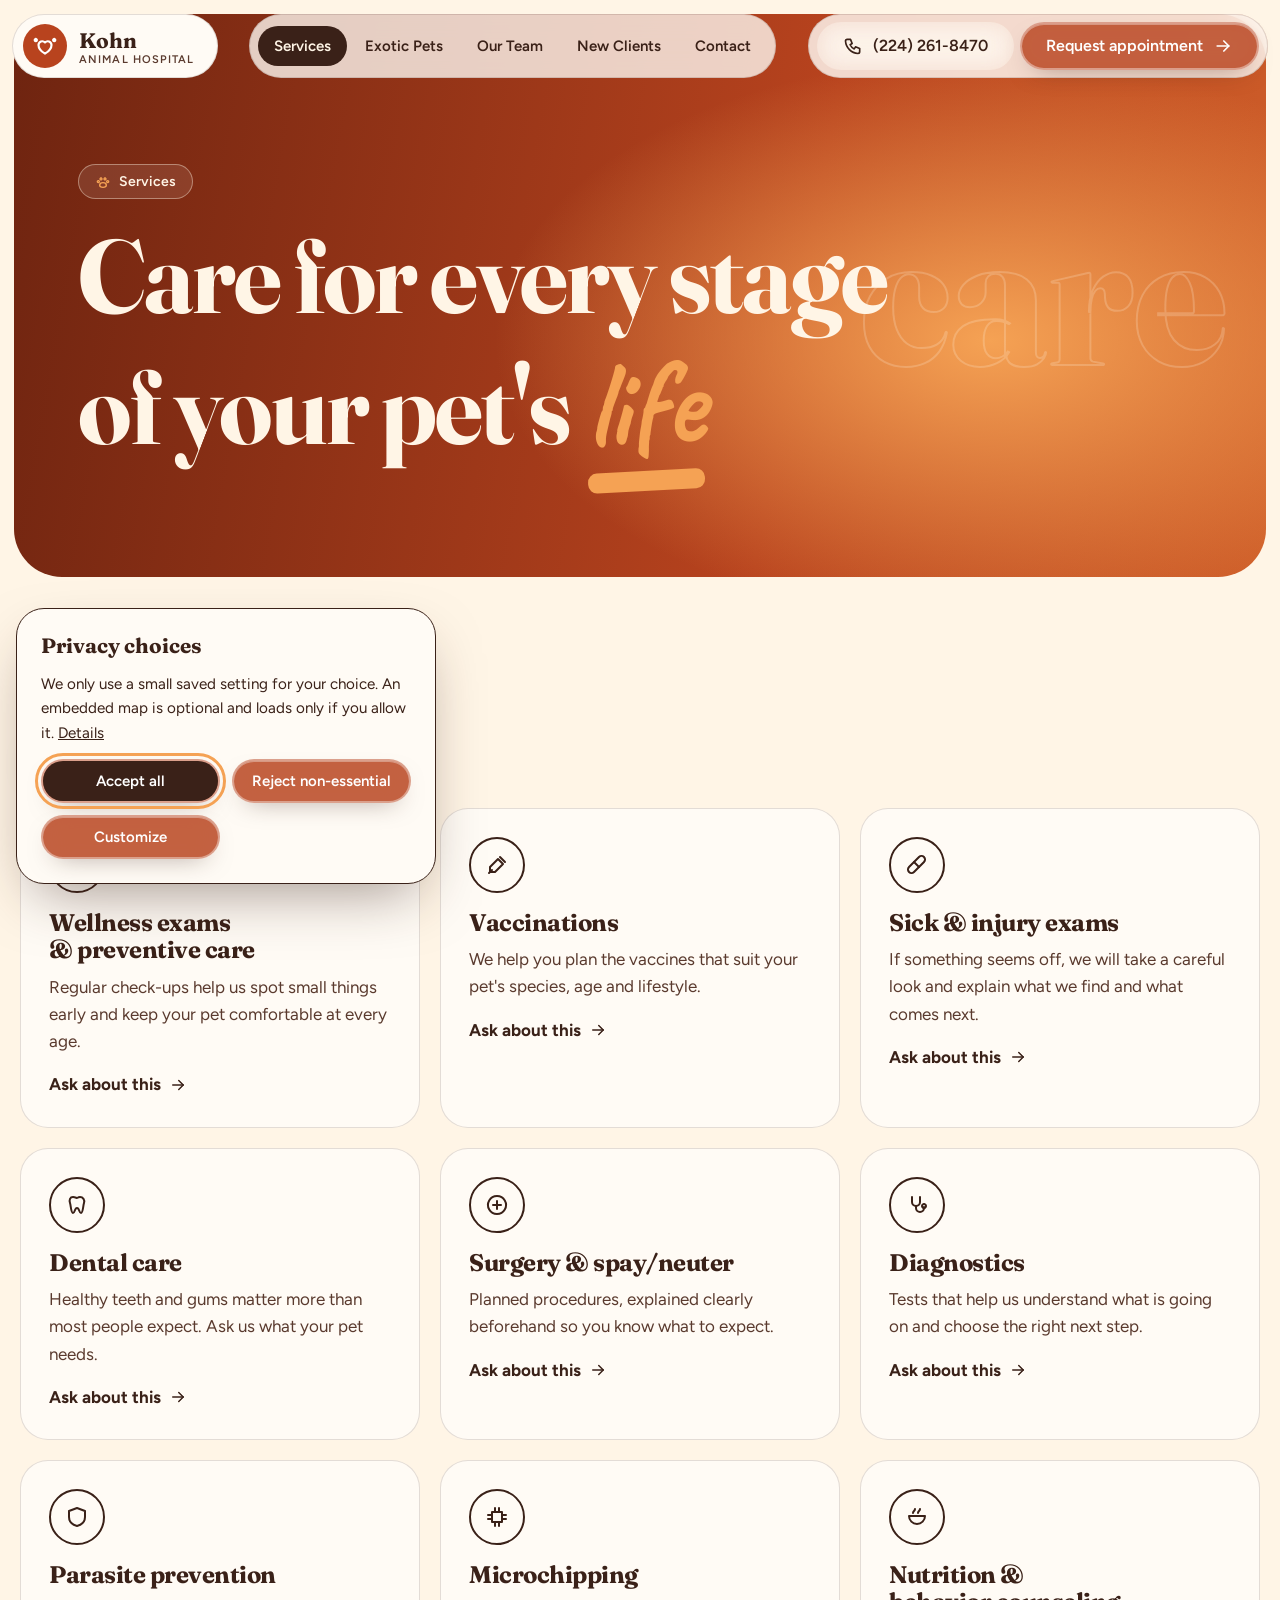
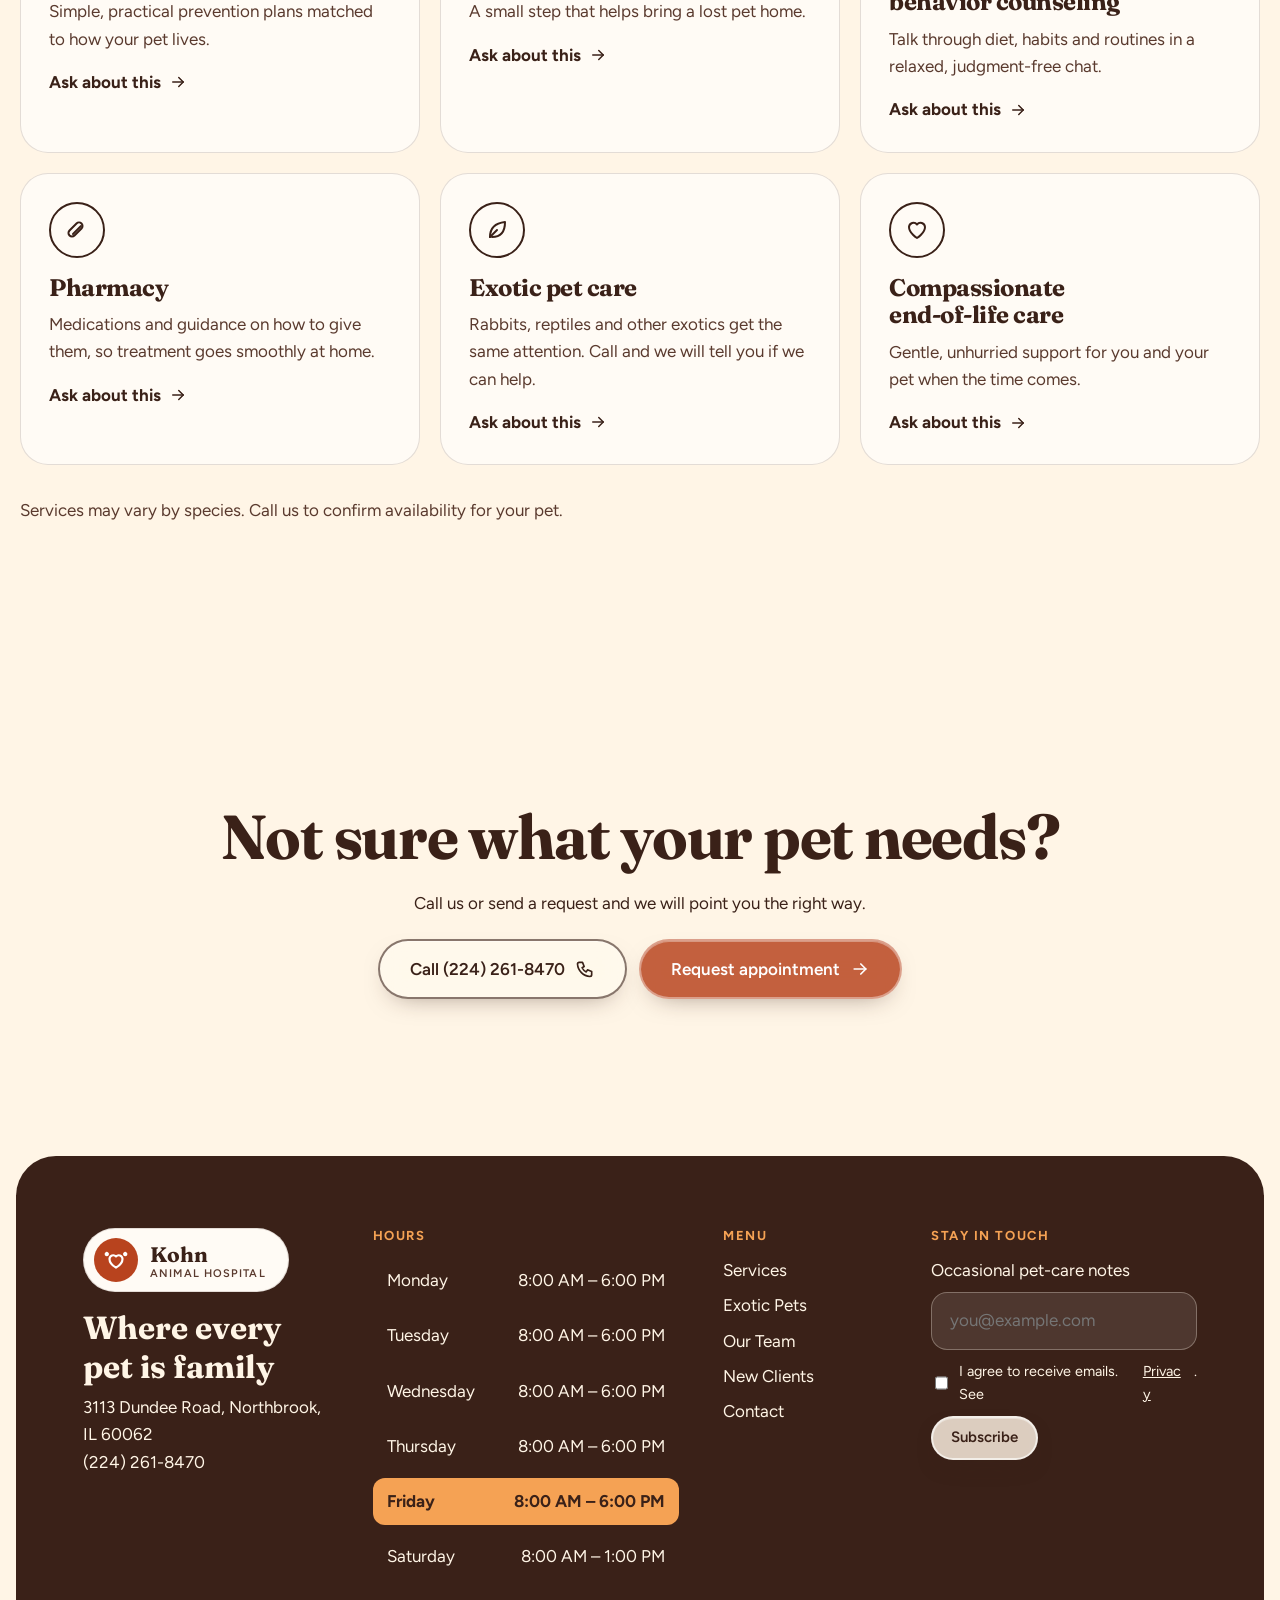
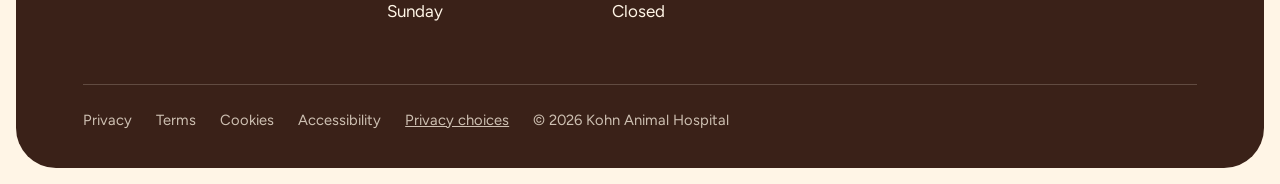
<file: services/index.html>
<!doctype html><html lang="en"><head><meta charset="utf-8"><meta name="viewport" content="width=device-width,initial-scale=1"><title>Veterinary Services in Northbrook, IL | Kohn Animal Hospital</title><meta name="description" content="Wellness exams, vaccines, dental care, surgery, diagnostics and more for dogs, cats, rabbits and exotic pets at Kohn Animal Hospital in Northbrook, IL."><link rel="canonical" href="https://www.kohnanimalhospital.com/services/"><meta name="theme-color" content="#B8431E"><meta property="og:title" content="Veterinary Services in Northbrook, IL | Kohn Animal Hospital"><meta property="og:description" content="Wellness exams, vaccines, dental care, surgery, diagnostics and more for dogs, cats, rabbits and exotic pets at Kohn Animal Hospital in Northbrook, IL."><meta property="og:type" content="website"><meta property="og:url" content="https://www.kohnanimalhospital.com/services/"><meta name="twitter:card" content="summary"><link rel="icon" href="/favicon.svg" type="image/svg+xml">
<link rel="preconnect" href="https://fonts.googleapis.com"><link rel="preconnect" href="https://fonts.gstatic.com" crossorigin><link rel="stylesheet" href="https://fonts.googleapis.com/css2?family=Caveat:wght@700&family=Figtree:wght@400;600;700&family=Fraunces:opsz,wght@9..144,600;9..144,700&display=swap"><link rel="stylesheet" href="/assets/style.css"><script>document.documentElement.classList.add('js')</script><script type="application/ld+json">{"@context": "https://schema.org", "@type": "VeterinaryCare", "name": "Kohn Animal Hospital", "telephone": "+12242618470", "url": "https://www.kohnanimalhospital.com", "address": {"@type": "PostalAddress", "streetAddress": "3113 Dundee Road", "addressLocality": "Northbrook", "addressRegion": "IL", "postalCode": "60062", "addressCountry": "US"}, "openingHoursSpecification": [{"@type": "OpeningHoursSpecification", "dayOfWeek": ["Monday", "Tuesday", "Wednesday", "Thursday", "Friday"], "opens": "08:00", "closes": "18:00"}, {"@type": "OpeningHoursSpecification", "dayOfWeek": "Saturday", "opens": "08:00", "closes": "13:00"}]}</script><style>@view-transition{navigation:auto}</style></head><body><a class="skip" href="#main">Skip to content</a>
<header class="site-header" data-header><div class="bar"><a class="brand" href="/" aria-label="Kohn Animal Hospital, home"><span class="brand-mark" aria-hidden="true"><svg class="icon" aria-hidden="true" style="width:26px;height:26px"><use href="/assets/icons.svg#pawheart"/></svg></span><span class="brand-text"><b>Kohn</b><span>Animal Hospital</span></span></a><nav class="nav" aria-label="Primary"><a href="/services/" aria-current="page">Services</a><a href="/exotic-pets/">Exotic Pets</a><a href="/team/">Our Team</a><a href="/new-clients/">New Clients</a><a href="/contact/">Contact</a></nav>
<div class="actions"><span class="status" data-open-status><i class="dot"></i><span>Open now · until 6 PM</span></span><a class="btn btn--secondary btn--md btn--phone" href="tel:+12242618470" aria-label="Call (224) 261-8470" style="background:var(--paper)"><svg class="icon" aria-hidden="true"><use href="/assets/icons.svg#phone"/></svg><span class="btn__label"><span>(224) 261-8470</span><span aria-hidden="true">(224) 261-8470</span></span></a><a class="btn btn--primary btn--md btn--cta" href="/contact/"><span class="btn__label"><span>Request<span class="long"> appointment</span></span><span aria-hidden="true">Request<span class="long"> appointment</span></span></span><svg class="icon" aria-hidden="true"><use href="/assets/icons.svg#arrow"/></svg></a><button class="burger" aria-label="Open menu" aria-expanded="false" type="button"><svg class="icon" aria-hidden="true"><use href="/assets/icons.svg#menu"/></svg></button></div></div></header>
<div class="mmenu"><a class="l" style="--i:0" href="/services/">Services</a><a class="l" style="--i:1" href="/exotic-pets/">Exotic Pets</a><a class="l" style="--i:2" href="/team/">Our Team</a><a class="l" style="--i:3" href="/new-clients/">New Clients</a><a class="l" style="--i:4" href="/contact/">Contact</a><div class="row" style="margin-top:auto"><a class="btn btn--light btn--lg " href="tel:+12242618470"><span class="btn__label"><span>Call (224) 261-8470</span><span aria-hidden="true">Call (224) 261-8470</span></span><svg class="icon" aria-hidden="true"><use href="/assets/icons.svg#phone"/></svg></a></div></div>
<main id="main"><section class="hero hero--in "><span class="giant" aria-hidden="true">care</span><div class="hero-copy"><span class="pill"><svg class="icon" aria-hidden="true"><use href="/assets/icons.svg#paw"/></svg>Services</span><h1>Care for every stage of your pet's <span class="hand">life</span></h1></div></section><section class="sec"><div class="wrap"><div class="row rv" data-filter role="group" aria-label="Filter services" style="margin-bottom:32px"><button type="button" class="btn btn--secondary btn--sm" data-f="all" aria-pressed="true">All</button><button type="button" class="btn btn--secondary btn--sm" data-f="dc" aria-pressed="false">Dogs & cats</button><button type="button" class="btn btn--secondary btn--sm" data-f="rabbit" aria-pressed="false">Rabbits</button><button type="button" class="btn btn--secondary btn--sm" data-f="reptile" aria-pressed="false">Reptiles</button></div><div class="grid g3"><div class="card rv" data-tags="dc rabbit reptile"><span class="badge"><svg class="icon" aria-hidden="true"><use href="/assets/icons.svg#pulse"/></svg></span><h3>Wellness exams & preventive care</h3><p>Regular check-ups help us spot small things early and keep your pet comfortable at every age.</p><a class="more" href="/contact/">Ask about this <svg class="icon" aria-hidden="true"><use href="/assets/icons.svg#arrow"/></svg></a></div><div class="card rv" data-tags="dc rabbit"><span class="badge"><svg class="icon" aria-hidden="true"><use href="/assets/icons.svg#syringe"/></svg></span><h3>Vaccinations</h3><p>We help you plan the vaccines that suit your pet's species, age and lifestyle.</p><a class="more" href="/contact/">Ask about this <svg class="icon" aria-hidden="true"><use href="/assets/icons.svg#arrow"/></svg></a></div><div class="card rv" data-tags="dc rabbit reptile"><span class="badge"><svg class="icon" aria-hidden="true"><use href="/assets/icons.svg#bandage"/></svg></span><h3>Sick & injury exams</h3><p>If something seems off, we will take a careful look and explain what we find and what comes next.</p><a class="more" href="/contact/">Ask about this <svg class="icon" aria-hidden="true"><use href="/assets/icons.svg#arrow"/></svg></a></div><div class="card rv" data-tags="dc rabbit"><span class="badge"><svg class="icon" aria-hidden="true"><use href="/assets/icons.svg#tooth"/></svg></span><h3>Dental care</h3><p>Healthy teeth and gums matter more than most people expect. Ask us what your pet needs.</p><a class="more" href="/contact/">Ask about this <svg class="icon" aria-hidden="true"><use href="/assets/icons.svg#arrow"/></svg></a></div><div class="card rv" data-tags="dc rabbit"><span class="badge"><svg class="icon" aria-hidden="true"><use href="/assets/icons.svg#plusc"/></svg></span><h3>Surgery & spay/neuter</h3><p>Planned procedures, explained clearly beforehand so you know what to expect.</p><a class="more" href="/contact/">Ask about this <svg class="icon" aria-hidden="true"><use href="/assets/icons.svg#arrow"/></svg></a></div><div class="card rv" data-tags="dc rabbit reptile"><span class="badge"><svg class="icon" aria-hidden="true"><use href="/assets/icons.svg#scope"/></svg></span><h3>Diagnostics</h3><p>Tests that help us understand what is going on and choose the right next step.</p><a class="more" href="/contact/">Ask about this <svg class="icon" aria-hidden="true"><use href="/assets/icons.svg#arrow"/></svg></a></div><div class="card rv" data-tags="dc"><span class="badge"><svg class="icon" aria-hidden="true"><use href="/assets/icons.svg#shield"/></svg></span><h3>Parasite prevention</h3><p>Simple, practical prevention plans matched to how your pet lives.</p><a class="more" href="/contact/">Ask about this <svg class="icon" aria-hidden="true"><use href="/assets/icons.svg#arrow"/></svg></a></div><div class="card rv" data-tags="dc"><span class="badge"><svg class="icon" aria-hidden="true"><use href="/assets/icons.svg#chip"/></svg></span><h3>Microchipping</h3><p>A small step that helps bring a lost pet home.</p><a class="more" href="/contact/">Ask about this <svg class="icon" aria-hidden="true"><use href="/assets/icons.svg#arrow"/></svg></a></div><div class="card rv" data-tags="dc rabbit reptile"><span class="badge"><svg class="icon" aria-hidden="true"><use href="/assets/icons.svg#bowl"/></svg></span><h3>Nutrition & behavior counseling</h3><p>Talk through diet, habits and routines in a relaxed, judgment-free chat.</p><a class="more" href="/contact/">Ask about this <svg class="icon" aria-hidden="true"><use href="/assets/icons.svg#arrow"/></svg></a></div><div class="card rv" data-tags="dc rabbit"><span class="badge"><svg class="icon" aria-hidden="true"><use href="/assets/icons.svg#pill"/></svg></span><h3>Pharmacy</h3><p>Medications and guidance on how to give them, so treatment goes smoothly at home.</p><a class="more" href="/contact/">Ask about this <svg class="icon" aria-hidden="true"><use href="/assets/icons.svg#arrow"/></svg></a></div><div class="card rv" data-tags="rabbit reptile"><span class="badge"><svg class="icon" aria-hidden="true"><use href="/assets/icons.svg#leaf"/></svg></span><h3>Exotic pet care</h3><p>Rabbits, reptiles and other exotics get the same attention. Call and we will tell you if we can help.</p><a class="more" href="/contact/">Ask about this <svg class="icon" aria-hidden="true"><use href="/assets/icons.svg#arrow"/></svg></a></div><div class="card rv" data-tags="dc rabbit"><span class="badge"><svg class="icon" aria-hidden="true"><use href="/assets/icons.svg#heart"/></svg></span><h3>Compassionate end-of-life care</h3><p>Gentle, unhurried support for you and your pet when the time comes.</p><a class="more" href="/contact/">Ask about this <svg class="icon" aria-hidden="true"><use href="/assets/icons.svg#arrow"/></svg></a></div></div><p style="margin-top:32px;color:var(--cocoa-2)">Services may vary by species. Call us to confirm availability for your pet.</p></div></section><section class="sec"><div class="wrap" style="text-align:center;display:grid;justify-items:center;gap:22px"><h2 class="rv">Not sure what your pet needs?</h2><p class="rv">Call us or send a request and we will point you the right way.</p><div class="row rv"><a class="btn btn--secondary btn--lg " href="tel:+12242618470"><span class="btn__label"><span>Call (224) 261-8470</span><span aria-hidden="true">Call (224) 261-8470</span></span><svg class="icon" aria-hidden="true"><use href="/assets/icons.svg#phone"/></svg></a><a class="btn btn--primary btn--lg " href="/contact/"><span class="btn__label"><span>Request appointment</span><span aria-hidden="true">Request appointment</span></span><svg class="icon" aria-hidden="true"><use href="/assets/icons.svg#arrow"/></svg></a></div></div></section></main><footer class="foot"><div class="wrap"><div class="fg"><div><a class="brand" href="/" style="width:max-content;color:var(--cocoa)"><span class="brand-mark"><svg class="icon" aria-hidden="true" style="width:26px;height:26px"><use href="/assets/icons.svg#pawheart"/></svg></span><span class="brand-text"><b>Kohn</b><span>Animal Hospital</span></span></a><p class="tag">Where every pet is family</p><p>3113 Dundee Road, Northbrook, IL 60062<br><a href="tel:+12242618470">(224) 261-8470</a></p></div>
<div><h4>Hours</h4><ul class="hours" style="margin:0"><li data-day="1"><span>Monday</span><span>8:00 AM – 6:00 PM</span></li><li data-day="2"><span>Tuesday</span><span>8:00 AM – 6:00 PM</span></li><li data-day="3"><span>Wednesday</span><span>8:00 AM – 6:00 PM</span></li><li data-day="4"><span>Thursday</span><span>8:00 AM – 6:00 PM</span></li><li data-day="5"><span>Friday</span><span>8:00 AM – 6:00 PM</span></li><li data-day="6"><span>Saturday</span><span>8:00 AM – 1:00 PM</span></li><li data-day="0"><span>Sunday</span><span>Closed</span></li></ul></div><div><h4>Menu</h4><ul><li><a href="/services/">Services</a></li><li><a href="/exotic-pets/">Exotic Pets</a></li><li><a href="/team/">Our Team</a></li><li><a href="/new-clients/">New Clients</a></li><li><a href="/contact/">Contact</a></li></ul></div>
<div><h4>Stay in touch</h4><form data-news novalidate><label for="nl" style="display:block;margin-bottom:8px">Occasional pet-care notes</label><input id="nl" type="email" name="email" placeholder="you@example.com" autocomplete="email"><label style="display:flex;gap:8px;font-size:.9rem;margin-bottom:10px"><input type="checkbox" name="agree" style="width:auto"> I agree to receive emails. See <a href="/privacy/" style="text-decoration:underline">Privacy</a>.</label><button class="btn btn--light btn--sm" type="submit"><span class="btn__label"><span>Subscribe</span><span aria-hidden="true">Subscribe</span></span></button><p class="err" role="status" aria-live="polite" style="color:var(--amber)"></p></form></div></div>
<div class="legal"><a href="/privacy/">Privacy</a><a href="/terms/">Terms</a><a href="/cookies/">Cookies</a><a href="/accessibility/">Accessibility</a><button type="button" data-privacy>Privacy choices</button><span>© 2026 Kohn Animal Hospital</span></div></div></footer><div class="sticky"><a class="btn btn--secondary btn--md " href="tel:+12242618470"><span class="btn__label"><span>Call</span><span aria-hidden="true">Call</span></span><svg class="icon" aria-hidden="true"><use href="/assets/icons.svg#phone"/></svg></a><a class="btn btn--primary btn--md " href="/contact/"><span class="btn__label"><span>Request</span><span aria-hidden="true">Request</span></span><svg class="icon" aria-hidden="true"><use href="/assets/icons.svg#arrow"/></svg></a></div><div class="consent" role="dialog" aria-label="Privacy choices"><b style="font:700 1.3rem var(--fd)">Privacy choices</b><p style="font-size:.95rem">We only use a small saved setting for your choice. An embedded map is optional and loads only if you allow it. <a href="/cookies/" style="text-decoration:underline">Details</a></p><div class="opt" hidden><label><input type="checkbox" checked disabled> Necessary (always on)</label><label><input id="cmap" type="checkbox"> Embedded map</label></div><div class="row"><button class="btn btn--primary btn--sm" data-acc>Accept all</button><button class="btn btn--primary btn--sm" data-rej>Reject non-essential</button><button class="btn btn--primary btn--sm" data-cus>Customize</button><button class="btn btn--primary btn--sm" data-sv hidden>Save</button></div></div>
<script type="application/json" id="cfg">{"tz": "America/Chicago", "hours": [null, [8, 18], [8, 18], [8, 18], [8, 18], [8, 18], [8, 13]], "addr": "3113 Dundee Road, Northbrook, IL 60062"}</script><script src="/assets/app.js" defer></script></body></html>
</file>
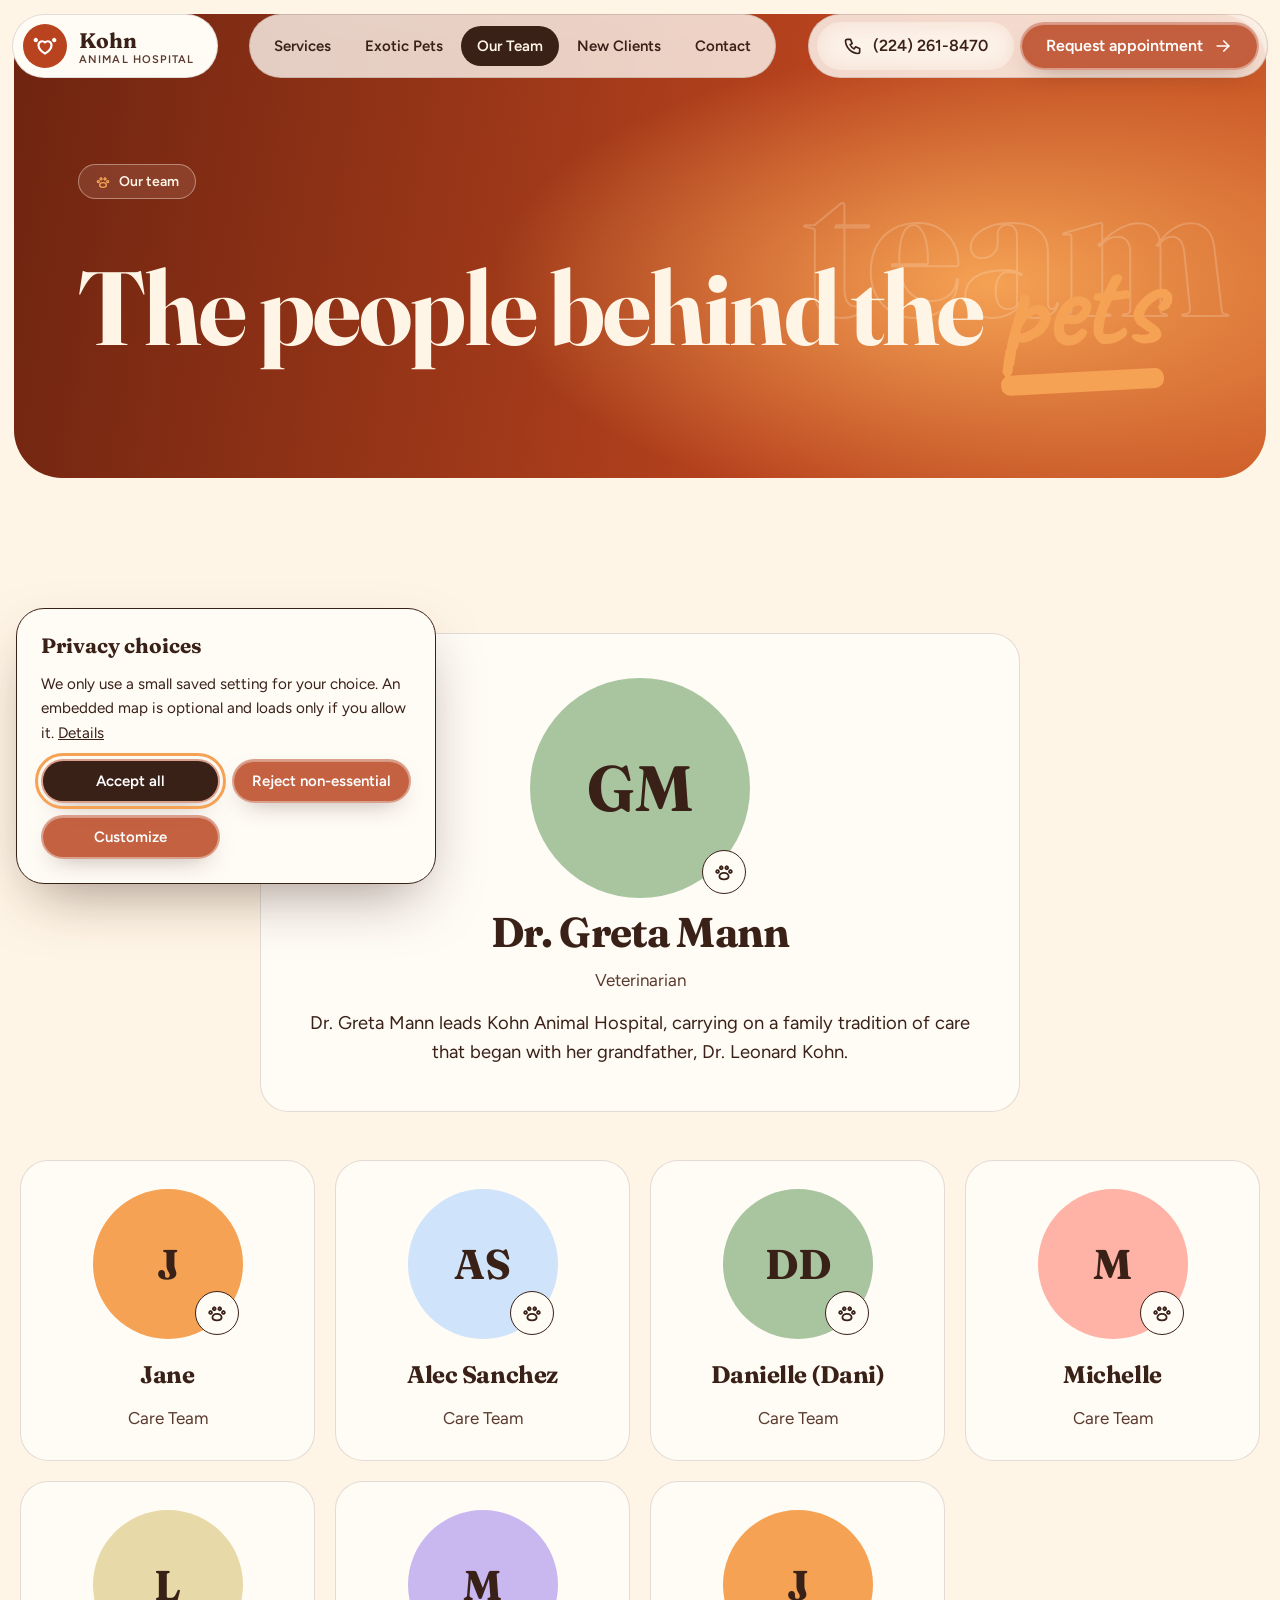
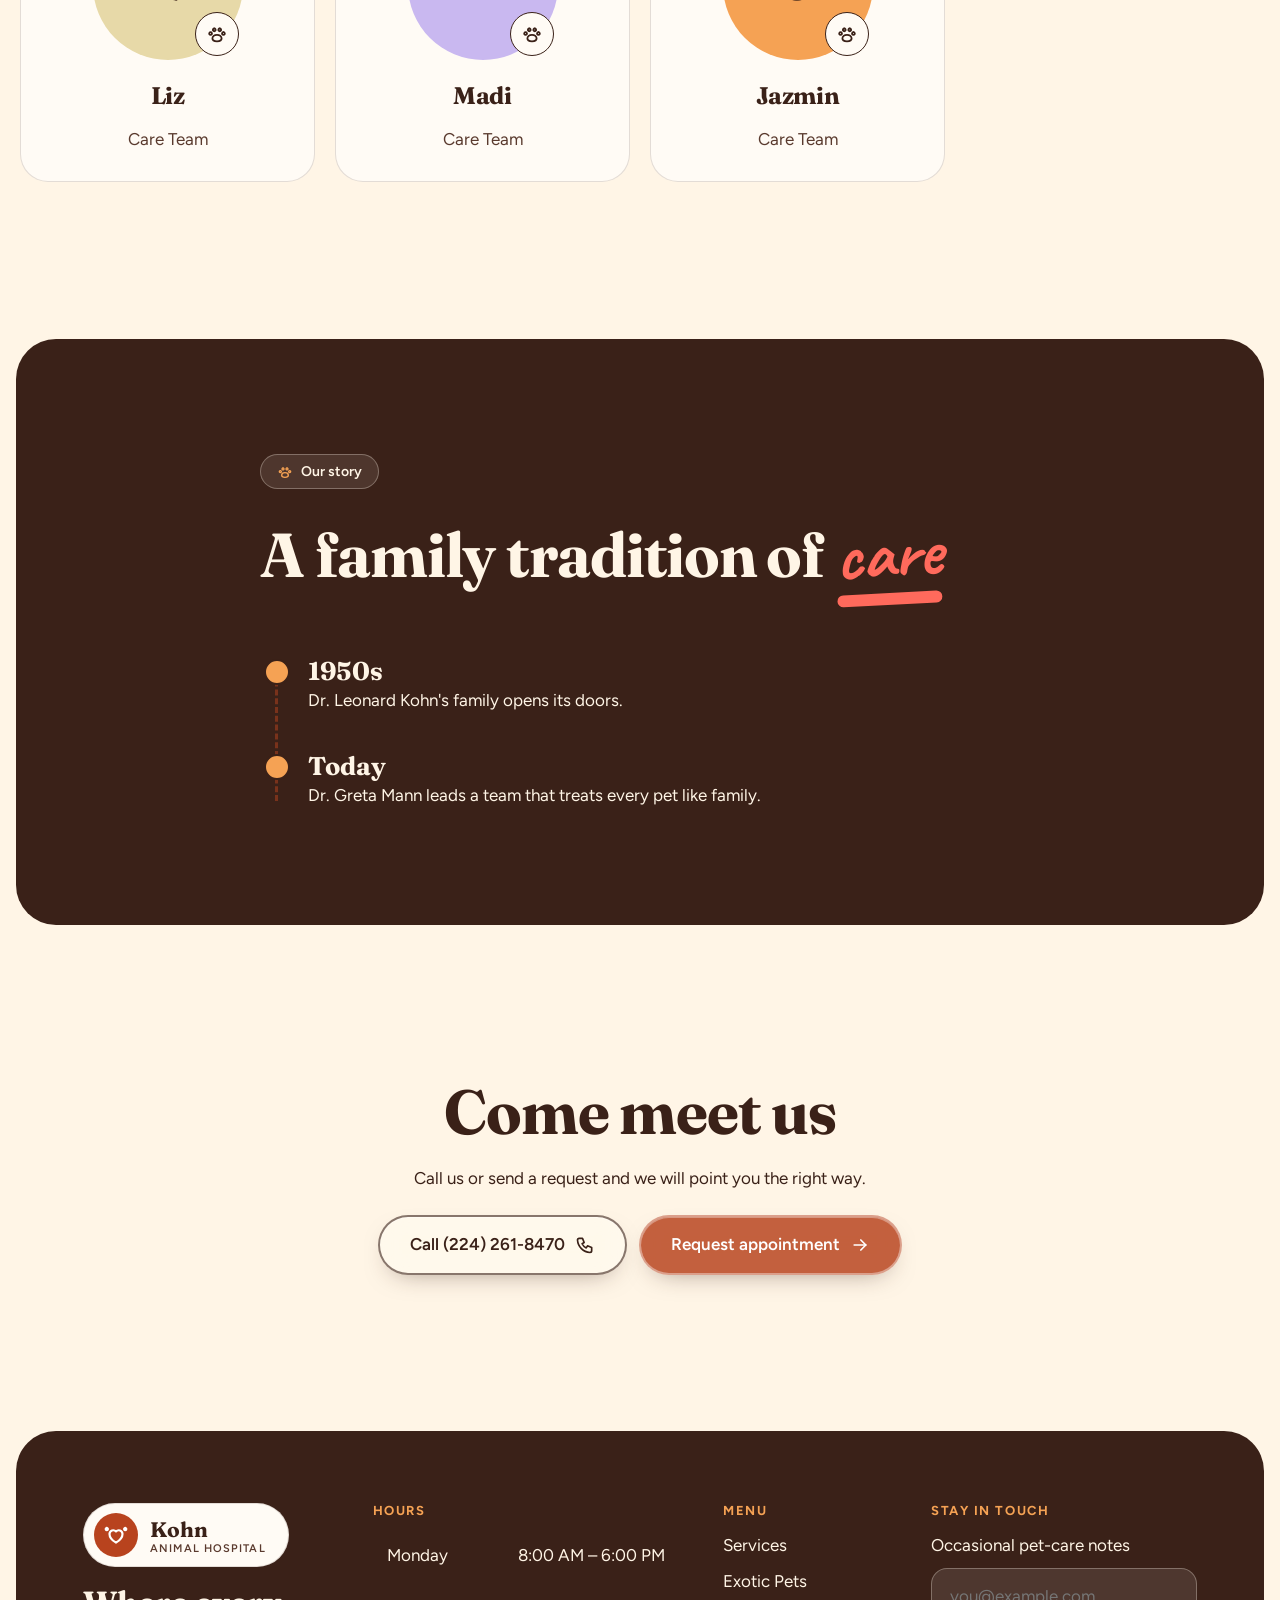
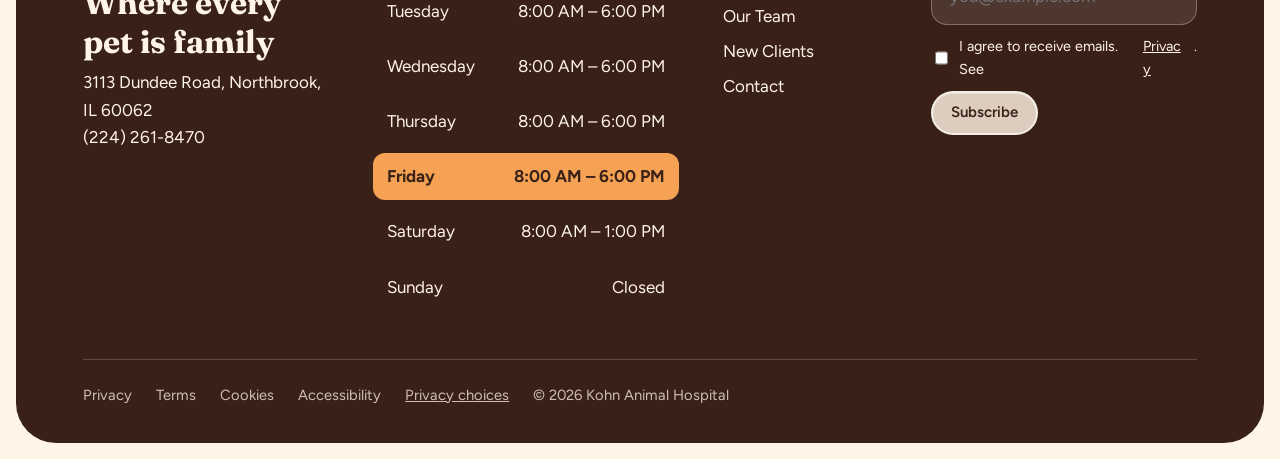
<file: team/index.html>
<!doctype html><html lang="en"><head><meta charset="utf-8"><meta name="viewport" content="width=device-width,initial-scale=1"><title>Meet the Team | Kohn Animal Hospital, Northbrook</title><meta name="description" content="Meet Dr. Greta Mann and the care team at Kohn Animal Hospital in Northbrook, Illinois, a family practice with roots going back to the 1950s."><link rel="canonical" href="https://www.kohnanimalhospital.com/team/"><meta name="theme-color" content="#B8431E"><meta property="og:title" content="Meet the Team | Kohn Animal Hospital, Northbrook"><meta property="og:description" content="Meet Dr. Greta Mann and the care team at Kohn Animal Hospital in Northbrook, Illinois, a family practice with roots going back to the 1950s."><meta property="og:type" content="website"><meta property="og:url" content="https://www.kohnanimalhospital.com/team/"><meta name="twitter:card" content="summary"><link rel="icon" href="/favicon.svg" type="image/svg+xml">
<link rel="preconnect" href="https://fonts.googleapis.com"><link rel="preconnect" href="https://fonts.gstatic.com" crossorigin><link rel="stylesheet" href="https://fonts.googleapis.com/css2?family=Caveat:wght@700&family=Figtree:wght@400;600;700&family=Fraunces:opsz,wght@9..144,600;9..144,700&display=swap"><link rel="stylesheet" href="/assets/style.css"><script>document.documentElement.classList.add('js')</script><script type="application/ld+json">{"@context": "https://schema.org", "@type": "VeterinaryCare", "name": "Kohn Animal Hospital", "telephone": "+12242618470", "url": "https://www.kohnanimalhospital.com", "address": {"@type": "PostalAddress", "streetAddress": "3113 Dundee Road", "addressLocality": "Northbrook", "addressRegion": "IL", "postalCode": "60062", "addressCountry": "US"}, "openingHoursSpecification": [{"@type": "OpeningHoursSpecification", "dayOfWeek": ["Monday", "Tuesday", "Wednesday", "Thursday", "Friday"], "opens": "08:00", "closes": "18:00"}, {"@type": "OpeningHoursSpecification", "dayOfWeek": "Saturday", "opens": "08:00", "closes": "13:00"}]}</script><script type="application/ld+json">{"@context": "https://schema.org", "@type": "Person", "name": "Dr. Greta Mann", "jobTitle": "Veterinarian", "worksFor": {"@type": "VeterinaryCare", "name": "Kohn Animal Hospital"}}</script><style>@view-transition{navigation:auto}</style></head><body><a class="skip" href="#main">Skip to content</a>
<header class="site-header" data-header><div class="bar"><a class="brand" href="/" aria-label="Kohn Animal Hospital, home"><span class="brand-mark" aria-hidden="true"><svg class="icon" aria-hidden="true" style="width:26px;height:26px"><use href="/assets/icons.svg#pawheart"/></svg></span><span class="brand-text"><b>Kohn</b><span>Animal Hospital</span></span></a><nav class="nav" aria-label="Primary"><a href="/services/">Services</a><a href="/exotic-pets/">Exotic Pets</a><a href="/team/" aria-current="page">Our Team</a><a href="/new-clients/">New Clients</a><a href="/contact/">Contact</a></nav>
<div class="actions"><span class="status" data-open-status><i class="dot"></i><span>Open now · until 6 PM</span></span><a class="btn btn--secondary btn--md btn--phone" href="tel:+12242618470" aria-label="Call (224) 261-8470" style="background:var(--paper)"><svg class="icon" aria-hidden="true"><use href="/assets/icons.svg#phone"/></svg><span class="btn__label"><span>(224) 261-8470</span><span aria-hidden="true">(224) 261-8470</span></span></a><a class="btn btn--primary btn--md btn--cta" href="/contact/"><span class="btn__label"><span>Request<span class="long"> appointment</span></span><span aria-hidden="true">Request<span class="long"> appointment</span></span></span><svg class="icon" aria-hidden="true"><use href="/assets/icons.svg#arrow"/></svg></a><button class="burger" aria-label="Open menu" aria-expanded="false" type="button"><svg class="icon" aria-hidden="true"><use href="/assets/icons.svg#menu"/></svg></button></div></div></header>
<div class="mmenu"><a class="l" style="--i:0" href="/services/">Services</a><a class="l" style="--i:1" href="/exotic-pets/">Exotic Pets</a><a class="l" style="--i:2" href="/team/">Our Team</a><a class="l" style="--i:3" href="/new-clients/">New Clients</a><a class="l" style="--i:4" href="/contact/">Contact</a><div class="row" style="margin-top:auto"><a class="btn btn--light btn--lg " href="tel:+12242618470"><span class="btn__label"><span>Call (224) 261-8470</span><span aria-hidden="true">Call (224) 261-8470</span></span><svg class="icon" aria-hidden="true"><use href="/assets/icons.svg#phone"/></svg></a></div></div>
<main id="main"><section class="hero hero--in "><span class="giant" aria-hidden="true">team</span><div class="hero-copy"><span class="pill"><svg class="icon" aria-hidden="true"><use href="/assets/icons.svg#paw"/></svg>Our team</span><h1>The people behind the <span class="hand">pets</span></h1></div></section><section class="sec"><div class="wrap"><div class="card portrait rv" style="max-width:760px;margin:0 auto 48px"><span class="avatar" style="background:var(--sage)" aria-hidden="true">GM<i><svg class="icon" aria-hidden="true"><use href="/assets/icons.svg#paw"/></svg></i></span><h2 style="font-size:2.6rem">Dr. Greta Mann</h2><p>Veterinarian</p><p style="color:var(--cocoa);font-size:1.15rem">Dr. Greta Mann leads Kohn Animal Hospital, carrying on a family tradition of care that began with her grandfather, Dr. Leonard Kohn.</p></div><div class="grid"><div class="card rv" style="text-align:center;display:grid;justify-items:center;gap:6px"><span class="avatar" style="background:#F5A254" aria-hidden="true">J<i><svg class="icon" aria-hidden="true"><use href="/assets/icons.svg#paw"/></svg></i></span><h3>Jane</h3><p>Care Team</p></div><div class="card rv" style="text-align:center;display:grid;justify-items:center;gap:6px"><span class="avatar" style="background:#CFE3FA" aria-hidden="true">AS<i><svg class="icon" aria-hidden="true"><use href="/assets/icons.svg#paw"/></svg></i></span><h3>Alec Sanchez</h3><p>Care Team</p></div><div class="card rv" style="text-align:center;display:grid;justify-items:center;gap:6px"><span class="avatar" style="background:#A9C5A0" aria-hidden="true">DD<i><svg class="icon" aria-hidden="true"><use href="/assets/icons.svg#paw"/></svg></i></span><h3>Danielle (Dani)</h3><p>Care Team</p></div><div class="card rv" style="text-align:center;display:grid;justify-items:center;gap:6px"><span class="avatar" style="background:#FFB3A6" aria-hidden="true">M<i><svg class="icon" aria-hidden="true"><use href="/assets/icons.svg#paw"/></svg></i></span><h3>Michelle</h3><p>Care Team</p></div><div class="card rv" style="text-align:center;display:grid;justify-items:center;gap:6px"><span class="avatar" style="background:#E7D9A8" aria-hidden="true">L<i><svg class="icon" aria-hidden="true"><use href="/assets/icons.svg#paw"/></svg></i></span><h3>Liz</h3><p>Care Team</p></div><div class="card rv" style="text-align:center;display:grid;justify-items:center;gap:6px"><span class="avatar" style="background:#C9B8F0" aria-hidden="true">M<i><svg class="icon" aria-hidden="true"><use href="/assets/icons.svg#paw"/></svg></i></span><h3>Madi</h3><p>Care Team</p></div><div class="card rv" style="text-align:center;display:grid;justify-items:center;gap:6px"><span class="avatar" style="background:#F5A254" aria-hidden="true">J<i><svg class="icon" aria-hidden="true"><use href="/assets/icons.svg#paw"/></svg></i></span><h3>Jazmin</h3><p>Care Team</p></div></div></div></section><section class="box dark"><div class="txt"><div class="head rv"><span class="pill"><svg class="icon" aria-hidden="true"><use href="/assets/icons.svg#paw"/></svg>Our story</span><h2>A family tradition of <span class="hand">care</span></h2></div><ol class="tl rv"><li><b>1950s</b>Dr. Leonard Kohn's family opens its doors.</li><li><b>Today</b>Dr. Greta Mann leads a team that treats every pet like family.</li></ol></div></section><section class="sec"><div class="wrap" style="text-align:center;display:grid;justify-items:center;gap:22px"><h2 class="rv">Come meet us</h2><p class="rv">Call us or send a request and we will point you the right way.</p><div class="row rv"><a class="btn btn--secondary btn--lg " href="tel:+12242618470"><span class="btn__label"><span>Call (224) 261-8470</span><span aria-hidden="true">Call (224) 261-8470</span></span><svg class="icon" aria-hidden="true"><use href="/assets/icons.svg#phone"/></svg></a><a class="btn btn--primary btn--lg " href="/contact/"><span class="btn__label"><span>Request appointment</span><span aria-hidden="true">Request appointment</span></span><svg class="icon" aria-hidden="true"><use href="/assets/icons.svg#arrow"/></svg></a></div></div></section></main><footer class="foot"><div class="wrap"><div class="fg"><div><a class="brand" href="/" style="width:max-content;color:var(--cocoa)"><span class="brand-mark"><svg class="icon" aria-hidden="true" style="width:26px;height:26px"><use href="/assets/icons.svg#pawheart"/></svg></span><span class="brand-text"><b>Kohn</b><span>Animal Hospital</span></span></a><p class="tag">Where every pet is family</p><p>3113 Dundee Road, Northbrook, IL 60062<br><a href="tel:+12242618470">(224) 261-8470</a></p></div>
<div><h4>Hours</h4><ul class="hours" style="margin:0"><li data-day="1"><span>Monday</span><span>8:00 AM – 6:00 PM</span></li><li data-day="2"><span>Tuesday</span><span>8:00 AM – 6:00 PM</span></li><li data-day="3"><span>Wednesday</span><span>8:00 AM – 6:00 PM</span></li><li data-day="4"><span>Thursday</span><span>8:00 AM – 6:00 PM</span></li><li data-day="5"><span>Friday</span><span>8:00 AM – 6:00 PM</span></li><li data-day="6"><span>Saturday</span><span>8:00 AM – 1:00 PM</span></li><li data-day="0"><span>Sunday</span><span>Closed</span></li></ul></div><div><h4>Menu</h4><ul><li><a href="/services/">Services</a></li><li><a href="/exotic-pets/">Exotic Pets</a></li><li><a href="/team/">Our Team</a></li><li><a href="/new-clients/">New Clients</a></li><li><a href="/contact/">Contact</a></li></ul></div>
<div><h4>Stay in touch</h4><form data-news novalidate><label for="nl" style="display:block;margin-bottom:8px">Occasional pet-care notes</label><input id="nl" type="email" name="email" placeholder="you@example.com" autocomplete="email"><label style="display:flex;gap:8px;font-size:.9rem;margin-bottom:10px"><input type="checkbox" name="agree" style="width:auto"> I agree to receive emails. See <a href="/privacy/" style="text-decoration:underline">Privacy</a>.</label><button class="btn btn--light btn--sm" type="submit"><span class="btn__label"><span>Subscribe</span><span aria-hidden="true">Subscribe</span></span></button><p class="err" role="status" aria-live="polite" style="color:var(--amber)"></p></form></div></div>
<div class="legal"><a href="/privacy/">Privacy</a><a href="/terms/">Terms</a><a href="/cookies/">Cookies</a><a href="/accessibility/">Accessibility</a><button type="button" data-privacy>Privacy choices</button><span>© 2026 Kohn Animal Hospital</span></div></div></footer><div class="sticky"><a class="btn btn--secondary btn--md " href="tel:+12242618470"><span class="btn__label"><span>Call</span><span aria-hidden="true">Call</span></span><svg class="icon" aria-hidden="true"><use href="/assets/icons.svg#phone"/></svg></a><a class="btn btn--primary btn--md " href="/contact/"><span class="btn__label"><span>Request</span><span aria-hidden="true">Request</span></span><svg class="icon" aria-hidden="true"><use href="/assets/icons.svg#arrow"/></svg></a></div><div class="consent" role="dialog" aria-label="Privacy choices"><b style="font:700 1.3rem var(--fd)">Privacy choices</b><p style="font-size:.95rem">We only use a small saved setting for your choice. An embedded map is optional and loads only if you allow it. <a href="/cookies/" style="text-decoration:underline">Details</a></p><div class="opt" hidden><label><input type="checkbox" checked disabled> Necessary (always on)</label><label><input id="cmap" type="checkbox"> Embedded map</label></div><div class="row"><button class="btn btn--primary btn--sm" data-acc>Accept all</button><button class="btn btn--primary btn--sm" data-rej>Reject non-essential</button><button class="btn btn--primary btn--sm" data-cus>Customize</button><button class="btn btn--primary btn--sm" data-sv hidden>Save</button></div></div>
<script type="application/json" id="cfg">{"tz": "America/Chicago", "hours": [null, [8, 18], [8, 18], [8, 18], [8, 18], [8, 18], [8, 13]], "addr": "3113 Dundee Road, Northbrook, IL 60062"}</script><script src="/assets/app.js" defer></script></body></html>
</file>
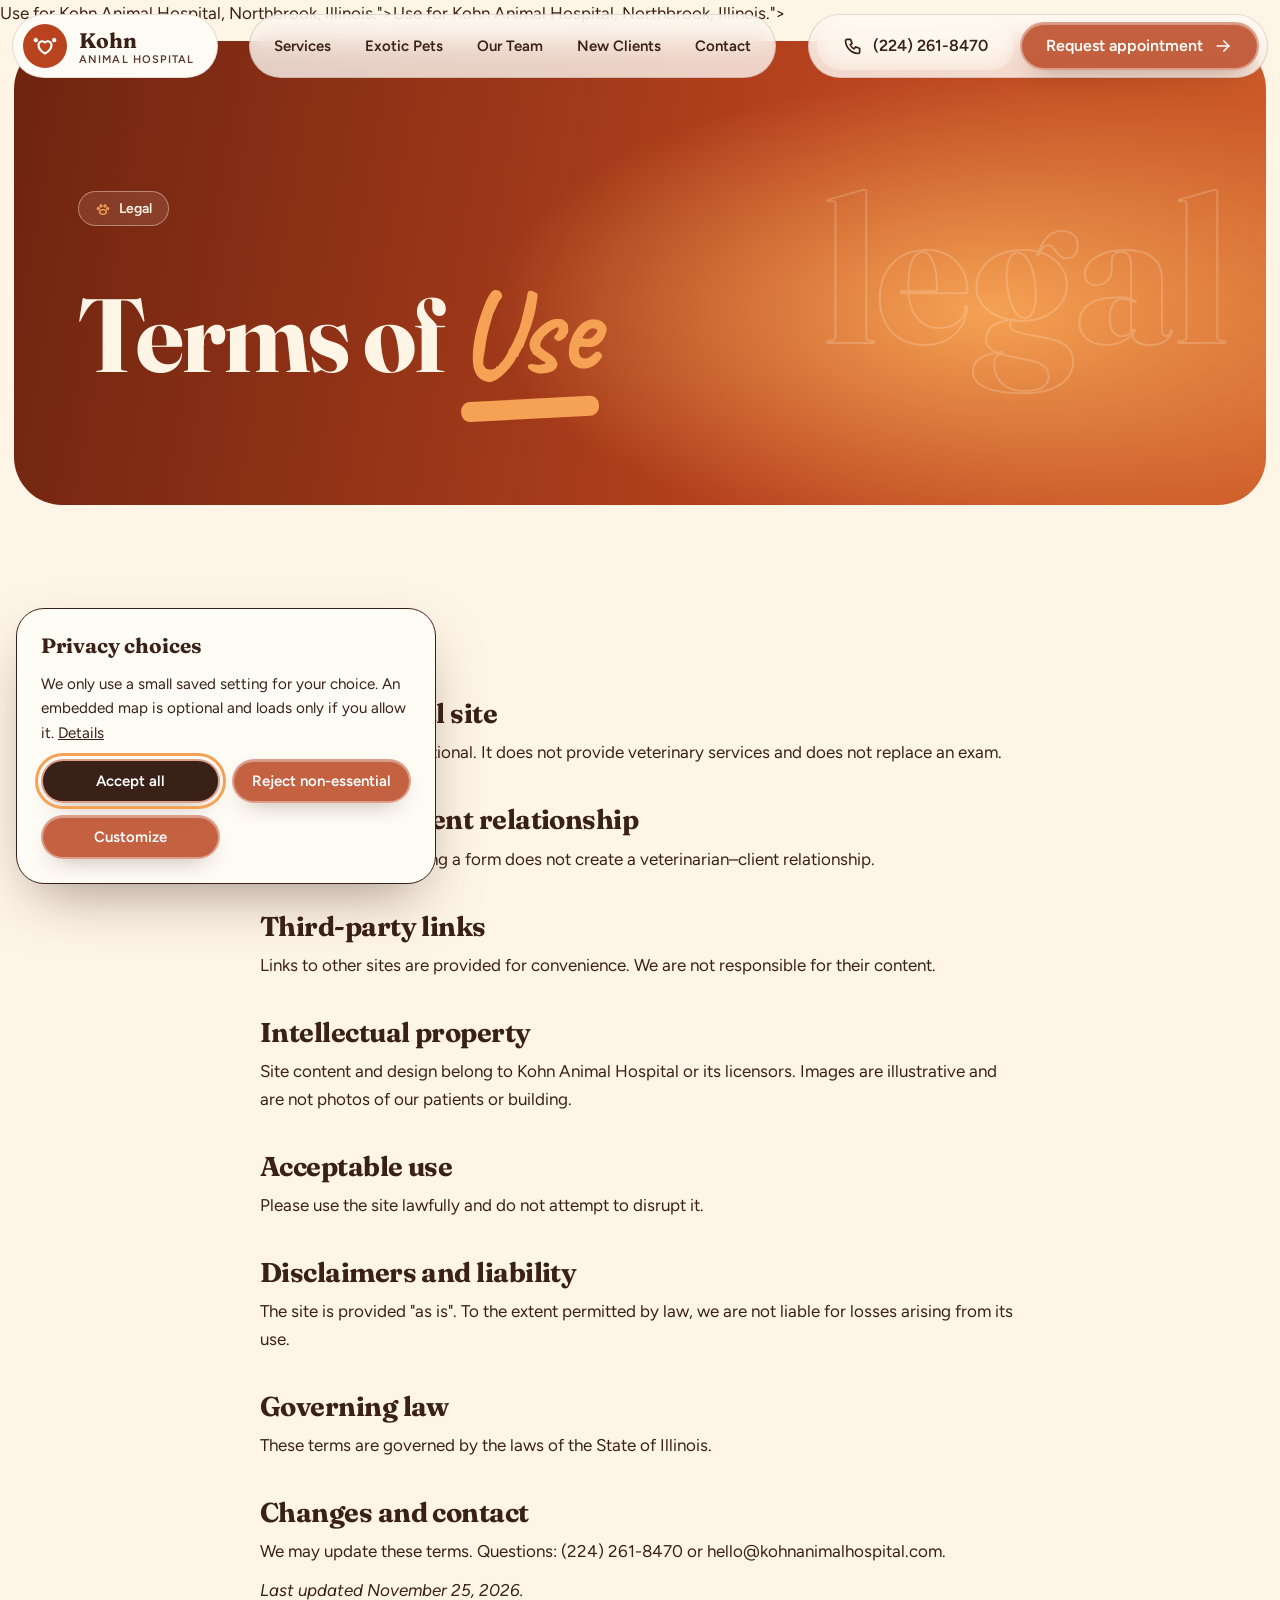
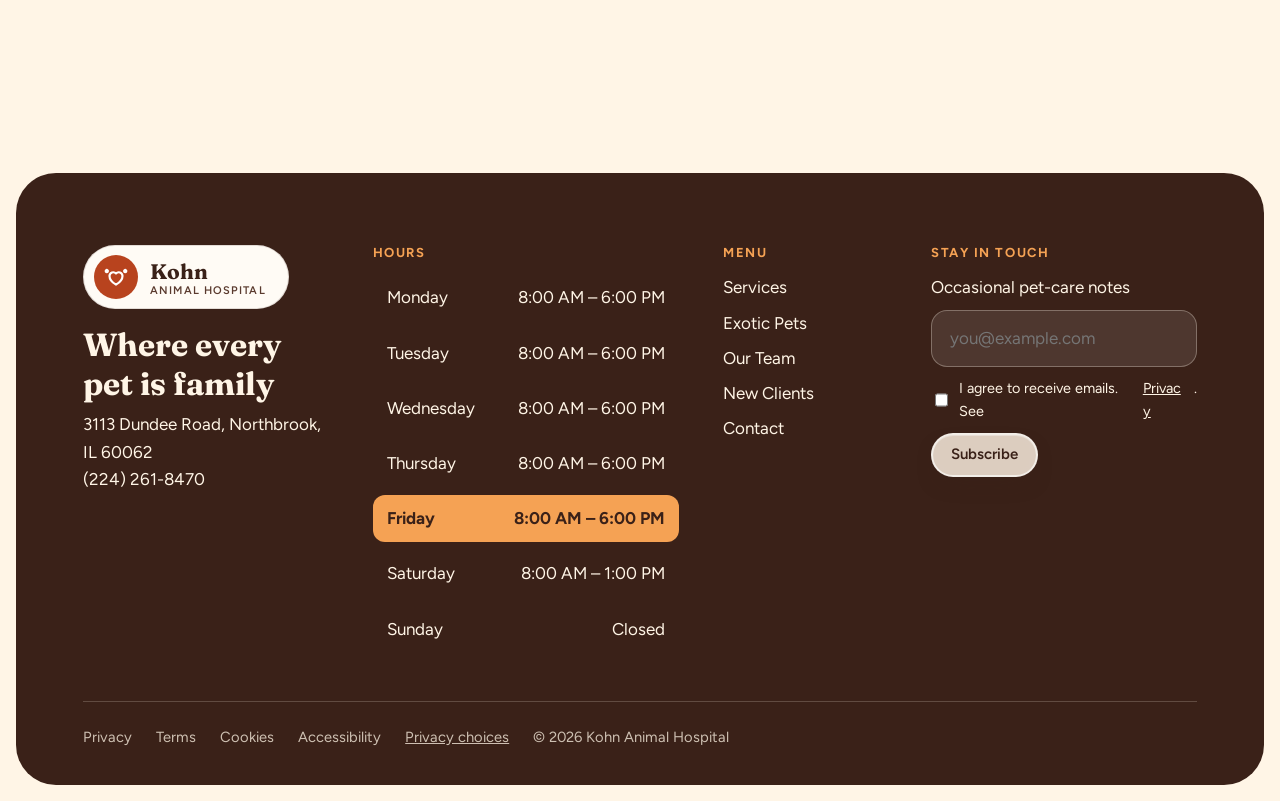
<file: terms/index.html>
<!doctype html><html lang="en"><head><meta charset="utf-8"><meta name="viewport" content="width=device-width,initial-scale=1"><title>Terms of Use | Kohn Animal Hospital</title><meta name="description" content="Terms of <span class="hand">Use</span> for Kohn Animal Hospital, Northbrook, Illinois."><link rel="canonical" href="https://www.kohnanimalhospital.com/terms/"><meta name="theme-color" content="#B8431E"><meta property="og:title" content="Terms of Use | Kohn Animal Hospital"><meta property="og:description" content="Terms of <span class="hand">Use</span> for Kohn Animal Hospital, Northbrook, Illinois."><meta property="og:type" content="website"><meta property="og:url" content="https://www.kohnanimalhospital.com/terms/"><meta name="twitter:card" content="summary"><link rel="icon" href="/favicon.svg" type="image/svg+xml">
<link rel="preconnect" href="https://fonts.googleapis.com"><link rel="preconnect" href="https://fonts.gstatic.com" crossorigin><link rel="stylesheet" href="https://fonts.googleapis.com/css2?family=Caveat:wght@700&family=Figtree:wght@400;600;700&family=Fraunces:opsz,wght@9..144,600;9..144,700&display=swap"><link rel="stylesheet" href="/assets/style.css"><script>document.documentElement.classList.add('js')</script><script type="application/ld+json">{"@context": "https://schema.org", "@type": "VeterinaryCare", "name": "Kohn Animal Hospital", "telephone": "+12242618470", "url": "https://www.kohnanimalhospital.com", "address": {"@type": "PostalAddress", "streetAddress": "3113 Dundee Road", "addressLocality": "Northbrook", "addressRegion": "IL", "postalCode": "60062", "addressCountry": "US"}, "openingHoursSpecification": [{"@type": "OpeningHoursSpecification", "dayOfWeek": ["Monday", "Tuesday", "Wednesday", "Thursday", "Friday"], "opens": "08:00", "closes": "18:00"}, {"@type": "OpeningHoursSpecification", "dayOfWeek": "Saturday", "opens": "08:00", "closes": "13:00"}]}</script><style>@view-transition{navigation:auto}</style></head><body><a class="skip" href="#main">Skip to content</a>
<header class="site-header" data-header><div class="bar"><a class="brand" href="/" aria-label="Kohn Animal Hospital, home"><span class="brand-mark" aria-hidden="true"><svg class="icon" aria-hidden="true" style="width:26px;height:26px"><use href="/assets/icons.svg#pawheart"/></svg></span><span class="brand-text"><b>Kohn</b><span>Animal Hospital</span></span></a><nav class="nav" aria-label="Primary"><a href="/services/">Services</a><a href="/exotic-pets/">Exotic Pets</a><a href="/team/">Our Team</a><a href="/new-clients/">New Clients</a><a href="/contact/">Contact</a></nav>
<div class="actions"><span class="status" data-open-status><i class="dot"></i><span>Open now · until 6 PM</span></span><a class="btn btn--secondary btn--md btn--phone" href="tel:+12242618470" aria-label="Call (224) 261-8470" style="background:var(--paper)"><svg class="icon" aria-hidden="true"><use href="/assets/icons.svg#phone"/></svg><span class="btn__label"><span>(224) 261-8470</span><span aria-hidden="true">(224) 261-8470</span></span></a><a class="btn btn--primary btn--md btn--cta" href="/contact/"><span class="btn__label"><span>Request<span class="long"> appointment</span></span><span aria-hidden="true">Request<span class="long"> appointment</span></span></span><svg class="icon" aria-hidden="true"><use href="/assets/icons.svg#arrow"/></svg></a><button class="burger" aria-label="Open menu" aria-expanded="false" type="button"><svg class="icon" aria-hidden="true"><use href="/assets/icons.svg#menu"/></svg></button></div></div></header>
<div class="mmenu"><a class="l" style="--i:0" href="/services/">Services</a><a class="l" style="--i:1" href="/exotic-pets/">Exotic Pets</a><a class="l" style="--i:2" href="/team/">Our Team</a><a class="l" style="--i:3" href="/new-clients/">New Clients</a><a class="l" style="--i:4" href="/contact/">Contact</a><div class="row" style="margin-top:auto"><a class="btn btn--light btn--lg " href="tel:+12242618470"><span class="btn__label"><span>Call (224) 261-8470</span><span aria-hidden="true">Call (224) 261-8470</span></span><svg class="icon" aria-hidden="true"><use href="/assets/icons.svg#phone"/></svg></a></div></div>
<main id="main"><section class="hero hero--in "><span class="giant" aria-hidden="true">legal</span><div class="hero-copy"><span class="pill"><svg class="icon" aria-hidden="true"><use href="/assets/icons.svg#paw"/></svg>Legal</span><h1>Terms of <span class="hand">Use</span></h1></div></section><section class="sec"><div class="txt prose"><h2>Informational site</h2><p>This website is informational. It does not provide veterinary services and does not replace an exam.</p><h2>No doctor–client relationship</h2><p>Using this site or sending a form does not create a veterinarian–client relationship.</p><h2>Third-party links</h2><p>Links to other sites are provided for convenience. We are not responsible for their content.</p><h2>Intellectual property</h2><p>Site content and design belong to Kohn Animal Hospital or its licensors. Images are illustrative and are not photos of our patients or building.</p><h2>Acceptable use</h2><p>Please use the site lawfully and do not attempt to disrupt it.</p><h2>Disclaimers and liability</h2><p>The site is provided "as is". To the extent permitted by law, we are not liable for losses arising from its use.</p><h2>Governing law</h2><p>These terms are governed by the laws of the State of Illinois.</p><h2>Changes and contact</h2><p>We may update these terms. Questions: (224) 261-8470 or hello@kohnanimalhospital.com.</p><p><em>Last updated November 25, 2026.</em></p></div></section></main><footer class="foot"><div class="wrap"><div class="fg"><div><a class="brand" href="/" style="width:max-content;color:var(--cocoa)"><span class="brand-mark"><svg class="icon" aria-hidden="true" style="width:26px;height:26px"><use href="/assets/icons.svg#pawheart"/></svg></span><span class="brand-text"><b>Kohn</b><span>Animal Hospital</span></span></a><p class="tag">Where every pet is family</p><p>3113 Dundee Road, Northbrook, IL 60062<br><a href="tel:+12242618470">(224) 261-8470</a></p></div>
<div><h4>Hours</h4><ul class="hours" style="margin:0"><li data-day="1"><span>Monday</span><span>8:00 AM – 6:00 PM</span></li><li data-day="2"><span>Tuesday</span><span>8:00 AM – 6:00 PM</span></li><li data-day="3"><span>Wednesday</span><span>8:00 AM – 6:00 PM</span></li><li data-day="4"><span>Thursday</span><span>8:00 AM – 6:00 PM</span></li><li data-day="5"><span>Friday</span><span>8:00 AM – 6:00 PM</span></li><li data-day="6"><span>Saturday</span><span>8:00 AM – 1:00 PM</span></li><li data-day="0"><span>Sunday</span><span>Closed</span></li></ul></div><div><h4>Menu</h4><ul><li><a href="/services/">Services</a></li><li><a href="/exotic-pets/">Exotic Pets</a></li><li><a href="/team/">Our Team</a></li><li><a href="/new-clients/">New Clients</a></li><li><a href="/contact/">Contact</a></li></ul></div>
<div><h4>Stay in touch</h4><form data-news novalidate><label for="nl" style="display:block;margin-bottom:8px">Occasional pet-care notes</label><input id="nl" type="email" name="email" placeholder="you@example.com" autocomplete="email"><label style="display:flex;gap:8px;font-size:.9rem;margin-bottom:10px"><input type="checkbox" name="agree" style="width:auto"> I agree to receive emails. See <a href="/privacy/" style="text-decoration:underline">Privacy</a>.</label><button class="btn btn--light btn--sm" type="submit"><span class="btn__label"><span>Subscribe</span><span aria-hidden="true">Subscribe</span></span></button><p class="err" role="status" aria-live="polite" style="color:var(--amber)"></p></form></div></div>
<div class="legal"><a href="/privacy/">Privacy</a><a href="/terms/">Terms</a><a href="/cookies/">Cookies</a><a href="/accessibility/">Accessibility</a><button type="button" data-privacy>Privacy choices</button><span>© 2026 Kohn Animal Hospital</span></div></div></footer><div class="sticky"><a class="btn btn--secondary btn--md " href="tel:+12242618470"><span class="btn__label"><span>Call</span><span aria-hidden="true">Call</span></span><svg class="icon" aria-hidden="true"><use href="/assets/icons.svg#phone"/></svg></a><a class="btn btn--primary btn--md " href="/contact/"><span class="btn__label"><span>Request</span><span aria-hidden="true">Request</span></span><svg class="icon" aria-hidden="true"><use href="/assets/icons.svg#arrow"/></svg></a></div><div class="consent" role="dialog" aria-label="Privacy choices"><b style="font:700 1.3rem var(--fd)">Privacy choices</b><p style="font-size:.95rem">We only use a small saved setting for your choice. An embedded map is optional and loads only if you allow it. <a href="/cookies/" style="text-decoration:underline">Details</a></p><div class="opt" hidden><label><input type="checkbox" checked disabled> Necessary (always on)</label><label><input id="cmap" type="checkbox"> Embedded map</label></div><div class="row"><button class="btn btn--primary btn--sm" data-acc>Accept all</button><button class="btn btn--primary btn--sm" data-rej>Reject non-essential</button><button class="btn btn--primary btn--sm" data-cus>Customize</button><button class="btn btn--primary btn--sm" data-sv hidden>Save</button></div></div>
<script type="application/json" id="cfg">{"tz": "America/Chicago", "hours": [null, [8, 18], [8, 18], [8, 18], [8, 18], [8, 18], [8, 13]], "addr": "3113 Dundee Road, Northbrook, IL 60062"}</script><script src="/assets/app.js" defer></script></body></html>
</file>
<file: assets/style.css>
[hidden]{display:none!important}:root{--cream:#FFF5E6;--paper:#FFFBF5;--cocoa:#3A2118;--cocoa-2:#5A3A2E;--rust:#B8431E;--rust-dark:#8F2F12;--rust-deep:#6E2410;--amber:#F5A254;--coral:#FF6A5C;--sky:#CFE3FA;--sage:#A9C5A0;--outline:rgb(58 33 24/.14);--eo:cubic-bezier(.22,1,.36,1);--fd:Fraunces,Georgia,serif;--fu:Figtree,system-ui,sans-serif;--fh:Caveat,cursive}
*,*::before,*::after{box-sizing:border-box}html{overflow-x:clip;scroll-behavior:smooth}
body{margin:0;background:var(--cream);color:var(--cocoa);font:17px/1.6 var(--fu);overflow-wrap:anywhere;-webkit-font-smoothing:antialiased}
img,svg{max-width:100%;display:block}img{height:auto}a{color:inherit;text-decoration:none}h1,h2,h3{font-family:var(--fd);text-wrap:balance;margin:0;line-height:1;letter-spacing:-.02em}
h1{font-size:clamp(2.75rem,1rem + 7vw,6.5rem);line-height:.95}h2{font-size:clamp(2.1rem,1rem + 3.6vw,4rem)}h3{font-size:1.5rem;line-height:1.15}p{margin:0}
.hand{font:700 1.18em var(--fh);color:var(--rust);display:inline-block;transform:rotate(-3deg);position:relative}.hand::after{content:"";position:absolute;left:0;right:0;bottom:-.08em;height:.16em;background:currentColor;border-radius:9px;transform-origin:left;transform:scaleX(0);transition:transform 1s .5s var(--eo)}.in .hand::after,.hero .hand::after{transform:scaleX(1)}
.dark .hand,.hero .hand{color:var(--coral)}.hero .hand{color:var(--amber)}
.wrap{width:min(1240px,100% - 32px);margin:0 auto}.txt{width:min(760px,100% - 32px);margin:0 auto}.sec{padding:clamp(72px,10vw,130px) 0}
.skip{position:absolute;left:12px;top:-60px;background:var(--cocoa);color:var(--cream);padding:10px 16px;border-radius:99px;z-index:99}.skip:focus{top:12px}
:focus-visible{outline:3px solid var(--amber);outline-offset:3px}
.icon{width:24px;height:24px;fill:none;stroke:currentColor;stroke-width:2;stroke-linecap:round;stroke-linejoin:round}
/* header */
.site-header{position:fixed;z-index:50;top:14px;left:50%;width:min(1280px,100% - 24px);transform:translate3d(-50%,0,0);transition:transform .5s var(--eo);will-change:transform}.site-header.is-hidden{transform:translate3d(-50%,-160%,0)}
.bar{display:grid;grid-template-columns:auto 1fr auto;align-items:center;gap:12px}.brand,.nav,.actions{height:64px;display:flex;align-items:center;white-space:nowrap}.brand,.nav>*,.actions>*{flex:none}
.brand{gap:12px;padding:0 22px 0 10px;border-radius:999px;background:var(--paper);border:1.5px solid var(--outline)}.brand-mark{width:44px;height:44px;border-radius:50%;background:var(--rust);color:#fff;display:grid;place-items:center}
.brand-text{display:grid;line-height:1.05}.brand-text b{font:700 21px var(--fd)}.brand-text span{font:600 11px var(--fu);letter-spacing:.1em;text-transform:uppercase;color:var(--cocoa-2)}
.nav{justify-self:center;gap:2px;padding:0 8px;border-radius:999px;background:rgb(255 251 245/.78);backdrop-filter:blur(14px);-webkit-backdrop-filter:blur(14px);border:1.5px solid var(--outline)}
.nav a{padding:11px 16px;border-radius:999px;font:600 15px var(--fu);transition:background .3s,color .3s}.nav a:hover,.nav a[aria-current=page]{background:var(--cocoa);color:var(--cream)}
.actions{gap:10px}.status{display:inline-flex;align-items:center;gap:8px;height:44px;padding:0 16px;border-radius:999px;background:var(--sage);font:600 14px var(--fu)}
.dot{width:9px;height:9px;border-radius:50%;background:#2f7d3a;animation:pulse 2s infinite}.closed .dot{background:var(--rust);animation:none}@keyframes pulse{50%{box-shadow:0 0 0 6px rgb(47 125 58/0);transform:scale(1.2)}0%{box-shadow:0 0 0 0 rgb(47 125 58/.5)}}
.burger{display:none;width:52px;height:52px;border-radius:50%;border:1.5px solid var(--outline);background:var(--paper);place-items:center;cursor:pointer;color:var(--cocoa)}
.mmenu{position:fixed;inset:0;z-index:49;background:var(--cocoa);color:var(--cream);padding:110px 28px 40px;display:flex;flex-direction:column;gap:6px;transform:translateY(-100%);transition:transform .6s var(--eo);visibility:hidden}.menu-open .mmenu{transform:none;visibility:visible}
.mmenu a.l{font:600 clamp(2rem,9vw,3rem) var(--fd);padding:8px 0;opacity:0;transform:translateY(20px);transition:.6s var(--eo)}.menu-open .mmenu a.l{opacity:1;transform:none;transition-delay:calc(var(--i)*70ms + 200ms)}.menu-open{overflow:hidden}
@media(min-width:0px){.bar .status{display:none}}@media(max-width:1279px){.btn--phone .btn__label{display:none}.actions .btn--phone{width:52px;padding:0;justify-content:center}}@media(max-width:1179px){.nav{display:none}.burger{display:grid}.btn--cta .long{display:none}.bar{grid-template-columns:1fr auto}}@media(max-width:639px){.actions .btn--cta{display:none}.brand-text span{display:none}}
/* buttons */
.btn{--h:52px;position:relative;display:inline-flex;align-items:center;gap:10px;height:var(--h);padding:0 24px;border-radius:999px;font:600 16px/1 var(--fu);white-space:nowrap;overflow:hidden;isolation:isolate;border:2px solid var(--bd);color:var(--fg);background:var(--bg);cursor:pointer;transition:transform .35s var(--eo),color .3s}
.btn--sm{--h:44px;padding:0 18px;font-size:15px}.btn--lg{--h:60px;padding:0 30px;font-size:17px}.btn::before{content:"";position:absolute;inset:-1px;z-index:-1;background:var(--fill);border-radius:inherit;transform:translateY(102%);transition:transform .5s var(--eo)}
.btn:hover::before,.btn:focus-visible::before{transform:none}.btn:hover,.btn:focus-visible{color:var(--fgh,var(--fg))}.btn__label{position:relative;display:block;overflow:hidden}.btn__label>span{display:block;transition:transform .5s var(--eo)}.btn__label>span+span{position:absolute;inset:0;transform:translateY(110%)}
.btn:hover .btn__label>span:first-child{transform:translateY(-110%)}.btn:hover .btn__label>span+span{transform:none}.btn .icon{width:20px;height:20px;transition:transform .5s var(--eo)}.btn:hover .icon{transform:translateX(4px) rotate(-8deg)}.btn:active{transform:scale(.97)}
.btn--primary{--bg:var(--rust);--fg:#fff;--bd:var(--rust);--fill:var(--cocoa)}.btn--secondary{--bg:transparent;--fg:var(--cocoa);--bd:var(--cocoa);--fill:var(--cocoa);--fgh:var(--cream)}.btn--light{--bg:var(--cream);--fg:var(--cocoa);--bd:var(--cream);--fill:var(--amber)}.btn--glass{--bg:rgb(255 255 255/.14);--fg:var(--cream);--bd:rgb(255 255 255/.45);--fill:var(--cream);--fgh:var(--cocoa);backdrop-filter:blur(14px);-webkit-backdrop-filter:blur(14px)}
.row{display:flex;flex-wrap:wrap;gap:12px;align-items:center}
/* cards */
.card{border:1.5px solid var(--outline);border-radius:28px;background:var(--paper);padding:28px;transition:transform .45s var(--eo),border-color .3s,box-shadow .45s var(--eo);min-width:0}.card:hover{transform:translateY(-6px);border-color:var(--cocoa);box-shadow:0 22px 44px -22px rgb(58 33 24/.4)}
.badge{width:56px;height:56px;border-radius:50%;border:2px solid currentColor;display:grid;place-items:center;transition:background .35s,color .35s;flex:none}.card:hover .badge{background:var(--amber);color:var(--cocoa);border-color:var(--cocoa)}.card:hover .badge path,.card:hover .badge circle{stroke-dasharray:1;animation:draw .8s var(--eo)}@keyframes draw{from{stroke-dashoffset:1}to{stroke-dashoffset:0}}
.pill{display:inline-flex;align-items:center;gap:8px;padding:8px 16px;border:1.5px solid var(--outline);border-radius:999px;font:600 14px var(--fu);background:rgb(255 251 245/.6);white-space:nowrap}.pill .icon{width:16px;height:16px;color:var(--rust)}
.grid{display:grid;gap:20px;grid-template-columns:repeat(auto-fit,minmax(min(100%,290px),1fr))}.g2{grid-template-columns:repeat(auto-fit,minmax(min(100%,420px),1fr))}
.thumb{aspect-ratio:3/2;border-radius:20px;overflow:hidden;margin:-8px -8px 20px}.thumb img{width:100%;height:100%;object-fit:cover;transition:transform .8s var(--eo)}.card:hover .thumb img{transform:scale(1.08)}
.card p{color:var(--cocoa-2)}.card h3{margin:16px 0 10px}.dark .card{background:rgb(255 255 255/.05);border-color:rgb(255 245 230/.2)}.dark .card:hover{border-color:var(--amber)}.dark .card p{color:rgb(255 245 230/.78)}.dark .badge{color:var(--amber)}
.more{display:inline-flex;gap:8px;align-items:center;margin-top:16px;font-weight:700}.more .icon{width:18px;height:18px;transition:transform .4s var(--eo)}.card:hover .more .icon{transform:translateX(6px)}
.head{margin-bottom:48px;display:grid;gap:18px;justify-items:start}.head p{max-width:56ch;color:var(--cocoa-2);font-size:1.1rem}.dark .head p{color:rgb(255 245 230/.8)}
.box{margin:16px;border-radius:40px;padding:clamp(56px,8vw,110px) 0;position:relative;overflow:hidden}.dark{background:var(--cocoa);color:var(--cream)}.sage{background:var(--sage)}.deep{background:var(--rust-deep);color:var(--cream)}.sage .card{background:rgb(255 251 245/.55)}
.swirl{position:absolute;width:min(560px,70vw);right:-120px;top:-60px;opacity:.12;pointer-events:none;stroke:var(--cream);fill:none;stroke-width:3}
/* hero */
.hero{position:relative;margin:14px;border-radius:48px;min-height:760px;padding:150px clamp(22px,5vw,72px) 72px;color:var(--cream);overflow:hidden;display:grid;grid-template-columns:1.05fr .95fr;gap:24px;align-items:center;background:radial-gradient(55% 70% at 78% 58%,var(--amber),transparent 72%),linear-gradient(100deg,var(--rust-deep),var(--rust) 62%,#cf5f2a)}
.hero--in{min-height:440px;padding-top:150px;padding-bottom:64px;grid-template-columns:1fr}.hero--sage{background:radial-gradient(50% 80% at 85% 60%,#e7d9a8,transparent 70%),linear-gradient(110deg,#4f6b4a,#7d9f74)}
.giant{position:absolute;right:-1%;top:50%;transform:translateY(-52%);font:700 clamp(7rem,21vw,21rem)/1 var(--fd);color:transparent;-webkit-text-stroke:2px rgb(255 245 230/.3);pointer-events:none;user-select:none;white-space:nowrap}
.hero .pill{background:rgb(255 245 230/.1);color:var(--cream);border-color:rgb(255 245 230/.4);margin-bottom:28px;white-space:normal}.hero .pill .icon{color:var(--amber)}.hero h1 em{font-style:normal}
.hero .sub{max-width:46ch;margin:26px 0 32px;font-size:1.15rem;color:rgb(255 245 230/.92)}.hero-copy{position:relative;z-index:2;min-width:0}
.stage{position:relative;z-index:1;display:grid;place-items:center;min-height:520px}.stage img,.stage .alt{grid-area:1/1;width:min(100%,520px);height:auto;opacity:0;transform:translateY(30px) scale(.94) rotate(-2deg);transition:opacity .6s var(--eo),transform .8s var(--eo);filter:drop-shadow(0 30px 40px rgb(58 33 24/.35));pointer-events:none}
.stage .on{opacity:1;transform:none;animation:float 6s ease-in-out infinite}@keyframes float{50%{translate:0 -8px}}.stage .alt{display:grid;place-items:center;text-align:center;font:700 2.2rem var(--fh);padding:40px;color:var(--cream);filter:none}.stage .alt svg{width:140px;height:140px;margin:0 auto 12px;stroke:var(--amber)}
.sel{display:flex;flex-wrap:wrap;gap:8px;margin-top:34px}.sel button{font:600 15px var(--fu);padding:10px 18px;border-radius:99px;border:1.5px solid rgb(255 245 230/.45);background:rgb(255 245 230/.08);color:var(--cream);cursor:pointer;transition:.3s var(--eo)}.sel button[aria-pressed=true],.sel button:hover{background:var(--cream);color:var(--cocoa)}
.cap{min-height:3.3em;margin-top:14px;color:rgb(255 245 230/.9)}.float{position:absolute;z-index:3;transform:rotate(var(--r));animation:bob 5s ease-in-out infinite}.float .pill{margin:0;background:rgb(255 245 230/.92);color:var(--cocoa);border-color:var(--cocoa)}@keyframes bob{50%{translate:0 -10px}}
.glass{position:absolute;right:28px;bottom:28px;z-index:3;display:flex;gap:10px;align-items:center;padding:14px 20px;border-radius:24px;background:rgb(255 255 255/.2);border:1px solid rgb(255 255 255/.5);backdrop-filter:blur(14px);-webkit-backdrop-filter:blur(14px);font-weight:600;transition:transform .4s var(--eo)}.glass:hover{transform:translateY(-4px)}
.round{position:absolute;left:28px;bottom:28px;z-index:3;width:104px;height:104px;border-radius:50%;background:var(--cream);color:var(--cocoa);display:grid;place-items:center;text-align:center;font:700 14px/1.2 var(--fu);transition:transform .5s var(--eo);animation:spin 0s}.round:hover{transform:rotate(-10deg) scale(1.06);background:var(--amber)}
@media(max-width:900px){.hero{grid-template-columns:1fr;padding-top:120px;padding-bottom:140px}.stage{min-height:380px}.stage img,.stage .alt{width:min(78%,380px)}.float{display:none}.giant{top:62%}.round{width:88px;height:88px}}
/* marquee */
.marq{overflow:hidden;padding:36px 0 0;display:grid;gap:14px}.track{display:flex;gap:14px;width:max-content;animation:mq 38s linear infinite}.track.rev{animation-direction:reverse}.marq:hover .track,.paused .track{animation-play-state:paused}@keyframes mq{to{transform:translateX(-50%)}}.track .pill{font-size:16px;padding:12px 22px}
.pause{margin:14px auto 0;display:flex;font:600 13px var(--fu);padding:6px 14px;border-radius:99px;border:1.5px solid var(--outline);background:none;cursor:pointer;color:var(--cocoa)}
/* tiles */
.tiles{display:grid;gap:16px;grid-template-columns:repeat(5,1fr)}.tile{position:relative;border:1.5px solid var(--outline);border-radius:32px;background:var(--paper);aspect-ratio:3/4;overflow:hidden;display:flex;flex-direction:column;justify-content:flex-end;padding:22px;transition:.45s var(--eo)}.tile:hover{border-color:var(--cocoa);transform:translateY(-8px);background:var(--amber)}
.tile img,.tile .oth{position:absolute;left:50%;top:6%;width:96%;transform:translateX(-50%);transition:transform .6s var(--eo);filter:drop-shadow(0 18px 20px rgb(58 33 24/.25))}.tile:hover img,.tile:hover .oth{transform:translateX(-50%) translateY(-10px) scale(1.07) rotate(-2deg)}.tile .oth{display:grid;place-items:center;height:60%;color:var(--rust);filter:none}.tile .oth svg{width:50%;height:auto}
.tile b{font:700 1.5rem var(--fd);position:relative}.tile span{font-size:.9rem;color:var(--cocoa-2);position:relative}
@media(max-width:1023px){.tiles{grid-template-columns:repeat(3,1fr)}}@media(max-width:600px){.tiles{grid-template-columns:repeat(2,1fr)}}
.num{font:700 5rem/1 var(--fd);color:transparent;-webkit-text-stroke:1.5px var(--cocoa);display:block;margin-bottom:10px}
.scroll{display:flex;gap:20px;overflow-x:auto;scroll-snap-type:x mandatory;padding:8px 16px 28px;margin:0 -16px}.scroll .card{flex:0 0 min(86%,400px);scroll-snap-align:start;padding:14px 14px 28px;position:relative}.scroll .thumb{aspect-ratio:4/5;margin:0 0 18px}.scroll .card>*:not(.thumb){margin-left:14px;margin-right:14px}.sticker{position:absolute;top:26px;left:26px;z-index:2;background:var(--amber);padding:6px 16px;border-radius:99px;font:700 22px var(--fh);transform:rotate(-4deg);border:1.5px solid var(--cocoa)}
.split{display:grid;gap:48px;grid-template-columns:.8fr 1.2fr;align-items:center}@media(max-width:860px){.split{grid-template-columns:1fr}}
.avatar{border-radius:50%;display:grid;place-items:center;font:700 2.6rem var(--fd);color:var(--cocoa);width:150px;height:150px;position:relative;transition:transform .5s var(--eo),border-radius .5s var(--eo)}.avatar i{position:absolute;right:4px;bottom:4px;width:44px;height:44px;border-radius:50%;background:var(--paper);display:grid;place-items:center;border:1.5px solid var(--cocoa)}.avatar i .icon{width:22px;height:22px}.card:hover .avatar{transform:rotate(-6deg) scale(1.05);border-radius:42% 58% 55% 45%}
.portrait{display:grid;justify-items:center;text-align:center;gap:14px;padding:44px 32px}.portrait .avatar{width:220px;height:220px;font-size:4rem}
.tl{position:relative;padding-left:48px;display:grid;gap:36px}.tl::before{content:"";position:absolute;left:15px;top:8px;bottom:8px;border-left:3px dashed var(--rust);opacity:.5}.tl li{list-style:none;position:relative}.tl li::before{content:"";position:absolute;left:-44px;top:4px;width:26px;height:26px;border-radius:50%;background:var(--amber);border:2px solid var(--cocoa)}.tl b{font:700 1.6rem var(--fd);display:block}.tl{margin:0;padding-left:48px}
.steps{display:grid;gap:20px;grid-template-columns:repeat(auto-fit,minmax(min(100%,280px),1fr));position:relative}.step .n{font:700 28px var(--fh);color:var(--rust)}
.list{display:grid;gap:10px;margin:20px 0 0;padding:0;list-style:none}.list li{display:flex;gap:12px;align-items:flex-start}.list .icon{width:22px;height:22px;color:var(--amber);flex:none;margin-top:3px}.deep .list .icon{color:var(--amber)}
.chk label{display:flex;gap:14px;align-items:center;padding:14px 18px;border:1.5px solid var(--outline);border-radius:20px;background:var(--paper);cursor:pointer;transition:.3s}.chk label:hover{border-color:var(--cocoa)}.chk input{appearance:none;width:26px;height:26px;border-radius:8px;border:2px solid var(--cocoa);display:grid;place-items:center;flex:none;transition:.3s;margin:0}.chk input::after{content:"";width:12px;height:7px;border:solid var(--cocoa);border-width:0 0 3px 3px;transform:rotate(-45) scale(0) translate(1px,-1px);transform:rotate(-45deg) scale(0);transition:.3s var(--eo)}.chk input:checked{background:var(--amber)}.chk input:checked::after{transform:rotate(-45deg) scale(1)}.chk{display:grid;gap:10px}
details{border:1.5px solid var(--outline);border-radius:22px;background:var(--paper);padding:0 24px;transition:border-color .3s}details[open],details:hover{border-color:var(--cocoa)}summary{cursor:pointer;padding:20px 0;font:600 1.15rem var(--fu);list-style:none;display:flex;justify-content:space-between;gap:16px}summary::after{content:"+";font-size:1.6rem;line-height:1;transition:transform .4s var(--eo)}details[open] summary::after{transform:rotate(45deg)}details p{padding-bottom:20px;color:var(--cocoa-2)}.faq{display:grid;gap:12px}
.hours{display:grid;gap:2px;margin:18px 0;padding:0;list-style:none}.hours li{display:flex;justify-content:space-between;padding:10px 14px;border-radius:12px}.hours li.today{background:var(--amber);font-weight:700}
.map{aspect-ratio:4/3;border-radius:32px;border:1.5px solid var(--outline);background:linear-gradient(135deg,#e9efe0,#f5ead6);position:relative;overflow:hidden;display:grid;place-items:center;text-align:center;padding:20px}.map iframe{position:absolute;inset:0;width:100%;height:100%;border:0}.map svg.bg{position:absolute;inset:0;width:100%;height:100%;opacity:.5;stroke:var(--sage);fill:none;stroke-width:6}.map .in2{position:relative;display:grid;gap:12px;justify-items:center}.pin{width:56px;height:56px;border-radius:50%;background:var(--rust);color:#fff;display:grid;place-items:center;animation:bob 3s infinite}
.cta{position:relative;margin:16px;border-radius:48px;padding:clamp(56px,8vw,100px) clamp(24px,5vw,72px) 0;color:var(--cream);overflow:hidden;text-align:center;background:radial-gradient(50% 60% at 50% 100%,var(--amber),transparent 70%),linear-gradient(120deg,var(--rust-deep),var(--rust))}.cta .row{justify-content:center;margin:26px 0 30px}.cta img{width:min(100%,900px);margin:0 auto}.cta p{max-width:44ch;margin:20px auto 0}
.foot{background:var(--cocoa);color:var(--cream);margin:16px;border-radius:40px;padding:72px clamp(20px,4vw,56px) 36px}.foot a:hover{color:var(--amber)}.fg{display:grid;gap:40px;grid-template-columns:1.4fr 1fr 1fr 1.2fr}@media(max-width:900px){.fg{grid-template-columns:1fr 1fr}}@media(max-width:560px){.fg{grid-template-columns:1fr}}
.foot h4{font:700 13px var(--fu);letter-spacing:.12em;text-transform:uppercase;color:var(--amber);margin:0 0 14px}.foot ul{list-style:none;margin:0;padding:0;display:grid;gap:8px}.foot .tag{font:700 2rem var(--fd);margin:16px 0 8px}.legal{margin-top:48px;padding-top:24px;border-top:1px solid rgb(255 245 230/.2);display:flex;flex-wrap:wrap;gap:8px 24px;font-size:.92rem;color:rgb(255 245 230/.75)}.legal button{all:unset;cursor:pointer;text-decoration:underline}
input[type=text],input[type=tel],input[type=email],textarea{width:100%;font:inherit;padding:14px 18px;border-radius:16px;border:1.5px solid var(--outline);background:#fff;color:var(--cocoa)}input:focus,textarea:focus{border-color:var(--cocoa);outline:3px solid var(--amber);outline-offset:2px}.foot input[type=email]{background:rgb(255 255 255/.1);color:var(--cream);border-color:rgb(255 245 230/.3);margin-bottom:10px}.err{color:var(--rust-dark);font-size:.9rem;min-height:1.2em}.hp{position:absolute;left:-9999px}
.wiz{max-width:860px;margin:0 auto;padding:clamp(24px,4vw,48px)}.bar2{height:8px;border-radius:9px;background:var(--outline);overflow:hidden;margin-bottom:28px}.bar2 i{display:block;height:100%;background:var(--rust);width:25%;transition:width .6s var(--eo)}.wiz fieldset{border:0;padding:0;margin:0;display:none;min-width:0}.wiz fieldset.on{display:block;animation:fade .5s var(--eo)}@keyframes fade{from{opacity:0;transform:translateY(14px)}}.wiz legend{font:700 clamp(1.6rem,4vw,2.3rem) var(--fd);margin-bottom:22px;padding:0}.wiz legend:focus{outline:none}
.opts{display:flex;flex-wrap:wrap;gap:10px}.opts label{cursor:pointer}.opts input{position:absolute;opacity:0}.opts span{display:inline-flex;gap:8px;align-items:center;padding:14px 22px;border:1.5px solid var(--outline);border-radius:99px;background:var(--paper);font-weight:600;transition:.3s var(--eo)}.opts label:hover span{border-color:var(--cocoa);transform:translateY(-3px)}.opts input:checked+span{background:var(--cocoa);color:var(--cream);border-color:var(--cocoa)}.opts input:focus-visible+span{outline:3px solid var(--amber);outline-offset:3px}.opts input:disabled+span{opacity:.35;cursor:not-allowed;text-decoration:line-through}.f{display:grid;gap:14px}.nav2{display:flex;justify-content:space-between;margin-top:28px;gap:12px}.ok{text-align:center;display:none;padding:30px 0}.ok.on{display:block}
.consent{position:fixed;left:16px;bottom:16px;z-index:70;width:min(420px,100% - 32px);background:var(--paper);border:1.5px solid var(--cocoa);border-radius:28px;padding:24px;box-shadow:0 24px 60px -20px rgb(58 33 24/.5);display:none;gap:14px}.consent.on{display:grid;animation:fade .6s var(--eo)}.consent .row{display:grid;grid-template-columns:1fr 1fr}.consent .btn{white-space:normal;height:auto;min-height:44px;padding:10px 12px;justify-content:center;text-align:center;line-height:1.2}.consent label{display:flex;gap:10px;align-items:center}
.sticky{display:none}@media(max-width:639px){.sticky{display:flex;position:fixed;z-index:45;left:12px;right:12px;bottom:12px;gap:8px}.sticky .btn{flex:1;justify-content:center;padding:0 10px}body{padding-bottom:84px}.consent{bottom:90px}}
.prose h2{font-size:1.7rem;margin:40px 0 12px}.prose p{margin-bottom:12px}.notice{padding:18px 22px;border-radius:20px;background:var(--paper);border:1.5px dashed var(--rust);margin-bottom:28px}
.rv{transition:opacity .9s var(--eo),transform .9s var(--eo);transition-delay:calc(var(--d,0)*80ms)}.js .rv:not(.in){opacity:0;transform:translateY(32px)}
@media(prefers-reduced-motion:reduce){*,*::before,*::after{animation:none!important;transition:opacity .2s!important;scroll-behavior:auto!important}.js .rv:not(.in){transform:none}}
.dark .pill,.deep .pill{background:rgb(255 245 230/.1);color:var(--cream);border-color:rgb(255 245 230/.3)}.dark .pill .icon,.deep .pill .icon{color:var(--amber)}
.split.even{grid-template-columns:1fr 1fr}@media(max-width:860px){.split.even{grid-template-columns:1fr}}.tile img{width:auto;height:62%;max-width:92%;object-fit:contain;top:5%}
/* ===== v2: polish ===== */
.sec{padding:clamp(88px,11vw,150px) 0}.head{margin-bottom:56px}.box{padding:clamp(64px,9vw,120px) 0}
/* matte translucent buttons, same colours */
.btn{backdrop-filter:blur(14px) saturate(1.3);-webkit-backdrop-filter:blur(14px) saturate(1.3);box-shadow:inset 0 1px 0 rgb(255 255 255/.35),0 10px 26px -14px rgb(58 33 24/.5);transition:transform .6s var(--eo),color .45s var(--eo),box-shadow .6s var(--eo)}
.btn--primary{--bg:rgb(184 67 30/.84);--bd:rgb(255 255 255/.4)}.btn--secondary{--bg:rgb(255 251 245/.55);--bd:rgb(58 33 24/.6)}.btn--light{--bg:rgb(255 245 230/.82);--bd:rgb(255 255 255/.65)}.btn--glass{--bg:rgb(255 255 255/.16)}
.btn:hover{box-shadow:inset 0 1px 0 rgb(255 255 255/.45),0 16px 32px -14px rgb(58 33 24/.55)}.btn::before{transition:transform .7s var(--eo)}
/* header: actions sit on their own frosted pill so nothing blends into the hero */
.actions{padding:0 8px;border-radius:999px;background:rgb(255 251 245/.82);backdrop-filter:blur(14px);-webkit-backdrop-filter:blur(14px);border:1.5px solid var(--outline);gap:6px}.actions .btn{--h:48px}.actions .btn--phone{background:transparent!important;--bd:transparent;box-shadow:none}
@media(max-width:1179px){.actions{padding:0;background:none;border:0;backdrop-filter:none;-webkit-backdrop-filter:none}.actions .btn--phone{background:var(--paper)!important;--bd:var(--outline)}}
/* cards: slow cursor spotlight */
.card{position:relative;overflow:hidden;transition:transform .7s var(--eo),border-color .5s,box-shadow .7s var(--eo)}.card::after{content:"";position:absolute;inset:0;pointer-events:none;opacity:0;transition:opacity .7s var(--eo);background:radial-gradient(380px circle at var(--mx,50%) var(--my,50%),rgb(245 162 84/.2),transparent 62%)}.card:hover::after{opacity:1}
.tile{transition:transform .7s var(--eo),border-color .5s,background .6s}.tile img,.tile .oth{transition:transform .9s var(--eo)}
/* images: always centred on the subject, soft backing while loading */
.thumb{background:#eadcc6}.thumb img{object-position:var(--pos,50% 50%)}.thumb .icon{width:34%;height:auto}.tile img{width:auto;height:58%;max-width:90%;object-fit:contain;top:6%;filter:drop-shadow(0 10px 14px rgb(58 33 24/.16))}.tile .oth{height:58%}
.sticker{position:static;display:inline-block;margin:0 0 10px;transform:rotate(-2deg)}.scroll .card>.sticker{margin-left:14px}
@media(min-width:900px){.scroll{display:grid;grid-template-columns:repeat(3,1fr);overflow:visible;padding:8px 0 28px;margin:0}.scroll .card{flex:none}}
.g3{grid-template-columns:repeat(3,1fr)}@media(max-width:1000px){.g3{grid-template-columns:repeat(2,1fr)}}@media(max-width:620px){.g3{grid-template-columns:1fr}}
/* hero: no overlaps */
.hero{padding-bottom:96px}.stage{position:relative;min-width:0}.stage .float{position:absolute;z-index:3}.giant{opacity:.7}.hero--in .giant{right:3%;font-size:clamp(5rem,16vw,16rem)}
.cap{margin-top:16px;max-width:46ch}.sel{margin-top:28px}
@media(max-width:1000px){.hero{grid-template-columns:1fr;padding-top:130px;padding-bottom:72px}.stage{min-height:360px;margin-top:8px}.stage img,.stage .alt{width:min(76%,380px)}.stage .float{display:block}.stage .float:first-of-type{left:4%}}
@media(max-width:560px){.stage .float{display:none}}
/* marquee: animal pills, slow */
.track{animation-duration:90s}.track .pill{font-size:17px;padding:14px 26px;gap:12px}.track .pill .icon{width:22px;height:22px}.marq{padding:48px 0 0}
/* "what to bring, and why" */
.why{display:grid;gap:14px;grid-template-columns:repeat(auto-fit,minmax(min(100%,300px),1fr))}.why>div{display:flex;gap:16px;padding:20px 22px;border-radius:22px;background:rgb(255 251 245/.72);border:1.5px solid var(--outline);transition:transform .6s var(--eo),border-color .4s}.why>div:hover{transform:translateY(-4px);border-color:var(--cocoa)}.why .icon{flex:none;width:28px;height:28px;color:var(--rust);margin-top:2px}.why p{margin:0}.why b{display:block;font:700 1.1rem var(--fu);margin-bottom:2px}.why span{color:var(--cocoa-2);font-size:.97rem}
/* footer + hours: no letter-by-letter wrapping */
.fg{grid-template-columns:1.2fr 1.5fr .8fr 1.3fr;gap:44px}@media(max-width:1100px){.fg{grid-template-columns:1fr 1fr}}@media(max-width:560px){.fg{grid-template-columns:1fr}}
.hours li{gap:20px}.hours li span:first-child{white-space:nowrap}.hours li span:last-child{white-space:nowrap;text-align:right}
.foot .hours li.today{color:var(--cocoa)}
</file>
